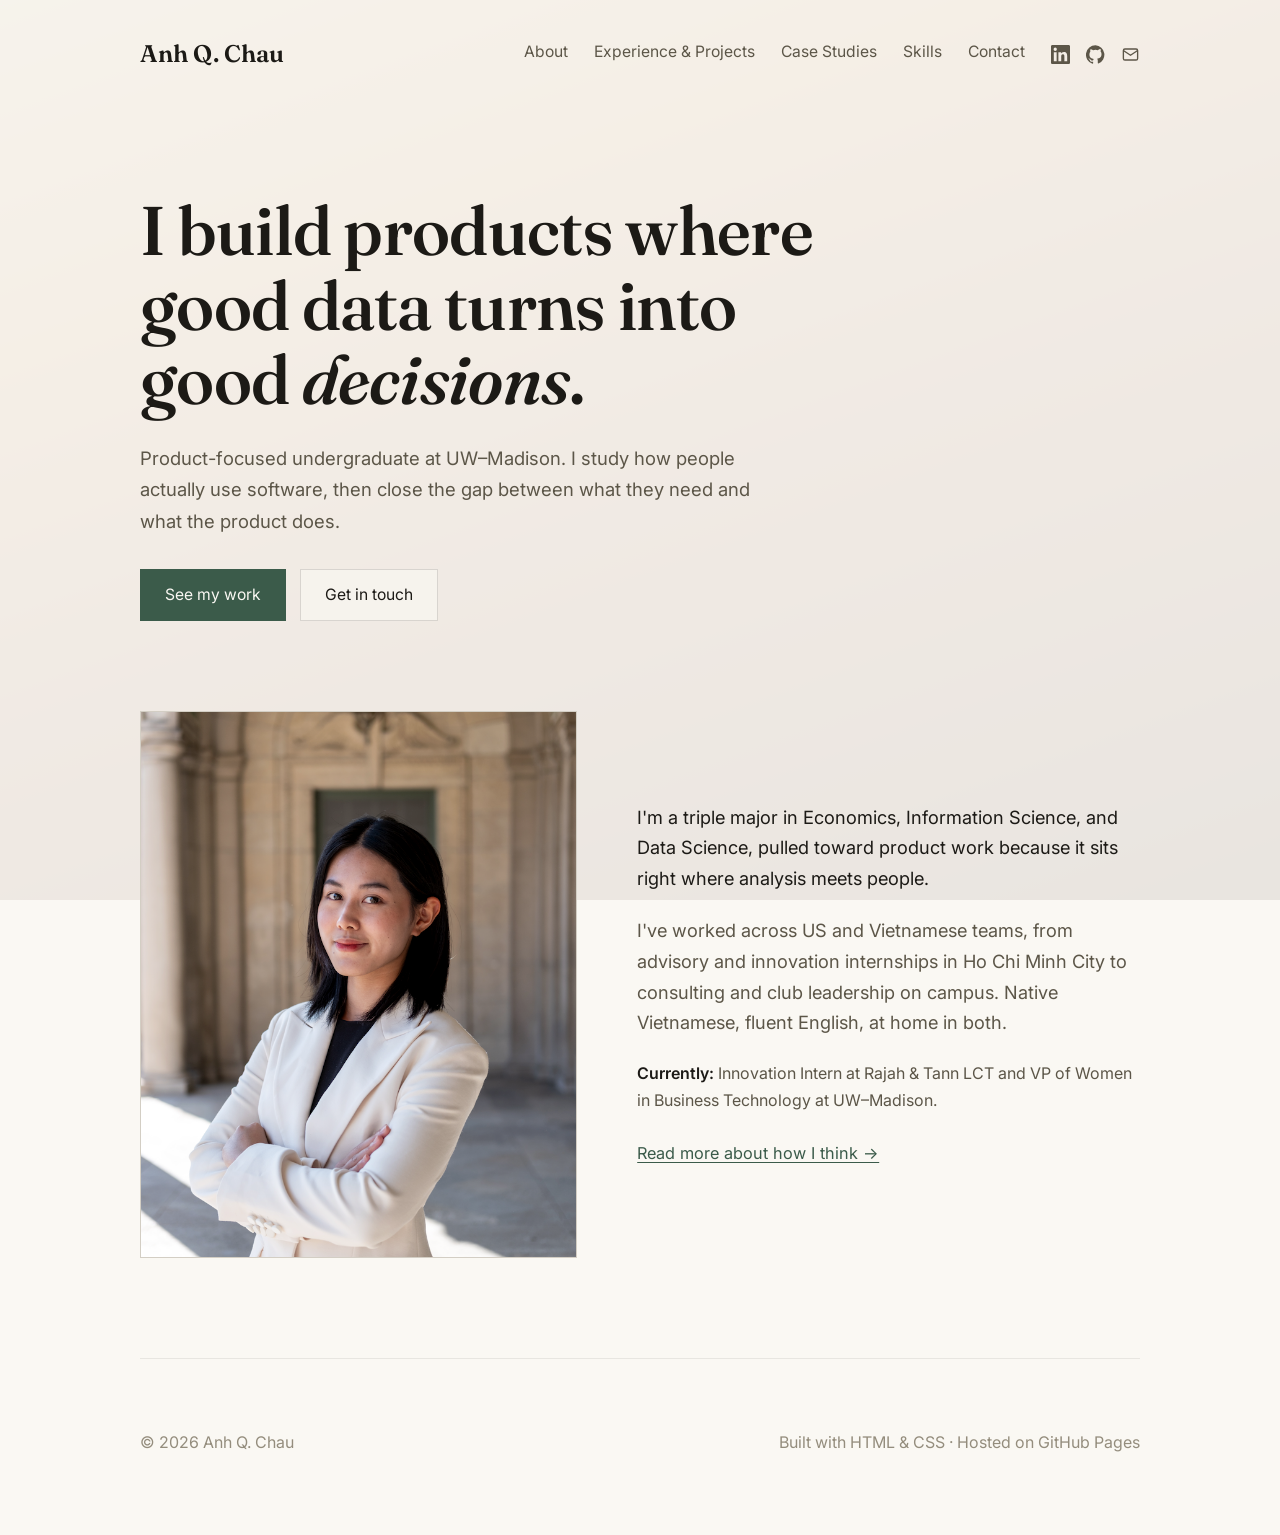
<file: index.html>
<!DOCTYPE html>
<html lang="en">
<head>
<meta charset="UTF-8">
<meta name="viewport" content="width=device-width, initial-scale=1.0">
<title>Anh Q. Chau</title>
<meta name="description" content="Anh Q. Chau — Economics, Information Science &amp; Data Science at UW–Madison. Product-focused portfolio.">
<link rel="preconnect" href="https://fonts.googleapis.com">
<link rel="preconnect" href="https://fonts.gstatic.com" crossorigin>
<link href="https://fonts.googleapis.com/css2?family=Fraunces:ital,opsz,wght@0,9..144,400;0,9..144,500;0,9..144,600;0,9..144,700;1,9..144,400;1,9..144,500&family=Inter:wght@400;500;600;700&display=swap" rel="stylesheet">
<link rel="stylesheet" href="styles.css">
</head>
<body>

<div class="site-backdrop" aria-hidden="true"></div>
<div class="site-scrim" aria-hidden="true"></div>

<div class="wrap" id="top">

  <nav class="site-nav">
    <div class="nav-inner">
      <a href="index.html" class="brand">Anh Q. Chau</a>
      <div class="nav-right">
        <div class="nav-links">
          <a href="about.html">About</a>
          <a href="experience.html">Experience &amp; Projects</a>
          <a href="projects.html">Case Studies</a>
          <a href="skills.html">Skills</a>
          <a href="contact.html">Contact</a>
        </div>
        <div class="nav-social">
          <a href="https://linkedin.com/in/anhqchau" target="_blank" rel="noopener" aria-label="LinkedIn"><svg viewBox="0 0 24 24" fill="currentColor"><path d="M20.45 20.45h-3.56v-5.57c0-1.33-.02-3.04-1.85-3.04-1.85 0-2.13 1.45-2.13 2.94v5.67H9.35V9h3.42v1.56h.05c.48-.9 1.64-1.85 3.37-1.85 3.6 0 4.27 2.37 4.27 5.46v6.28zM5.34 7.43a2.07 2.07 0 1 1 0-4.14 2.07 2.07 0 0 1 0 4.14zM7.12 20.45H3.55V9h3.57v11.45zM22.22 0H1.77C.79 0 0 .77 0 1.73v20.54C0 23.22.79 24 1.77 24h20.45c.98 0 1.78-.78 1.78-1.73V1.73C24 .77 23.2 0 22.22 0z"/></svg></a>
          <a href="https://github.com/anhqchau" target="_blank" rel="noopener" aria-label="GitHub"><svg viewBox="0 0 24 24" fill="currentColor"><path d="M12 .3a12 12 0 0 0-3.8 23.4c.6.1.8-.3.8-.6v-2c-3.3.7-4-1.6-4-1.6-.6-1.4-1.4-1.8-1.4-1.8-1-.7.1-.7.1-.7 1.2 0 1.9 1.2 1.9 1.2 1 1.8 2.8 1.3 3.5 1 .1-.8.4-1.3.7-1.6-2.7-.3-5.5-1.3-5.5-5.9 0-1.3.5-2.4 1.2-3.2 0-.4-.5-1.6.2-3.2 0 0 1-.3 3.3 1.2a11.5 11.5 0 0 1 6 0C17.3 4.7 18.3 5 18.3 5c.7 1.6.2 2.8.1 3.2.8.8 1.2 1.9 1.2 3.2 0 4.6-2.8 5.6-5.5 5.9.4.4.8 1.1.8 2.2v3.3c0 .3.2.7.8.6A12 12 0 0 0 12 .3"/></svg></a>
          <a href="mailto:qchau@wisc.edu" aria-label="Email"><svg viewBox="0 0 24 24" fill="none" stroke="currentColor" stroke-width="1.7"><rect x="3" y="5" width="18" height="14" rx="2"/><path d="m3 7 9 6 9-6"/></svg></a>
        </div>
      </div>
    </div>
  </nav>

  <header class="hero">
    <h1 class="serif">I build products where good data turns into good <em>decisions</em>.</h1>
    <p class="lead muted" style="margin-top:26px; max-width:52ch;">Product-focused undergraduate at UW–Madison. I study how people actually use software, then close the gap between what they need and what the product does.</p>
    <div class="btn-row" style="margin-top:32px;">
      <a href="experience.html" class="btn btn-accent">See my work</a>
      <a href="contact.html" class="btn">Get in touch</a>
    </div>
  </header>

  <section class="intro no-top" id="about-preview">
    <div class="portrait">
      <img src="photo.jpg" alt="Anh Q. Chau" onerror="this.style.display='none'; this.parentElement.classList.add('portrait--empty');">
      <span class="portrait-fallback">AC</span>
    </div>
    <div class="bio">
      <p>I'm a triple major in Economics, Information Science, and Data Science, pulled toward product work because it sits right where analysis meets people.</p>
      <p class="muted">I've worked across US and Vietnamese teams, from advisory and innovation internships in Ho Chi Minh City to consulting and club leadership on campus. Native Vietnamese, fluent English, at home in both.</p>
      <p class="now"><strong>Currently:</strong> Innovation Intern at Rajah &amp; Tann LCT and VP of Women in Business Technology at UW–Madison.</p>
      <div class="bio-social">
        <a href="about.html" style="font-size:1.02rem; color: var(--accent); text-decoration: underline; text-underline-offset: 3px;">Read more about how I think →</a>
      </div>
    </div>
  </section>

  <footer class="site-foot">
    <span>© <span id="year"></span> Anh Q. Chau</span>
    <span>Built with HTML &amp; CSS · Hosted on GitHub Pages</span>
  </footer>

</div>

<script>document.getElementById('year').textContent = new Date().getFullYear();</script>
</body>
</html>
</file>
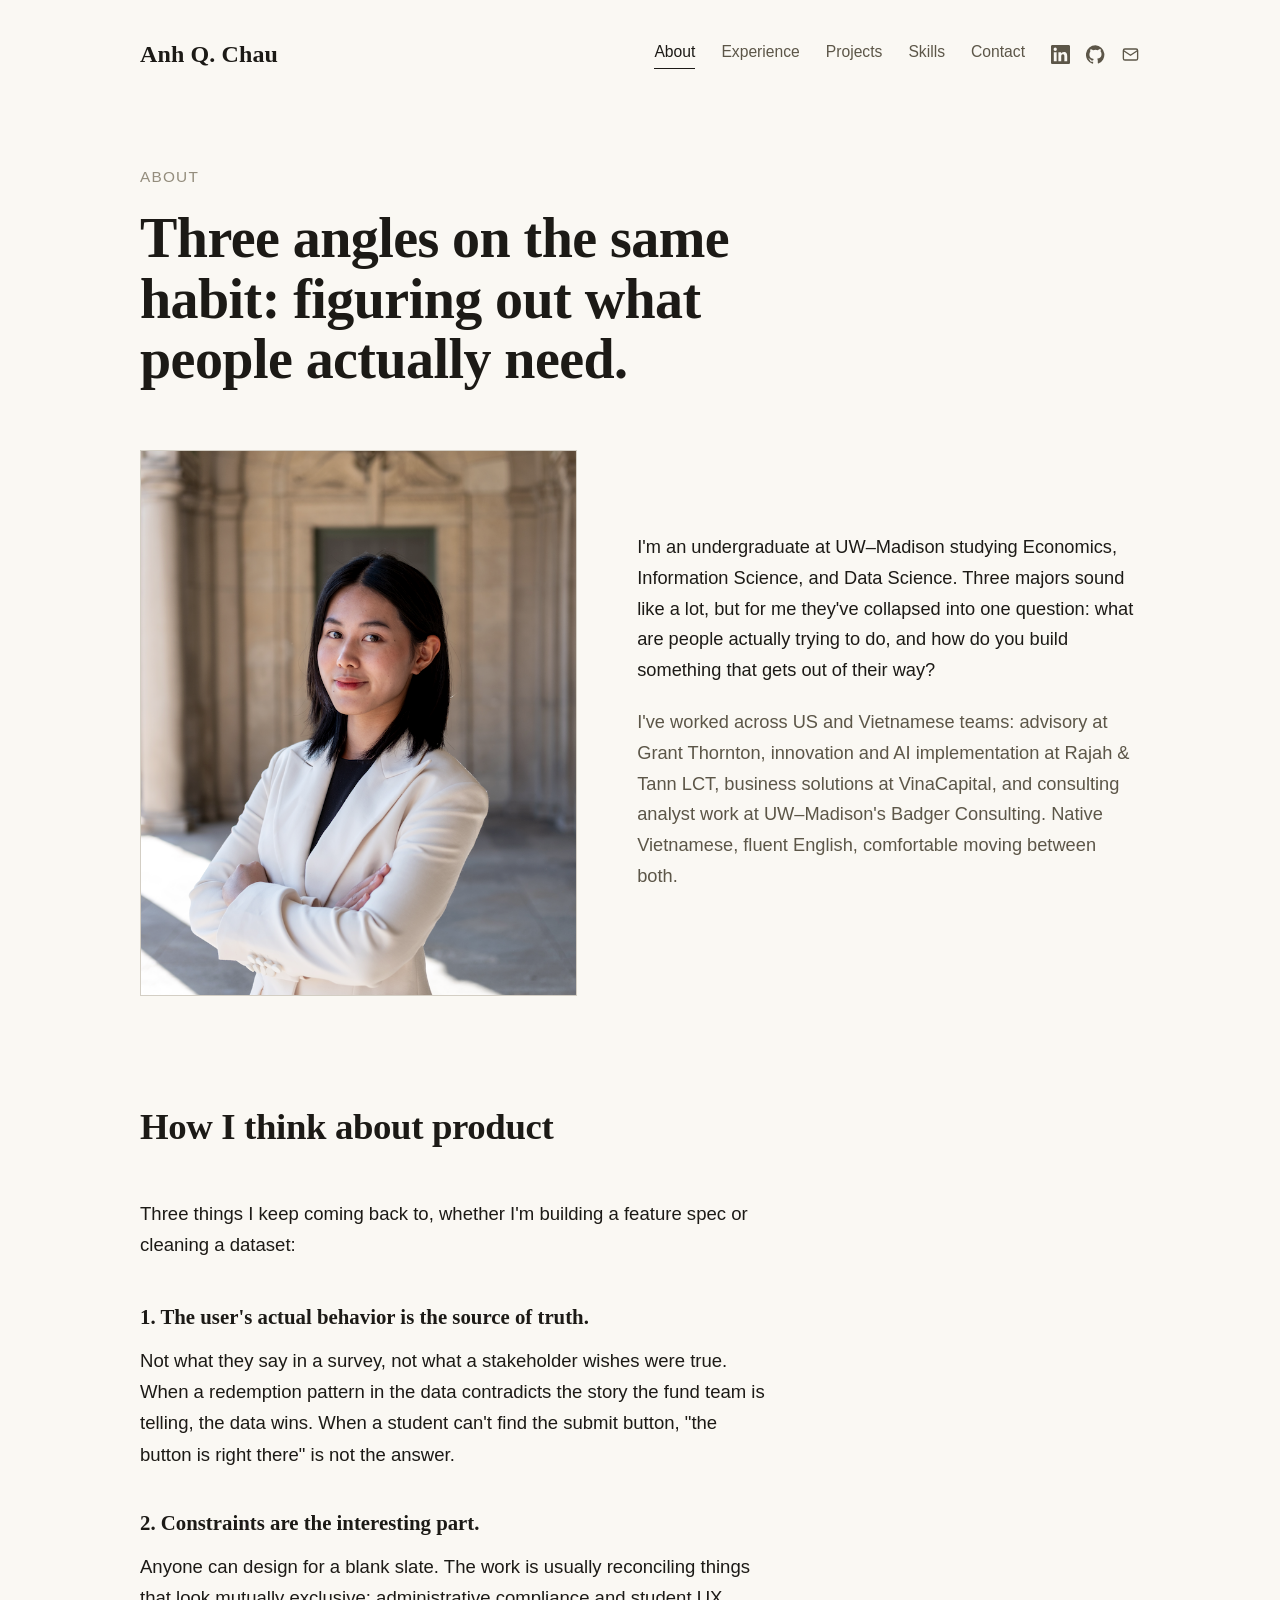
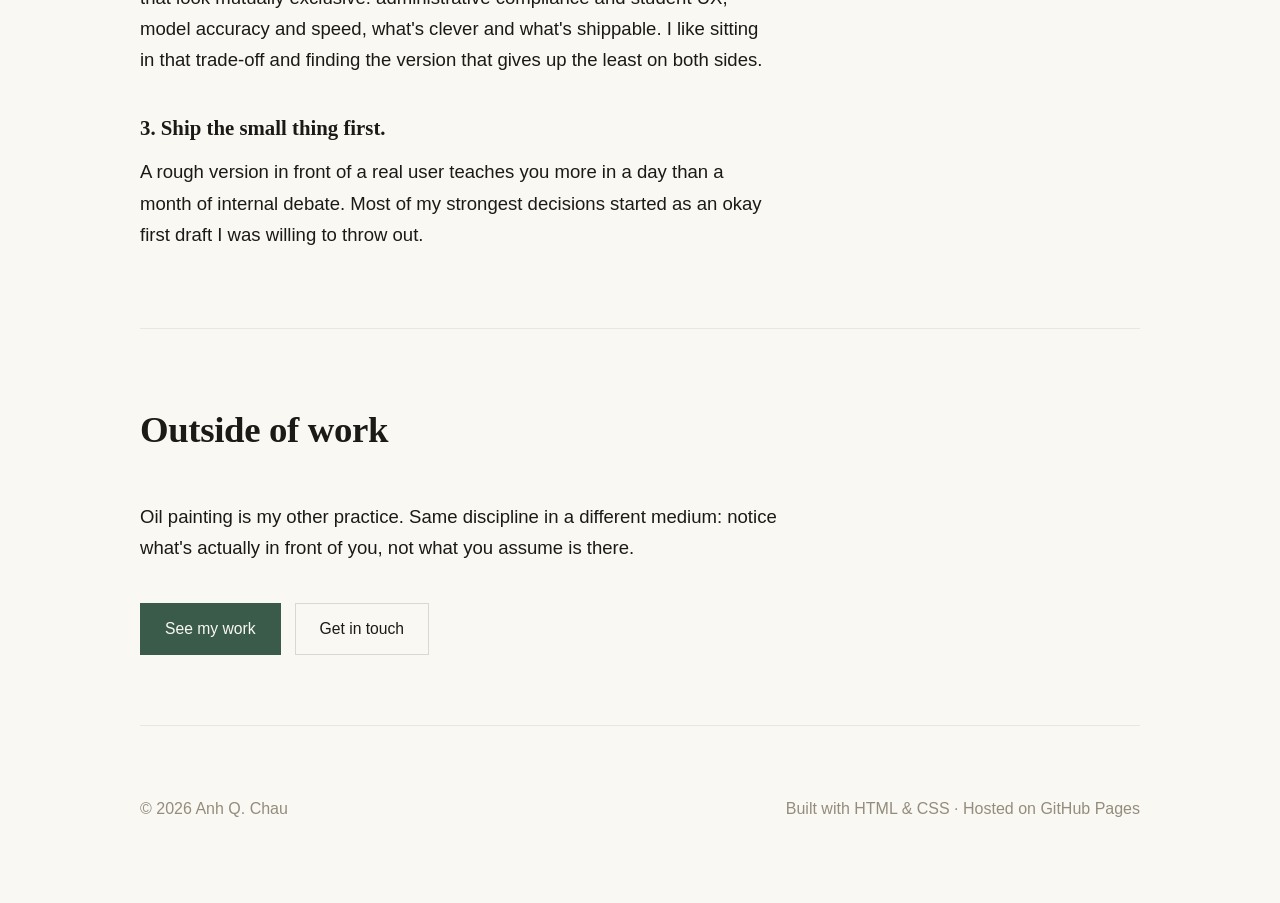
<file: About.html>
<!DOCTYPE html>
<html lang="en">
<head>
<meta charset="UTF-8">
<meta name="viewport" content="width=device-width, initial-scale=1.0">
<title>About · Anh Q. Chau</title>
<meta name="description" content="How I think about product, and how I got here.">
<link rel="preconnect" href="https://fonts.googleapis.com">
<link rel="preconnect" href="https://fonts.gstatic.com" crossorigin>
<link href="https://fonts.googleapis.com/css2?family=Playfair+Display:ital,wght@0,400;0,500;0,600;1,400;1,500&family=Newsreader:ital,opsz,wght@0,6..72,400;0,6..72,500;1,6..72,400&display=swap" rel="stylesheet">
<link rel="stylesheet" href="styles.css">
</head>
<body>

<div class="wrap" id="top">

  <nav class="site-nav">
    <div class="nav-inner">
      <a href="index.html" class="brand">Anh Q. Chau</a>
      <div class="nav-right">
        <div class="nav-links">
          <a href="about.html" class="active">About</a>
          <a href="experience.html">Experience</a>
          <a href="projects.html">Projects</a>
          <a href="skills.html">Skills</a>
          <a href="contact.html">Contact</a>
        </div>
        <div class="nav-social">
          <a href="https://linkedin.com/in/anhqchau" target="_blank" rel="noopener" aria-label="LinkedIn"><svg viewBox="0 0 24 24" fill="currentColor"><path d="M20.45 20.45h-3.56v-5.57c0-1.33-.02-3.04-1.85-3.04-1.85 0-2.13 1.45-2.13 2.94v5.67H9.35V9h3.42v1.56h.05c.48-.9 1.64-1.85 3.37-1.85 3.6 0 4.27 2.37 4.27 5.46v6.28zM5.34 7.43a2.07 2.07 0 1 1 0-4.14 2.07 2.07 0 0 1 0 4.14zM7.12 20.45H3.55V9h3.57v11.45zM22.22 0H1.77C.79 0 0 .77 0 1.73v20.54C0 23.22.79 24 1.77 24h20.45c.98 0 1.78-.78 1.78-1.73V1.73C24 .77 23.2 0 22.22 0z"/></svg></a>
          <a href="https://github.com/anhqchau" target="_blank" rel="noopener" aria-label="GitHub"><svg viewBox="0 0 24 24" fill="currentColor"><path d="M12 .3a12 12 0 0 0-3.8 23.4c.6.1.8-.3.8-.6v-2c-3.3.7-4-1.6-4-1.6-.6-1.4-1.4-1.8-1.4-1.8-1-.7.1-.7.1-.7 1.2 0 1.9 1.2 1.9 1.2 1 1.8 2.8 1.3 3.5 1 .1-.8.4-1.3.7-1.6-2.7-.3-5.5-1.3-5.5-5.9 0-1.3.5-2.4 1.2-3.2 0-.4-.5-1.6.2-3.2 0 0 1-.3 3.3 1.2a11.5 11.5 0 0 1 6 0C17.3 4.7 18.3 5 18.3 5c.7 1.6.2 2.8.1 3.2.8.8 1.2 1.9 1.2 3.2 0 4.6-2.8 5.6-5.5 5.9.4.4.8 1.1.8 2.2v3.3c0 .3.2.7.8.6A12 12 0 0 0 12 .3"/></svg></a>
          <a href="mailto:qchau@wisc.edu" aria-label="Email"><svg viewBox="0 0 24 24" fill="none" stroke="currentColor" stroke-width="1.7"><rect x="3" y="5" width="18" height="14" rx="2"/><path d="m3 7 9 6 9-6"/></svg></a>
        </div>
      </div>
    </div>
  </nav>

  <header class="page-head">
    <span class="page-eyebrow">About</span>
    <h1 class="page-title serif">Three angles on the same habit: figuring out what people actually need.</h1>
  </header>

  <div class="intro no-top" style="padding-top: 20px;">
    <div class="portrait">
      <img src="photo.jpg" alt="Anh Q. Chau" onerror="this.style.display='none'; this.parentElement.classList.add('portrait--empty');">
      <span class="portrait-fallback">AC</span>
    </div>
    <div class="bio">
      <p>I'm an undergraduate at UW–Madison studying Economics, Information Science, and Data Science. Three majors sound like a lot, but for me they've collapsed into one question: what are people actually trying to do, and how do you build something that gets out of their way?</p>
      <p class="muted">I've worked across US and Vietnamese teams: advisory at Grant Thornton, innovation and AI implementation at Rajah &amp; Tann LCT, business solutions at VinaCapital, and consulting analyst work at UW–Madison's Badger Consulting. Native Vietnamese, fluent English, comfortable moving between both.</p>
    </div>
  </div>

  <section class="no-top" style="padding-top: 0;">
    <h2 class="sec-head serif">How I think about product</h2>
    <p class="lead">Three things I keep coming back to, whether I'm building a feature spec or cleaning a dataset:</p>

    <div style="max-width: 66ch;">
      <h3 class="serif" style="font-size:1.3rem; margin-top: 40px; margin-bottom: 10px;">1. The user's actual behavior is the source of truth.</h3>
      <p class="lead" style="margin-bottom: 8px;">Not what they say in a survey, not what a stakeholder wishes were true. When a redemption pattern in the data contradicts the story the fund team is telling, the data wins. When a student can't find the submit button, "the button is right there" is not the answer.</p>

      <h3 class="serif" style="font-size:1.3rem; margin-top: 36px; margin-bottom: 10px;">2. Constraints are the interesting part.</h3>
      <p class="lead" style="margin-bottom: 8px;">Anyone can design for a blank slate. The work is usually reconciling things that look mutually exclusive: administrative compliance and student UX, model accuracy and speed, what's clever and what's shippable. I like sitting in that trade-off and finding the version that gives up the least on both sides.</p>

      <h3 class="serif" style="font-size:1.3rem; margin-top: 36px; margin-bottom: 10px;">3. Ship the small thing first.</h3>
      <p class="lead" style="margin-bottom: 8px;">A rough version in front of a real user teaches you more in a day than a month of internal debate. Most of my strongest decisions started as an okay first draft I was willing to throw out.</p>
    </div>
  </section>

  <section>
    <h2 class="sec-head serif">Outside of work</h2>
    <p class="lead">Oil painting is my other practice. Same discipline in a different medium: notice what's actually in front of you, not what you assume is there.</p>

    <div class="btn-row" style="margin-top: 40px;">
      <a href="experience.html" class="btn btn-accent">See my work</a>
      <a href="contact.html" class="btn">Get in touch</a>
    </div>
  </section>

  <footer class="site-foot">
    <span>© <span id="year"></span> Anh Q. Chau</span>
    <span>Built with HTML &amp; CSS · Hosted on GitHub Pages</span>
  </footer>

</div>

<script>document.getElementById('year').textContent = new Date().getFullYear();</script>
</body>
</html>
</file>
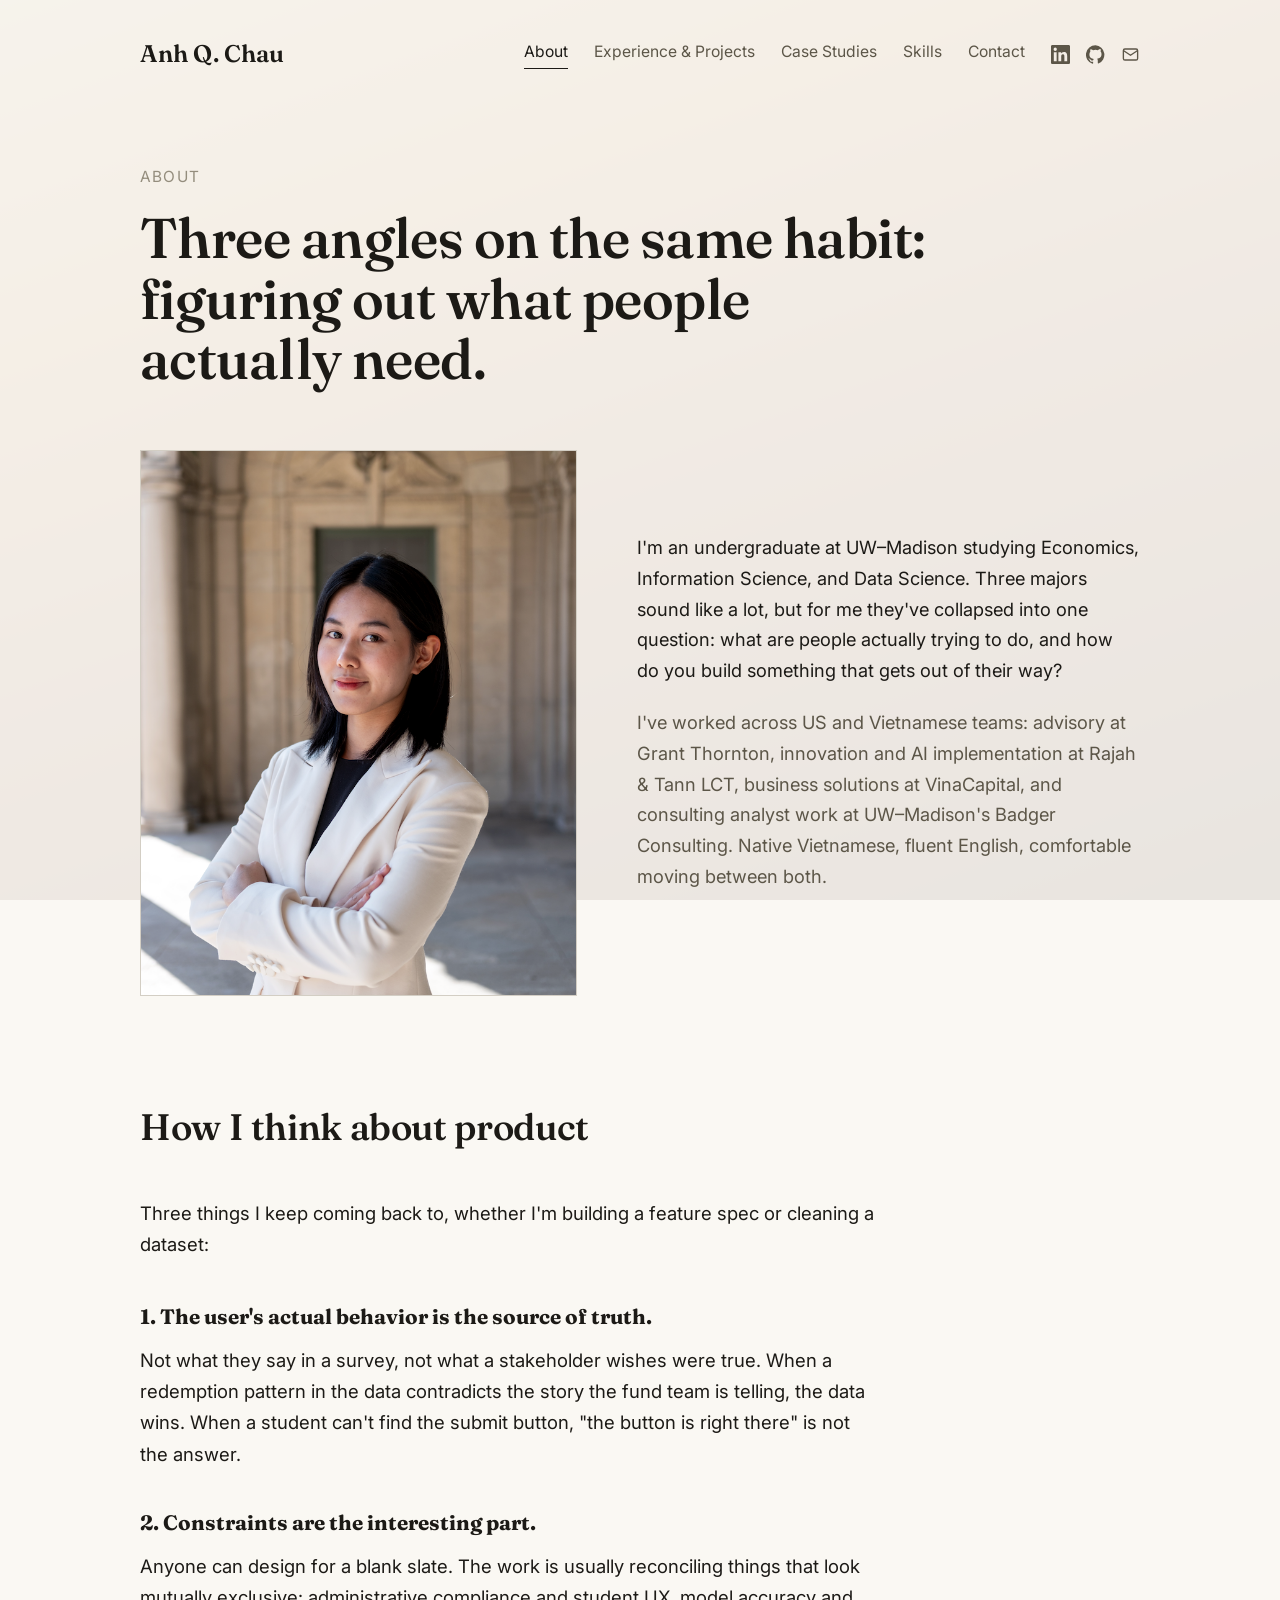
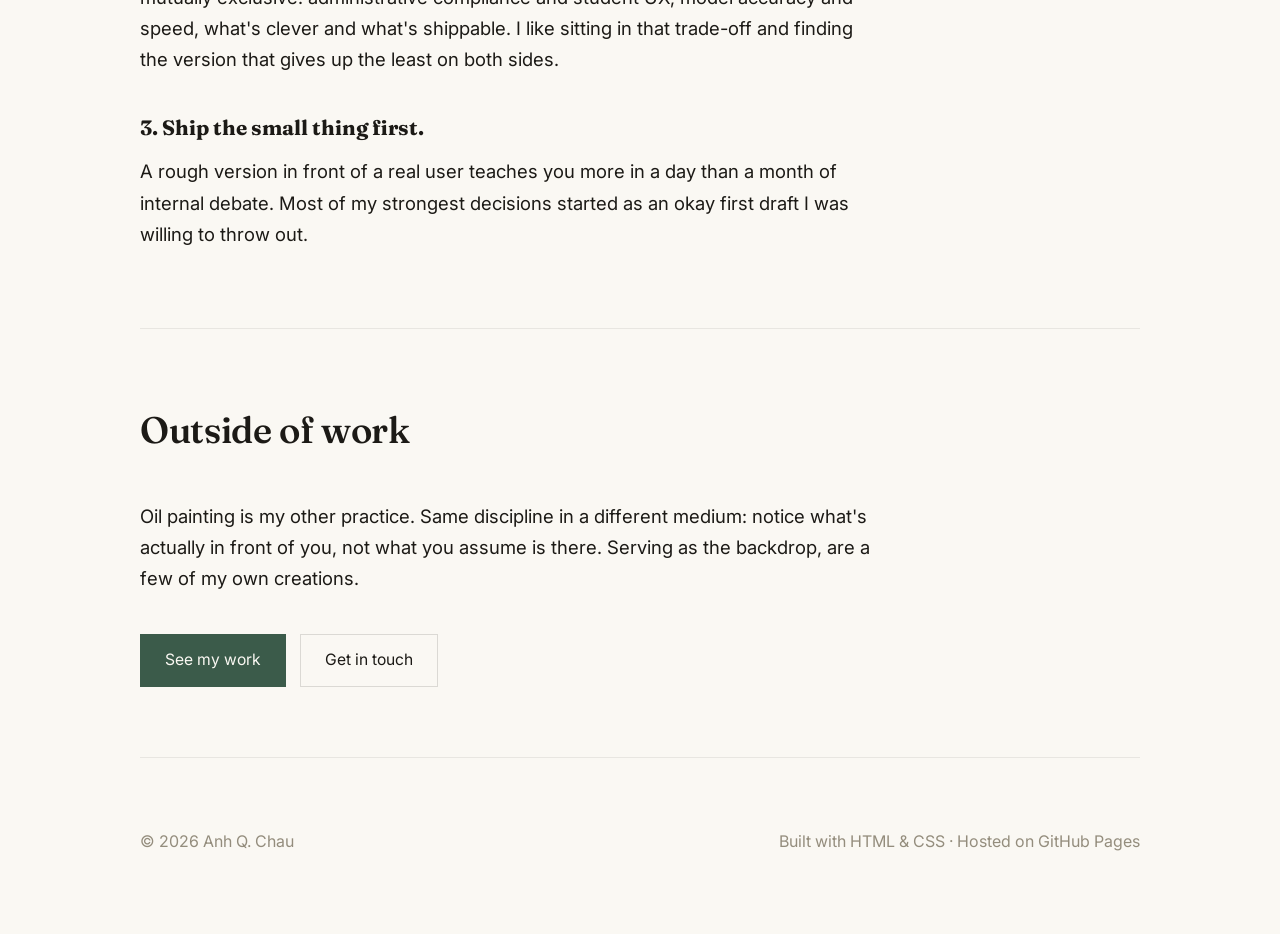
<file: about.html>
<!DOCTYPE html>
<html lang="en">
<head>
<meta charset="UTF-8">
<meta name="viewport" content="width=device-width, initial-scale=1.0">
<title>About · Anh Q. Chau</title>
<meta name="description" content="How I think about product, and how I got here.">
<link rel="preconnect" href="https://fonts.googleapis.com">
<link rel="preconnect" href="https://fonts.gstatic.com" crossorigin>
<link href="https://fonts.googleapis.com/css2?family=Fraunces:ital,opsz,wght@0,9..144,400;0,9..144,500;0,9..144,600;0,9..144,700;1,9..144,400;1,9..144,500&family=Inter:wght@400;500;600;700&display=swap" rel="stylesheet">
<link rel="stylesheet" href="styles.css">
</head>
<body>

<div class="site-backdrop" aria-hidden="true"></div>
<div class="site-scrim" aria-hidden="true"></div>

<div class="wrap" id="top">

  <nav class="site-nav">
    <div class="nav-inner">
      <a href="index.html" class="brand">Anh Q. Chau</a>
      <div class="nav-right">
        <div class="nav-links">
          <a href="about.html" class="active">About</a>
          <a href="experience.html">Experience &amp; Projects</a>
          <a href="projects.html">Case Studies</a>
          <a href="skills.html">Skills</a>
          <a href="contact.html">Contact</a>
        </div>
        <div class="nav-social">
          <a href="https://linkedin.com/in/anhqchau" target="_blank" rel="noopener" aria-label="LinkedIn"><svg viewBox="0 0 24 24" fill="currentColor"><path d="M20.45 20.45h-3.56v-5.57c0-1.33-.02-3.04-1.85-3.04-1.85 0-2.13 1.45-2.13 2.94v5.67H9.35V9h3.42v1.56h.05c.48-.9 1.64-1.85 3.37-1.85 3.6 0 4.27 2.37 4.27 5.46v6.28zM5.34 7.43a2.07 2.07 0 1 1 0-4.14 2.07 2.07 0 0 1 0 4.14zM7.12 20.45H3.55V9h3.57v11.45zM22.22 0H1.77C.79 0 0 .77 0 1.73v20.54C0 23.22.79 24 1.77 24h20.45c.98 0 1.78-.78 1.78-1.73V1.73C24 .77 23.2 0 22.22 0z"/></svg></a>
          <a href="https://github.com/anhqchau" target="_blank" rel="noopener" aria-label="GitHub"><svg viewBox="0 0 24 24" fill="currentColor"><path d="M12 .3a12 12 0 0 0-3.8 23.4c.6.1.8-.3.8-.6v-2c-3.3.7-4-1.6-4-1.6-.6-1.4-1.4-1.8-1.4-1.8-1-.7.1-.7.1-.7 1.2 0 1.9 1.2 1.9 1.2 1 1.8 2.8 1.3 3.5 1 .1-.8.4-1.3.7-1.6-2.7-.3-5.5-1.3-5.5-5.9 0-1.3.5-2.4 1.2-3.2 0-.4-.5-1.6.2-3.2 0 0 1-.3 3.3 1.2a11.5 11.5 0 0 1 6 0C17.3 4.7 18.3 5 18.3 5c.7 1.6.2 2.8.1 3.2.8.8 1.2 1.9 1.2 3.2 0 4.6-2.8 5.6-5.5 5.9.4.4.8 1.1.8 2.2v3.3c0 .3.2.7.8.6A12 12 0 0 0 12 .3"/></svg></a>
          <a href="mailto:qchau@wisc.edu" aria-label="Email"><svg viewBox="0 0 24 24" fill="none" stroke="currentColor" stroke-width="1.7"><rect x="3" y="5" width="18" height="14" rx="2"/><path d="m3 7 9 6 9-6"/></svg></a>
        </div>
      </div>
    </div>
  </nav>

  <header class="page-head">
    <span class="page-eyebrow">About</span>
    <h1 class="page-title serif">Three angles on the same habit: figuring out what people actually need.</h1>
  </header>

  <div class="intro no-top" style="padding-top: 20px;">
    <div class="portrait">
      <img src="photo.jpg" alt="Anh Q. Chau" onerror="this.style.display='none'; this.parentElement.classList.add('portrait--empty');">
      <span class="portrait-fallback">AC</span>
    </div>
    <div class="bio">
      <p>I'm an undergraduate at UW–Madison studying Economics, Information Science, and Data Science. Three majors sound like a lot, but for me they've collapsed into one question: what are people actually trying to do, and how do you build something that gets out of their way?</p>
      <p class="muted">I've worked across US and Vietnamese teams: advisory at Grant Thornton, innovation and AI implementation at Rajah &amp; Tann LCT, business solutions at VinaCapital, and consulting analyst work at UW–Madison's Badger Consulting. Native Vietnamese, fluent English, comfortable moving between both.</p>
    </div>
  </div>

  <section class="no-top" style="padding-top: 0;">
    <h2 class="sec-head serif">How I think about product</h2>
    <p class="lead">Three things I keep coming back to, whether I'm building a feature spec or cleaning a dataset:</p>

    <div style="max-width: 66ch;">
      <h3 class="serif" style="font-size:1.3rem; margin-top: 40px; margin-bottom: 10px;">1. The user's actual behavior is the source of truth.</h3>
      <p class="lead" style="margin-bottom: 8px;">Not what they say in a survey, not what a stakeholder wishes were true. When a redemption pattern in the data contradicts the story the fund team is telling, the data wins. When a student can't find the submit button, "the button is right there" is not the answer.</p>

      <h3 class="serif" style="font-size:1.3rem; margin-top: 36px; margin-bottom: 10px;">2. Constraints are the interesting part.</h3>
      <p class="lead" style="margin-bottom: 8px;">Anyone can design for a blank slate. The work is usually reconciling things that look mutually exclusive: administrative compliance and student UX, model accuracy and speed, what's clever and what's shippable. I like sitting in that trade-off and finding the version that gives up the least on both sides.</p>

      <h3 class="serif" style="font-size:1.3rem; margin-top: 36px; margin-bottom: 10px;">3. Ship the small thing first.</h3>
      <p class="lead" style="margin-bottom: 8px;">A rough version in front of a real user teaches you more in a day than a month of internal debate. Most of my strongest decisions started as an okay first draft I was willing to throw out.</p>
    </div>
  </section>

  <section>
    <h2 class="sec-head serif">Outside of work</h2>
    <p class="lead">Oil painting is my other practice. Same discipline in a different medium: notice what's actually in front of you, not what you assume is there. Serving as the backdrop, are a few of my own creations.</p>

    <div class="btn-row" style="margin-top: 40px;">
      <a href="experience.html" class="btn btn-accent">See my work</a>
      <a href="contact.html" class="btn">Get in touch</a>
    </div>
  </section>

  <footer class="site-foot">
    <span>© <span id="year"></span> Anh Q. Chau</span>
    <span>Built with HTML &amp; CSS · Hosted on GitHub Pages</span>
  </footer>

</div>

<script>document.getElementById('year').textContent = new Date().getFullYear();</script>
</body>
</html>
</file>
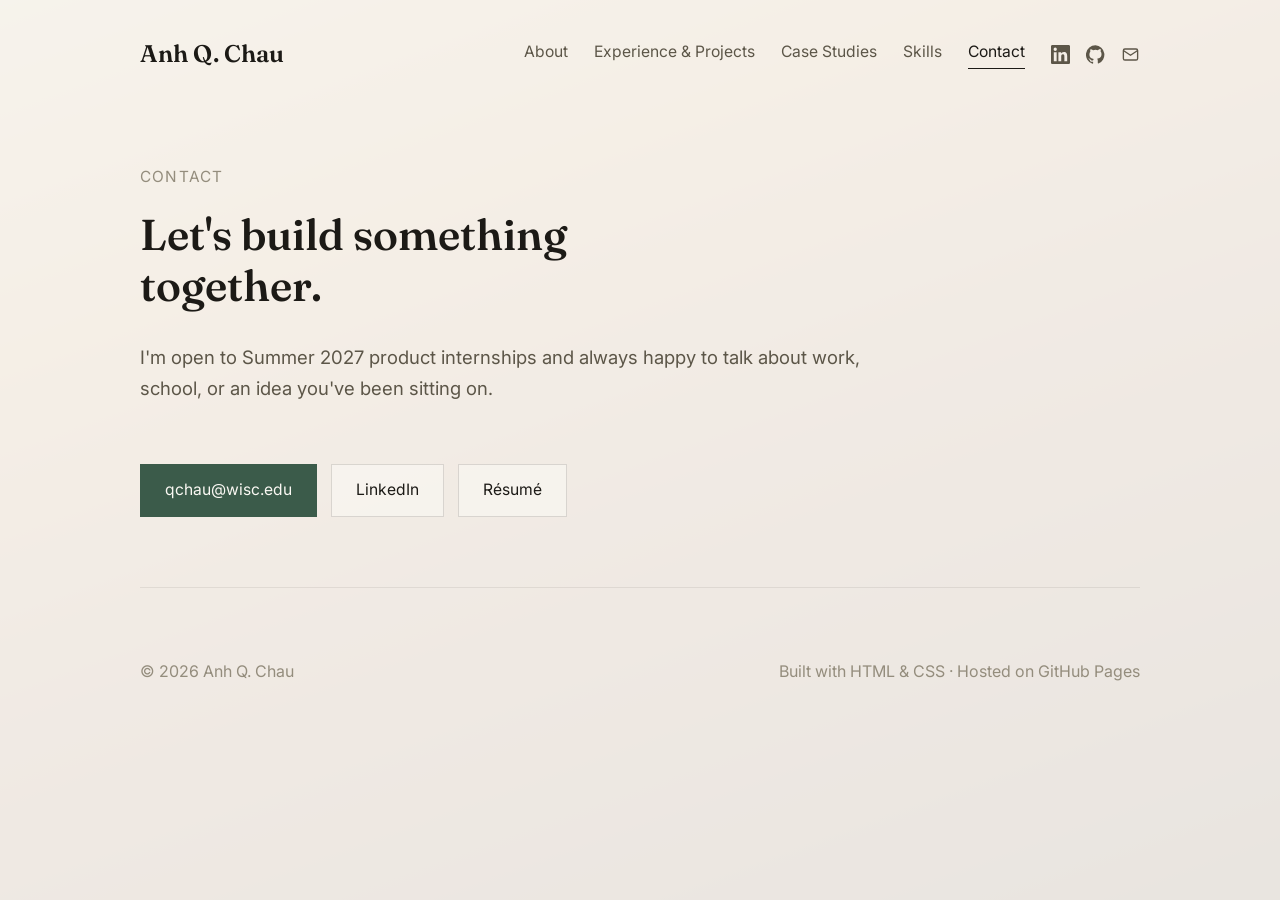
<file: contact.html>
<!DOCTYPE html>
<html lang="en">
<head>
<meta charset="UTF-8">
<meta name="viewport" content="width=device-width, initial-scale=1.0">
<title>Contact · Anh Q. Chau</title>
<meta name="description" content="Get in touch with Anh Q. Chau.">
<link rel="preconnect" href="https://fonts.googleapis.com">
<link rel="preconnect" href="https://fonts.gstatic.com" crossorigin>
<link href="https://fonts.googleapis.com/css2?family=Fraunces:ital,opsz,wght@0,9..144,400;0,9..144,500;0,9..144,600;0,9..144,700;1,9..144,400;1,9..144,500&family=Inter:wght@400;500;600;700&display=swap" rel="stylesheet">
<link rel="stylesheet" href="styles.css">
</head>
<body>

<div class="site-backdrop" aria-hidden="true"></div>
<div class="site-scrim" aria-hidden="true"></div>

<div class="wrap" id="top">

  <nav class="site-nav">
    <div class="nav-inner">
      <a href="index.html" class="brand">Anh Q. Chau</a>
      <div class="nav-right">
        <div class="nav-links">
          <a href="about.html">About</a>
          <a href="experience.html">Experience &amp; Projects</a>
          <a href="projects.html">Case Studies</a>
          <a href="skills.html">Skills</a>
          <a href="contact.html" class="active">Contact</a>
        </div>
        <div class="nav-social">
          <a href="https://linkedin.com/in/anhqchau" target="_blank" rel="noopener" aria-label="LinkedIn"><svg viewBox="0 0 24 24" fill="currentColor"><path d="M20.45 20.45h-3.56v-5.57c0-1.33-.02-3.04-1.85-3.04-1.85 0-2.13 1.45-2.13 2.94v5.67H9.35V9h3.42v1.56h.05c.48-.9 1.64-1.85 3.37-1.85 3.6 0 4.27 2.37 4.27 5.46v6.28zM5.34 7.43a2.07 2.07 0 1 1 0-4.14 2.07 2.07 0 0 1 0 4.14zM7.12 20.45H3.55V9h3.57v11.45zM22.22 0H1.77C.79 0 0 .77 0 1.73v20.54C0 23.22.79 24 1.77 24h20.45c.98 0 1.78-.78 1.78-1.73V1.73C24 .77 23.2 0 22.22 0z"/></svg></a>
          <a href="https://github.com/anhqchau" target="_blank" rel="noopener" aria-label="GitHub"><svg viewBox="0 0 24 24" fill="currentColor"><path d="M12 .3a12 12 0 0 0-3.8 23.4c.6.1.8-.3.8-.6v-2c-3.3.7-4-1.6-4-1.6-.6-1.4-1.4-1.8-1.4-1.8-1-.7.1-.7.1-.7 1.2 0 1.9 1.2 1.9 1.2 1 1.8 2.8 1.3 3.5 1 .1-.8.4-1.3.7-1.6-2.7-.3-5.5-1.3-5.5-5.9 0-1.3.5-2.4 1.2-3.2 0-.4-.5-1.6.2-3.2 0 0 1-.3 3.3 1.2a11.5 11.5 0 0 1 6 0C17.3 4.7 18.3 5 18.3 5c.7 1.6.2 2.8.1 3.2.8.8 1.2 1.9 1.2 3.2 0 4.6-2.8 5.6-5.5 5.9.4.4.8 1.1.8 2.2v3.3c0 .3.2.7.8.6A12 12 0 0 0 12 .3"/></svg></a>
          <a href="mailto:qchau@wisc.edu" aria-label="Email"><svg viewBox="0 0 24 24" fill="none" stroke="currentColor" stroke-width="1.7"><rect x="3" y="5" width="18" height="14" rx="2"/><path d="m3 7 9 6 9-6"/></svg></a>
        </div>
      </div>
    </div>
  </nav>

  <header class="page-head">
    <span class="page-eyebrow">Contact</span>
    <p class="contact-lead serif" style="margin-top: 20px;">Let's build something together.</p>
    <p class="page-lede">I'm open to Summer 2027 product internships and always happy to talk about work, school, or an idea you've been sitting on.</p>
  </header>

  <section class="no-top" style="padding-top: 20px;">
    <div class="btn-row">
      <a href="mailto:qchau@wisc.edu" class="btn btn-accent">qchau@wisc.edu</a>
      <a href="https://linkedin.com/in/anhqchau" class="btn" target="_blank" rel="noopener">LinkedIn</a>
      <a href="resume.pdf" class="btn" target="_blank" rel="noopener">Résumé</a>
    </div>
  </section>

  <footer class="site-foot">
    <span>© <span id="year"></span> Anh Q. Chau</span>
    <span>Built with HTML &amp; CSS · Hosted on GitHub Pages</span>
  </footer>

</div>

<script>document.getElementById('year').textContent = new Date().getFullYear();</script>
</body>
</html>
</file>
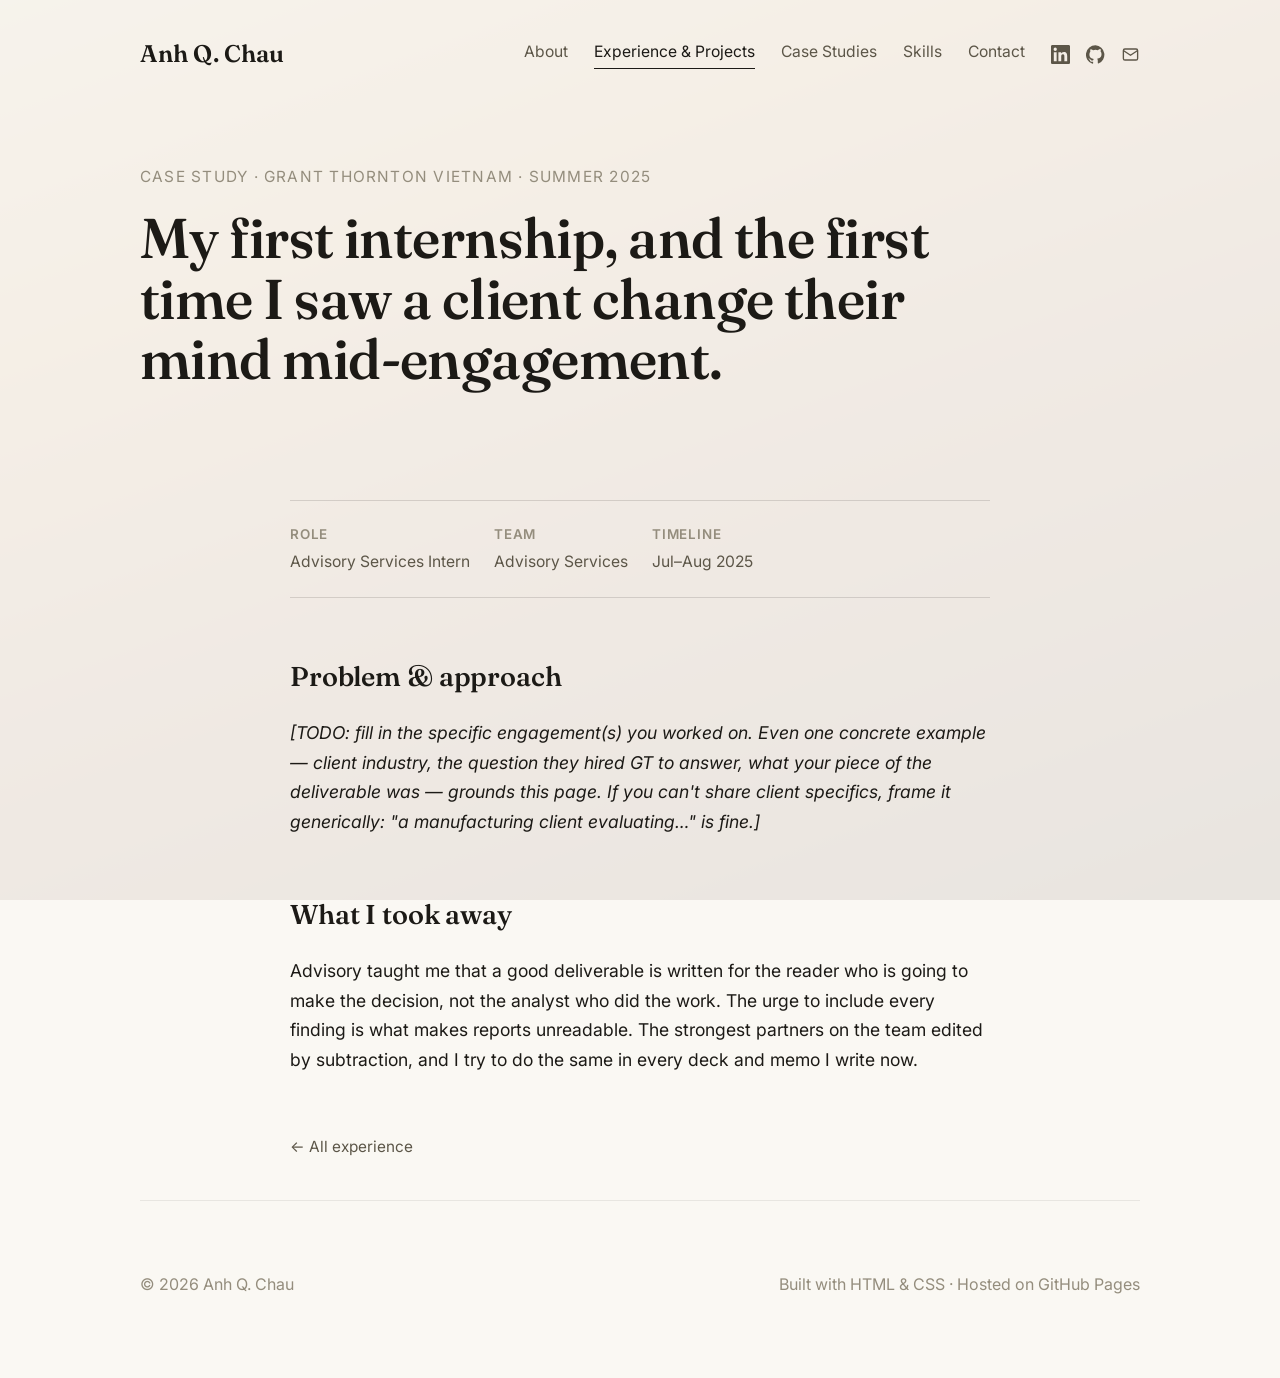
<file: experience-gt.html>
<!DOCTYPE html>
<html lang="en">
<head>
<meta charset="UTF-8">
<meta name="viewport" content="width=device-width, initial-scale=1.0">
<title>Grant Thornton Vietnam · Case Study · Anh Q. Chau</title>
<meta name="description" content="Advisory services internship at Grant Thornton Vietnam.">
<link rel="preconnect" href="https://fonts.googleapis.com">
<link rel="preconnect" href="https://fonts.gstatic.com" crossorigin>
<link href="https://fonts.googleapis.com/css2?family=Fraunces:ital,opsz,wght@0,9..144,400;0,9..144,500;0,9..144,600;0,9..144,700;1,9..144,400;1,9..144,500&family=Inter:wght@400;500;600;700&display=swap" rel="stylesheet">
<link rel="stylesheet" href="styles.css">
</head>
<body>

<div class="site-backdrop" aria-hidden="true"></div>
<div class="site-scrim" aria-hidden="true"></div>

<div class="wrap" id="top">

  <nav class="site-nav">
    <div class="nav-inner">
      <a href="index.html" class="brand">Anh Q. Chau</a>
      <div class="nav-right">
        <div class="nav-links">
          <a href="about.html">About</a>
          <a href="experience.html" class="active">Experience &amp; Projects</a>
          <a href="projects.html">Case Studies</a>
          <a href="skills.html">Skills</a>
          <a href="contact.html">Contact</a>
        </div>
        <div class="nav-social">
          <a href="https://linkedin.com/in/anhqchau" target="_blank" rel="noopener" aria-label="LinkedIn"><svg viewBox="0 0 24 24" fill="currentColor"><path d="M20.45 20.45h-3.56v-5.57c0-1.33-.02-3.04-1.85-3.04-1.85 0-2.13 1.45-2.13 2.94v5.67H9.35V9h3.42v1.56h.05c.48-.9 1.64-1.85 3.37-1.85 3.6 0 4.27 2.37 4.27 5.46v6.28zM5.34 7.43a2.07 2.07 0 1 1 0-4.14 2.07 2.07 0 0 1 0 4.14zM7.12 20.45H3.55V9h3.57v11.45zM22.22 0H1.77C.79 0 0 .77 0 1.73v20.54C0 23.22.79 24 1.77 24h20.45c.98 0 1.78-.78 1.78-1.73V1.73C24 .77 23.2 0 22.22 0z"/></svg></a>
          <a href="https://github.com/anhqchau" target="_blank" rel="noopener" aria-label="GitHub"><svg viewBox="0 0 24 24" fill="currentColor"><path d="M12 .3a12 12 0 0 0-3.8 23.4c.6.1.8-.3.8-.6v-2c-3.3.7-4-1.6-4-1.6-.6-1.4-1.4-1.8-1.4-1.8-1-.7.1-.7.1-.7 1.2 0 1.9 1.2 1.9 1.2 1 1.8 2.8 1.3 3.5 1 .1-.8.4-1.3.7-1.6-2.7-.3-5.5-1.3-5.5-5.9 0-1.3.5-2.4 1.2-3.2 0-.4-.5-1.6.2-3.2 0 0 1-.3 3.3 1.2a11.5 11.5 0 0 1 6 0C17.3 4.7 18.3 5 18.3 5c.7 1.6.2 2.8.1 3.2.8.8 1.2 1.9 1.2 3.2 0 4.6-2.8 5.6-5.5 5.9.4.4.8 1.1.8 2.2v3.3c0 .3.2.7.8.6A12 12 0 0 0 12 .3"/></svg></a>
          <a href="mailto:qchau@wisc.edu" aria-label="Email"><svg viewBox="0 0 24 24" fill="none" stroke="currentColor" stroke-width="1.7"><rect x="3" y="5" width="18" height="14" rx="2"/><path d="m3 7 9 6 9-6"/></svg></a>
        </div>
      </div>
    </div>
  </nav>

  <header class="page-head">
    <span class="page-eyebrow">Case Study · Grant Thornton Vietnam · Summer 2025</span>
    <h1 class="page-title serif">My first internship, and the first time I saw a client change their mind mid-engagement.</h1>
  </header>

  <div class="case-body">
    <div class="case-meta">
      <div><strong>Role</strong>Advisory Services Intern</div>
      <div><strong>Team</strong>Advisory Services</div>
      <div><strong>Timeline</strong>Jul–Aug 2025</div>
    </div>

    <h2 class="serif">Problem &amp; approach</h2>
    <p><em>[TODO: fill in the specific engagement(s) you worked on. Even one concrete example — client industry, the question they hired GT to answer, what your piece of the deliverable was — grounds this page. If you can't share client specifics, frame it generically: "a manufacturing client evaluating…" is fine.]</em></p>

    <h2 class="serif">What I took away</h2>
    <p>Advisory taught me that a good deliverable is written for the reader who is going to make the decision, not the analyst who did the work. The urge to include every finding is what makes reports unreadable. The strongest partners on the team edited by subtraction, and I try to do the same in every deck and memo I write now.</p>

    <a href="experience.html" class="back-link">All experience</a>
  </div>

  <footer class="site-foot">
    <span>© <span id="year"></span> Anh Q. Chau</span>
    <span>Built with HTML &amp; CSS · Hosted on GitHub Pages</span>
  </footer>

</div>

<script>document.getElementById('year').textContent = new Date().getFullYear();</script>
</body>
</html>
</file>
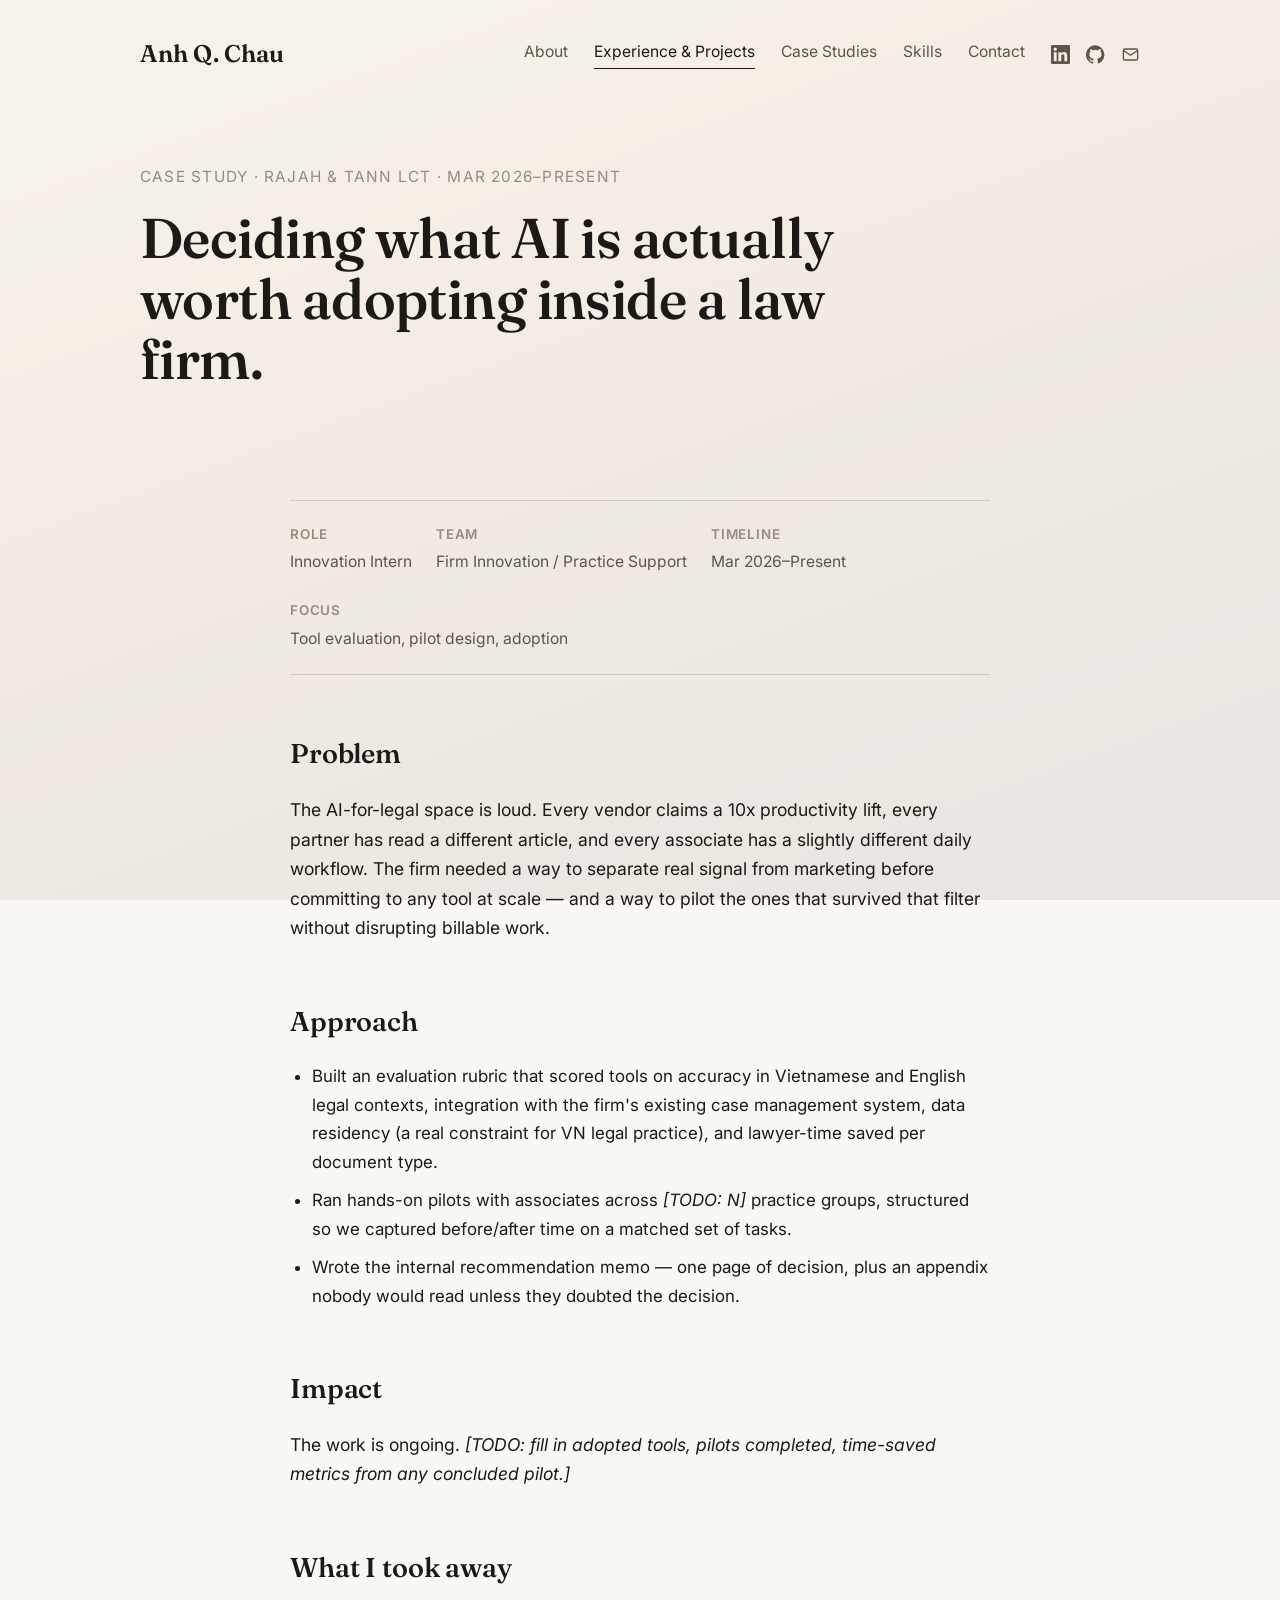
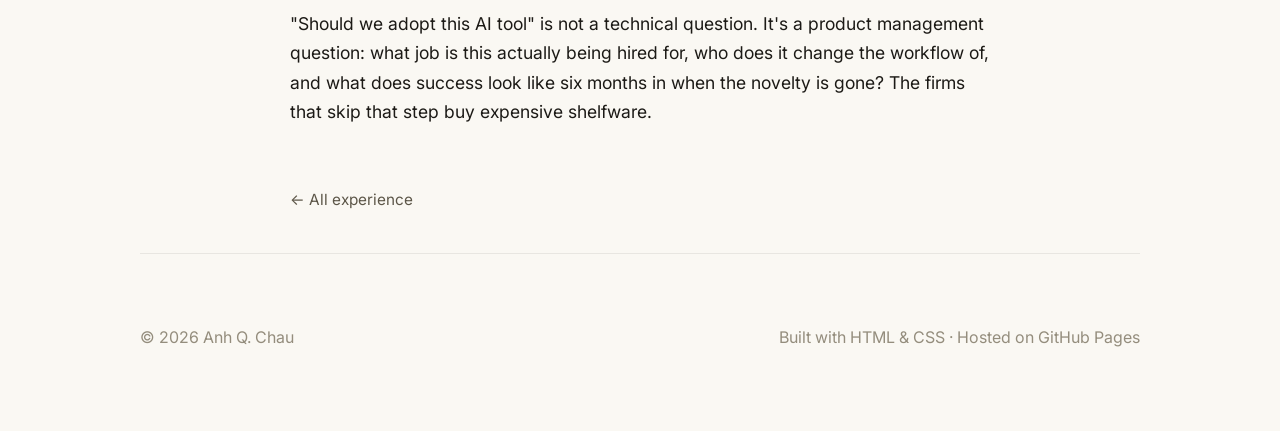
<file: experience-rt.html>
<!DOCTYPE html>
<html lang="en">
<head>
<meta charset="UTF-8">
<meta name="viewport" content="width=device-width, initial-scale=1.0">
<title>Rajah &amp; Tann LCT · Case Study · Anh Q. Chau</title>
<meta name="description" content="AI implementation and tool evaluation at a leading Vietnamese law firm.">
<link rel="preconnect" href="https://fonts.googleapis.com">
<link rel="preconnect" href="https://fonts.gstatic.com" crossorigin>
<link href="https://fonts.googleapis.com/css2?family=Fraunces:ital,opsz,wght@0,9..144,400;0,9..144,500;0,9..144,600;0,9..144,700;1,9..144,400;1,9..144,500&family=Inter:wght@400;500;600;700&display=swap" rel="stylesheet">
<link rel="stylesheet" href="styles.css">
</head>
<body>

<div class="site-backdrop" aria-hidden="true"></div>
<div class="site-scrim" aria-hidden="true"></div>

<div class="wrap" id="top">

  <nav class="site-nav">
    <div class="nav-inner">
      <a href="index.html" class="brand">Anh Q. Chau</a>
      <div class="nav-right">
        <div class="nav-links">
          <a href="about.html">About</a>
          <a href="experience.html" class="active">Experience &amp; Projects</a>
          <a href="projects.html">Case Studies</a>
          <a href="skills.html">Skills</a>
          <a href="contact.html">Contact</a>
        </div>
        <div class="nav-social">
          <a href="https://linkedin.com/in/anhqchau" target="_blank" rel="noopener" aria-label="LinkedIn"><svg viewBox="0 0 24 24" fill="currentColor"><path d="M20.45 20.45h-3.56v-5.57c0-1.33-.02-3.04-1.85-3.04-1.85 0-2.13 1.45-2.13 2.94v5.67H9.35V9h3.42v1.56h.05c.48-.9 1.64-1.85 3.37-1.85 3.6 0 4.27 2.37 4.27 5.46v6.28zM5.34 7.43a2.07 2.07 0 1 1 0-4.14 2.07 2.07 0 0 1 0 4.14zM7.12 20.45H3.55V9h3.57v11.45zM22.22 0H1.77C.79 0 0 .77 0 1.73v20.54C0 23.22.79 24 1.77 24h20.45c.98 0 1.78-.78 1.78-1.73V1.73C24 .77 23.2 0 22.22 0z"/></svg></a>
          <a href="https://github.com/anhqchau" target="_blank" rel="noopener" aria-label="GitHub"><svg viewBox="0 0 24 24" fill="currentColor"><path d="M12 .3a12 12 0 0 0-3.8 23.4c.6.1.8-.3.8-.6v-2c-3.3.7-4-1.6-4-1.6-.6-1.4-1.4-1.8-1.4-1.8-1-.7.1-.7.1-.7 1.2 0 1.9 1.2 1.9 1.2 1 1.8 2.8 1.3 3.5 1 .1-.8.4-1.3.7-1.6-2.7-.3-5.5-1.3-5.5-5.9 0-1.3.5-2.4 1.2-3.2 0-.4-.5-1.6.2-3.2 0 0 1-.3 3.3 1.2a11.5 11.5 0 0 1 6 0C17.3 4.7 18.3 5 18.3 5c.7 1.6.2 2.8.1 3.2.8.8 1.2 1.9 1.2 3.2 0 4.6-2.8 5.6-5.5 5.9.4.4.8 1.1.8 2.2v3.3c0 .3.2.7.8.6A12 12 0 0 0 12 .3"/></svg></a>
          <a href="mailto:qchau@wisc.edu" aria-label="Email"><svg viewBox="0 0 24 24" fill="none" stroke="currentColor" stroke-width="1.7"><rect x="3" y="5" width="18" height="14" rx="2"/><path d="m3 7 9 6 9-6"/></svg></a>
        </div>
      </div>
    </div>
  </nav>

  <header class="page-head">
    <span class="page-eyebrow">Case Study · Rajah &amp; Tann LCT · Mar 2026–Present</span>
    <h1 class="page-title serif">Deciding what AI is actually worth adopting inside a law firm.</h1>
  </header>

  <div class="case-body">
    <div class="case-meta">
      <div><strong>Role</strong>Innovation Intern</div>
      <div><strong>Team</strong>Firm Innovation / Practice Support</div>
      <div><strong>Timeline</strong>Mar 2026–Present</div>
      <div><strong>Focus</strong>Tool evaluation, pilot design, adoption</div>
    </div>

    <h2 class="serif">Problem</h2>
    <p>The AI-for-legal space is loud. Every vendor claims a 10x productivity lift, every partner has read a different article, and every associate has a slightly different daily workflow. The firm needed a way to separate real signal from marketing before committing to any tool at scale — and a way to pilot the ones that survived that filter without disrupting billable work.</p>

    <h2 class="serif">Approach</h2>
    <ul>
      <li>Built an evaluation rubric that scored tools on accuracy in Vietnamese and English legal contexts, integration with the firm's existing case management system, data residency (a real constraint for VN legal practice), and lawyer-time saved per document type.</li>
      <li>Ran hands-on pilots with associates across <em>[TODO: N]</em> practice groups, structured so we captured before/after time on a matched set of tasks.</li>
      <li>Wrote the internal recommendation memo — one page of decision, plus an appendix nobody would read unless they doubted the decision.</li>
    </ul>

    <h2 class="serif">Impact</h2>
    <p>The work is ongoing. <em>[TODO: fill in adopted tools, pilots completed, time-saved metrics from any concluded pilot.]</em></p>

    <h2 class="serif">What I took away</h2>
    <p>"Should we adopt this AI tool" is not a technical question. It's a product management question: what job is this actually being hired for, who does it change the workflow of, and what does success look like six months in when the novelty is gone? The firms that skip that step buy expensive shelfware.</p>

    <a href="experience.html" class="back-link">All experience</a>
  </div>

  <footer class="site-foot">
    <span>© <span id="year"></span> Anh Q. Chau</span>
    <span>Built with HTML &amp; CSS · Hosted on GitHub Pages</span>
  </footer>

</div>

<script>document.getElementById('year').textContent = new Date().getFullYear();</script>
</body>
</html>
</file>
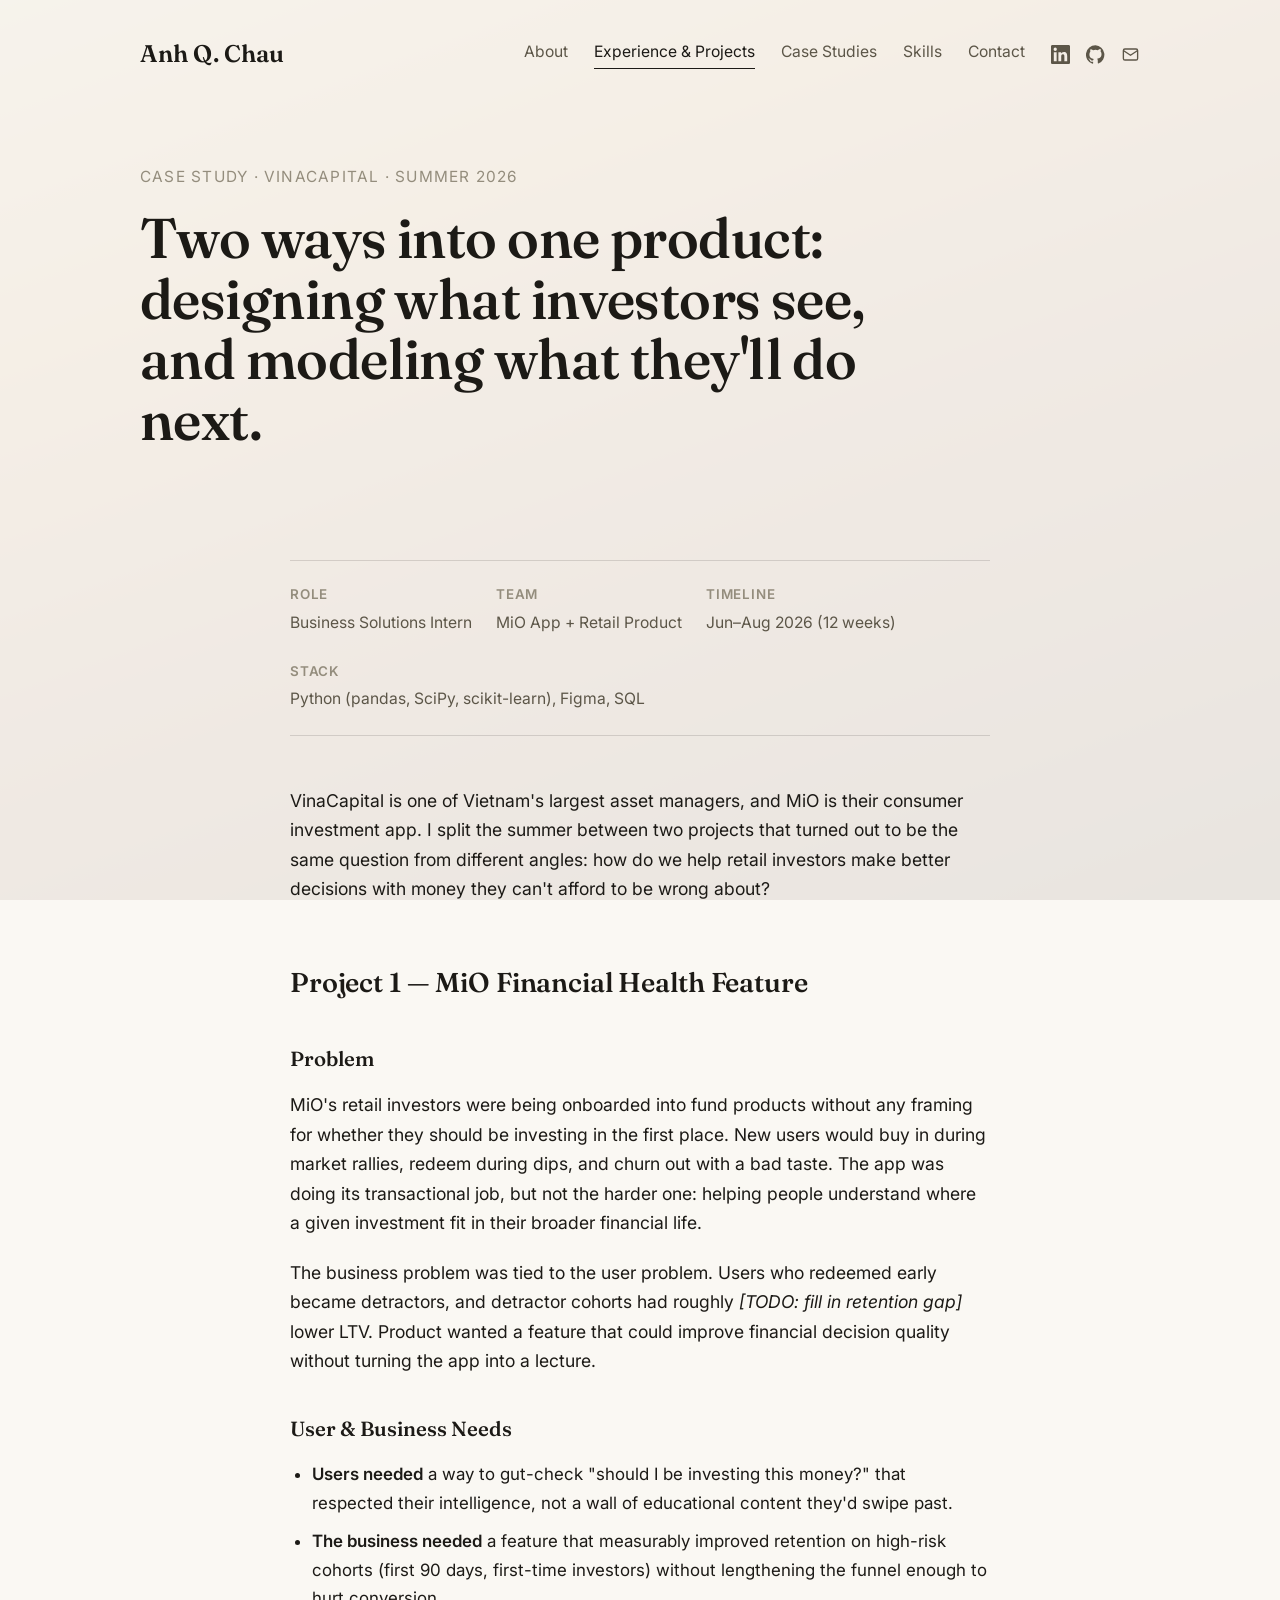
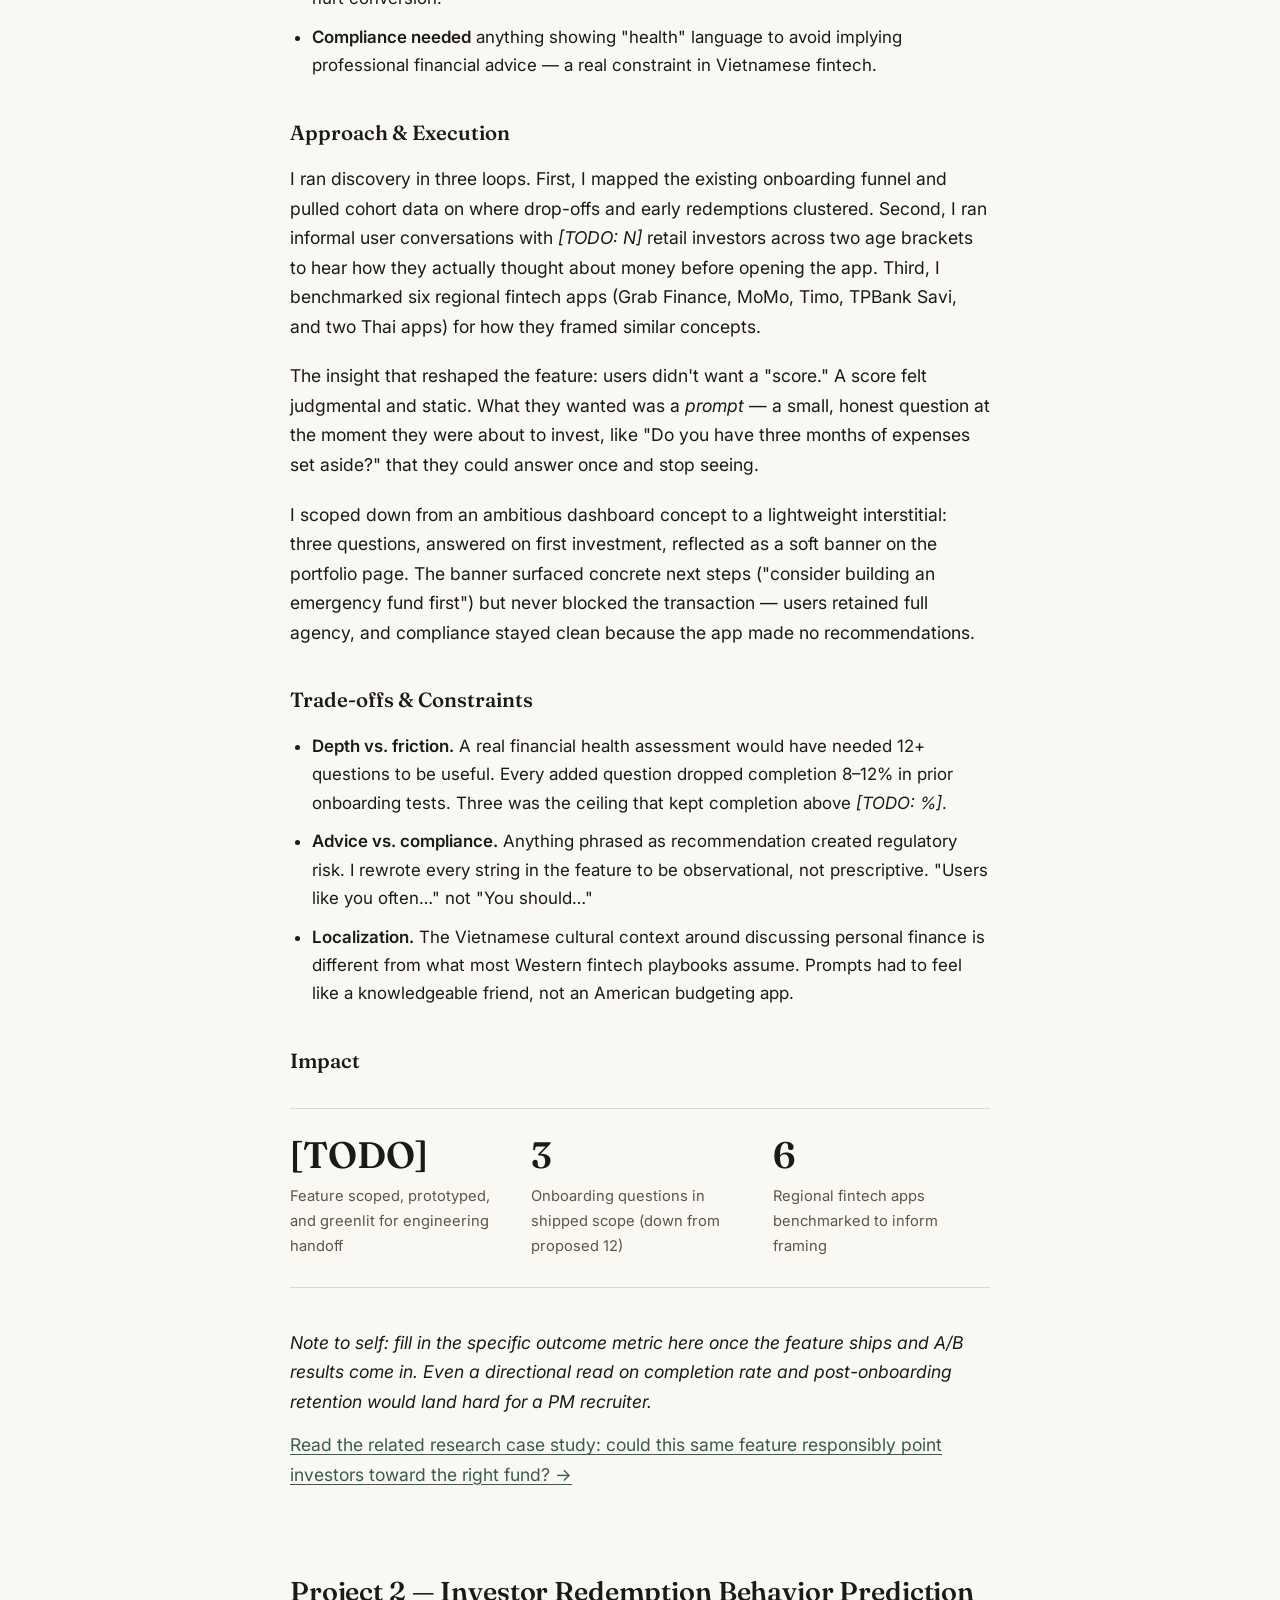
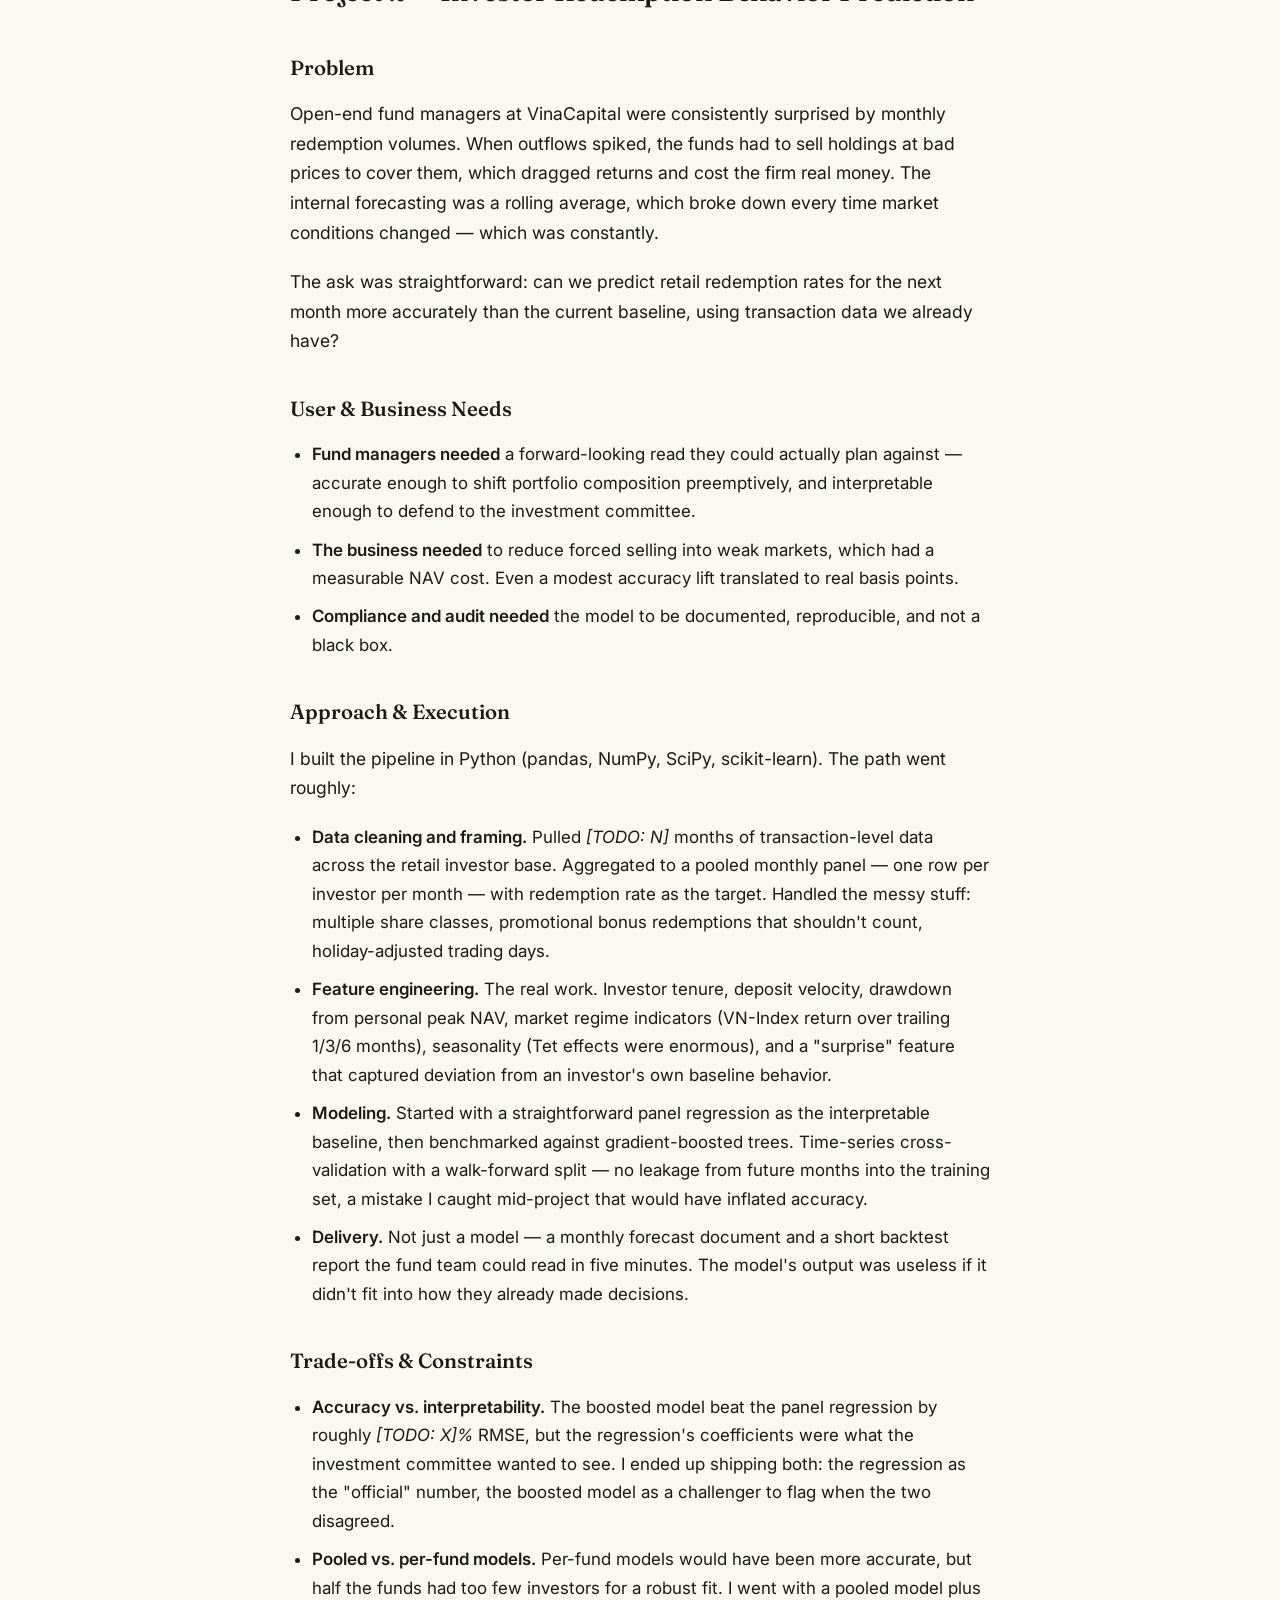
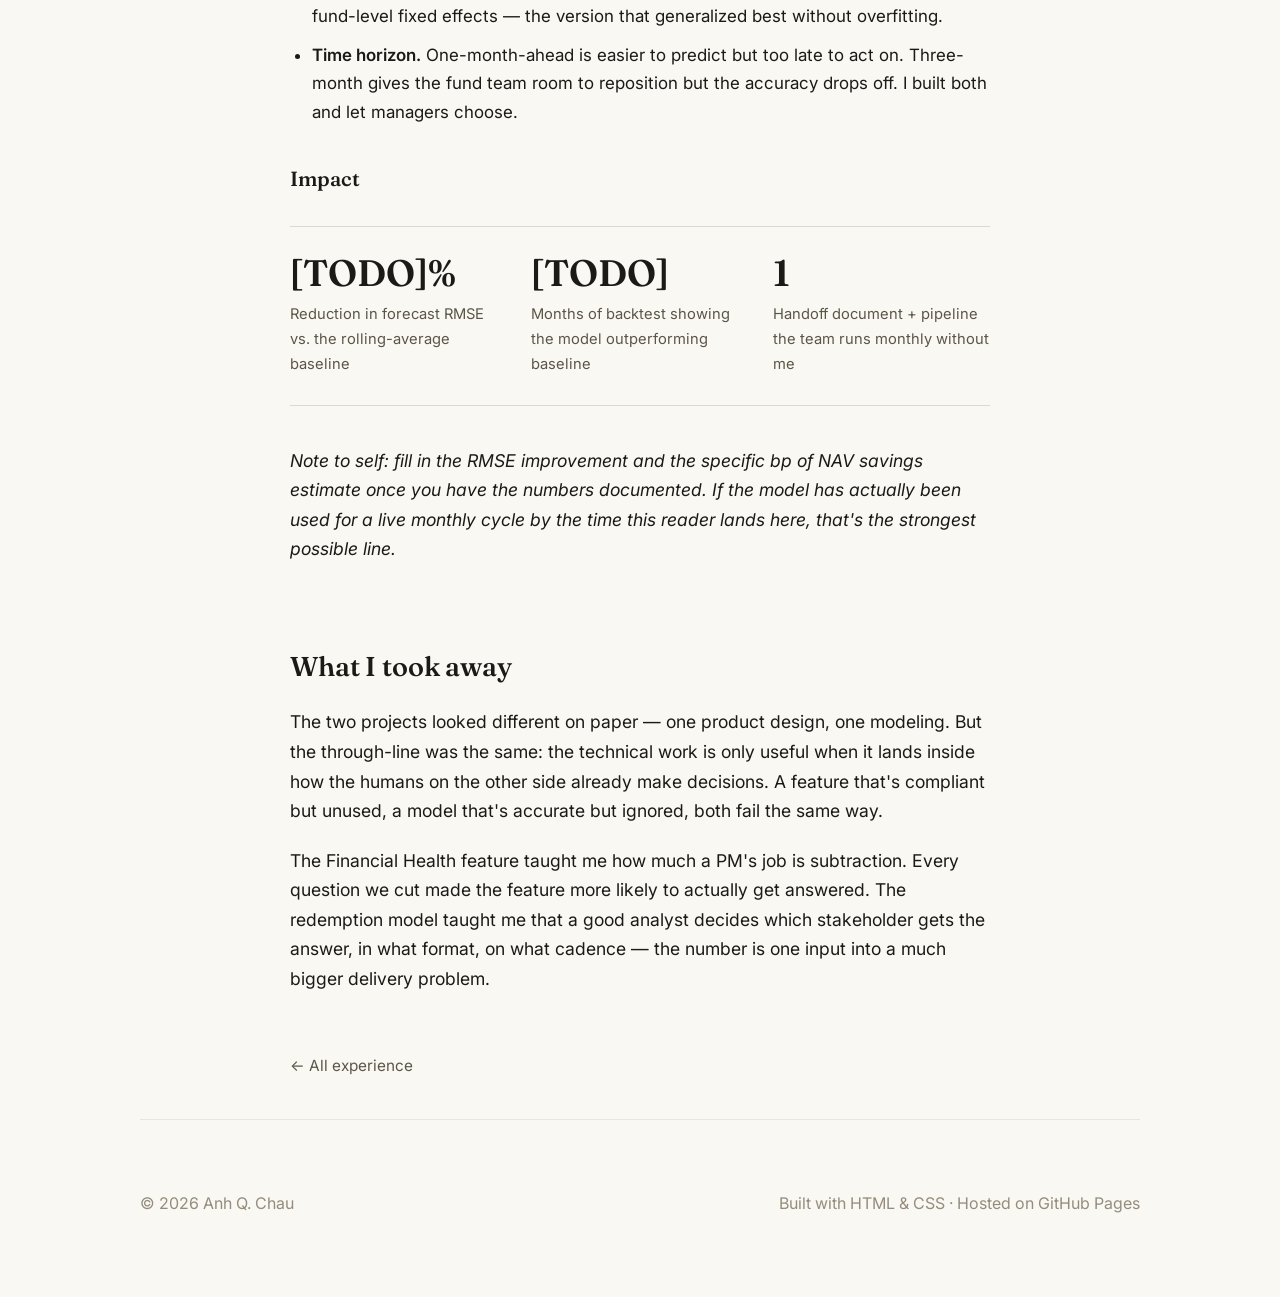
<file: experience-vinacapital.html>
<!DOCTYPE html>
<html lang="en">
<head>
<meta charset="UTF-8">
<meta name="viewport" content="width=device-width, initial-scale=1.0">
<title>VinaCapital · Case Study · Anh Q. Chau</title>
<meta name="description" content="Two projects at VinaCapital: a Financial Health feature for the MiO investor app, and an investor redemption behavior model in Python.">
<link rel="preconnect" href="https://fonts.googleapis.com">
<link rel="preconnect" href="https://fonts.gstatic.com" crossorigin>
<link href="https://fonts.googleapis.com/css2?family=Fraunces:ital,opsz,wght@0,9..144,400;0,9..144,500;0,9..144,600;0,9..144,700;1,9..144,400;1,9..144,500&family=Inter:wght@400;500;600;700&display=swap" rel="stylesheet">
<link rel="stylesheet" href="styles.css">
</head>
<body>

<div class="site-backdrop" aria-hidden="true"></div>
<div class="site-scrim" aria-hidden="true"></div>

<div class="wrap" id="top">

  <nav class="site-nav">
    <div class="nav-inner">
      <a href="index.html" class="brand">Anh Q. Chau</a>
      <div class="nav-right">
        <div class="nav-links">
          <a href="about.html">About</a>
          <a href="experience.html" class="active">Experience &amp; Projects</a>
          <a href="projects.html">Case Studies</a>
          <a href="skills.html">Skills</a>
          <a href="contact.html">Contact</a>
        </div>
        <div class="nav-social">
          <a href="https://linkedin.com/in/anhqchau" target="_blank" rel="noopener" aria-label="LinkedIn"><svg viewBox="0 0 24 24" fill="currentColor"><path d="M20.45 20.45h-3.56v-5.57c0-1.33-.02-3.04-1.85-3.04-1.85 0-2.13 1.45-2.13 2.94v5.67H9.35V9h3.42v1.56h.05c.48-.9 1.64-1.85 3.37-1.85 3.6 0 4.27 2.37 4.27 5.46v6.28zM5.34 7.43a2.07 2.07 0 1 1 0-4.14 2.07 2.07 0 0 1 0 4.14zM7.12 20.45H3.55V9h3.57v11.45zM22.22 0H1.77C.79 0 0 .77 0 1.73v20.54C0 23.22.79 24 1.77 24h20.45c.98 0 1.78-.78 1.78-1.73V1.73C24 .77 23.2 0 22.22 0z"/></svg></a>
          <a href="https://github.com/anhqchau" target="_blank" rel="noopener" aria-label="GitHub"><svg viewBox="0 0 24 24" fill="currentColor"><path d="M12 .3a12 12 0 0 0-3.8 23.4c.6.1.8-.3.8-.6v-2c-3.3.7-4-1.6-4-1.6-.6-1.4-1.4-1.8-1.4-1.8-1-.7.1-.7.1-.7 1.2 0 1.9 1.2 1.9 1.2 1 1.8 2.8 1.3 3.5 1 .1-.8.4-1.3.7-1.6-2.7-.3-5.5-1.3-5.5-5.9 0-1.3.5-2.4 1.2-3.2 0-.4-.5-1.6.2-3.2 0 0 1-.3 3.3 1.2a11.5 11.5 0 0 1 6 0C17.3 4.7 18.3 5 18.3 5c.7 1.6.2 2.8.1 3.2.8.8 1.2 1.9 1.2 3.2 0 4.6-2.8 5.6-5.5 5.9.4.4.8 1.1.8 2.2v3.3c0 .3.2.7.8.6A12 12 0 0 0 12 .3"/></svg></a>
          <a href="mailto:qchau@wisc.edu" aria-label="Email"><svg viewBox="0 0 24 24" fill="none" stroke="currentColor" stroke-width="1.7"><rect x="3" y="5" width="18" height="14" rx="2"/><path d="m3 7 9 6 9-6"/></svg></a>
        </div>
      </div>
    </div>
  </nav>

  <header class="page-head">
    <span class="page-eyebrow">Case Study · VinaCapital · Summer 2026</span>
    <h1 class="page-title serif">Two ways into one product: designing what investors see, and modeling what they'll do next.</h1>
  </header>

  <div class="case-body">
    <div class="case-meta">
      <div><strong>Role</strong>Business Solutions Intern</div>
      <div><strong>Team</strong>MiO App + Retail Product</div>
      <div><strong>Timeline</strong>Jun–Aug 2026 (12 weeks)</div>
      <div><strong>Stack</strong>Python (pandas, SciPy, scikit-learn), Figma, SQL</div>
    </div>

    <p class="lead">VinaCapital is one of Vietnam's largest asset managers, and MiO is their consumer investment app. I split the summer between two projects that turned out to be the same question from different angles: how do we help retail investors make better decisions with money they can't afford to be wrong about?</p>

    <h2 class="serif">Project 1 — MiO Financial Health Feature</h2>

    <h3>Problem</h3>
    <p>MiO's retail investors were being onboarded into fund products without any framing for whether they should be investing in the first place. New users would buy in during market rallies, redeem during dips, and churn out with a bad taste. The app was doing its transactional job, but not the harder one: helping people understand where a given investment fit in their broader financial life.</p>
    <p>The business problem was tied to the user problem. Users who redeemed early became detractors, and detractor cohorts had roughly <em>[TODO: fill in retention gap]</em> lower LTV. Product wanted a feature that could improve financial decision quality without turning the app into a lecture.</p>

    <h3>User &amp; Business Needs</h3>
    <ul>
      <li><strong>Users needed</strong> a way to gut-check "should I be investing this money?" that respected their intelligence, not a wall of educational content they'd swipe past.</li>
      <li><strong>The business needed</strong> a feature that measurably improved retention on high-risk cohorts (first 90 days, first-time investors) without lengthening the funnel enough to hurt conversion.</li>
      <li><strong>Compliance needed</strong> anything showing "health" language to avoid implying professional financial advice — a real constraint in Vietnamese fintech.</li>
    </ul>

    <h3>Approach &amp; Execution</h3>
    <p>I ran discovery in three loops. First, I mapped the existing onboarding funnel and pulled cohort data on where drop-offs and early redemptions clustered. Second, I ran informal user conversations with <em>[TODO: N]</em> retail investors across two age brackets to hear how they actually thought about money before opening the app. Third, I benchmarked six regional fintech apps (Grab Finance, MoMo, Timo, TPBank Savi, and two Thai apps) for how they framed similar concepts.</p>
    <p>The insight that reshaped the feature: users didn't want a "score." A score felt judgmental and static. What they wanted was a <em>prompt</em> — a small, honest question at the moment they were about to invest, like "Do you have three months of expenses set aside?" that they could answer once and stop seeing.</p>
    <p>I scoped down from an ambitious dashboard concept to a lightweight interstitial: three questions, answered on first investment, reflected as a soft banner on the portfolio page. The banner surfaced concrete next steps ("consider building an emergency fund first") but never blocked the transaction — users retained full agency, and compliance stayed clean because the app made no recommendations.</p>

    <h3>Trade-offs &amp; Constraints</h3>
    <ul>
      <li><strong>Depth vs. friction.</strong> A real financial health assessment would have needed 12+ questions to be useful. Every added question dropped completion 8–12% in prior onboarding tests. Three was the ceiling that kept completion above <em>[TODO: %]</em>.</li>
      <li><strong>Advice vs. compliance.</strong> Anything phrased as recommendation created regulatory risk. I rewrote every string in the feature to be observational, not prescriptive. "Users like you often…" not "You should…"</li>
      <li><strong>Localization.</strong> The Vietnamese cultural context around discussing personal finance is different from what most Western fintech playbooks assume. Prompts had to feel like a knowledgeable friend, not an American budgeting app.</li>
    </ul>

    <h3>Impact</h3>
    <div class="case-metric-row">
      <div class="case-metric"><span class="num">[TODO]</span><span class="lbl">Feature scoped, prototyped, and greenlit for engineering handoff</span></div>
      <div class="case-metric"><span class="num">3</span><span class="lbl">Onboarding questions in shipped scope (down from proposed 12)</span></div>
      <div class="case-metric"><span class="num">6</span><span class="lbl">Regional fintech apps benchmarked to inform framing</span></div>
    </div>
    <p><em>Note to self: fill in the specific outcome metric here once the feature ships and A/B results come in. Even a directional read on completion rate and post-onboarding retention would land hard for a PM recruiter.</em></p>
    <p class="lead" style="margin-top:-6px;"><a href="mio-financial-health.html" style="color:var(--accent); text-decoration:underline; text-underline-offset:3px;">Read the related research case study: could this same feature responsibly point investors toward the right fund? →</a></p>

    <h2 class="serif" style="margin-top: 80px;">Project 2 — Investor Redemption Behavior Prediction</h2>

    <h3>Problem</h3>
    <p>Open-end fund managers at VinaCapital were consistently surprised by monthly redemption volumes. When outflows spiked, the funds had to sell holdings at bad prices to cover them, which dragged returns and cost the firm real money. The internal forecasting was a rolling average, which broke down every time market conditions changed — which was constantly.</p>
    <p>The ask was straightforward: can we predict retail redemption rates for the next month more accurately than the current baseline, using transaction data we already have?</p>

    <h3>User &amp; Business Needs</h3>
    <ul>
      <li><strong>Fund managers needed</strong> a forward-looking read they could actually plan against — accurate enough to shift portfolio composition preemptively, and interpretable enough to defend to the investment committee.</li>
      <li><strong>The business needed</strong> to reduce forced selling into weak markets, which had a measurable NAV cost. Even a modest accuracy lift translated to real basis points.</li>
      <li><strong>Compliance and audit needed</strong> the model to be documented, reproducible, and not a black box.</li>
    </ul>

    <h3>Approach &amp; Execution</h3>
    <p>I built the pipeline in Python (pandas, NumPy, SciPy, scikit-learn). The path went roughly:</p>
    <ul>
      <li><strong>Data cleaning and framing.</strong> Pulled <em>[TODO: N]</em> months of transaction-level data across the retail investor base. Aggregated to a pooled monthly panel — one row per investor per month — with redemption rate as the target. Handled the messy stuff: multiple share classes, promotional bonus redemptions that shouldn't count, holiday-adjusted trading days.</li>
      <li><strong>Feature engineering.</strong> The real work. Investor tenure, deposit velocity, drawdown from personal peak NAV, market regime indicators (VN-Index return over trailing 1/3/6 months), seasonality (Tet effects were enormous), and a "surprise" feature that captured deviation from an investor's own baseline behavior.</li>
      <li><strong>Modeling.</strong> Started with a straightforward panel regression as the interpretable baseline, then benchmarked against gradient-boosted trees. Time-series cross-validation with a walk-forward split — no leakage from future months into the training set, a mistake I caught mid-project that would have inflated accuracy.</li>
      <li><strong>Delivery.</strong> Not just a model — a monthly forecast document and a short backtest report the fund team could read in five minutes. The model's output was useless if it didn't fit into how they already made decisions.</li>
    </ul>

    <h3>Trade-offs &amp; Constraints</h3>
    <ul>
      <li><strong>Accuracy vs. interpretability.</strong> The boosted model beat the panel regression by roughly <em>[TODO: X]%</em> RMSE, but the regression's coefficients were what the investment committee wanted to see. I ended up shipping both: the regression as the "official" number, the boosted model as a challenger to flag when the two disagreed.</li>
      <li><strong>Pooled vs. per-fund models.</strong> Per-fund models would have been more accurate, but half the funds had too few investors for a robust fit. I went with a pooled model plus fund-level fixed effects — the version that generalized best without overfitting.</li>
      <li><strong>Time horizon.</strong> One-month-ahead is easier to predict but too late to act on. Three-month gives the fund team room to reposition but the accuracy drops off. I built both and let managers choose.</li>
    </ul>

    <h3>Impact</h3>
    <div class="case-metric-row">
      <div class="case-metric"><span class="num">[TODO]%</span><span class="lbl">Reduction in forecast RMSE vs. the rolling-average baseline</span></div>
      <div class="case-metric"><span class="num">[TODO]</span><span class="lbl">Months of backtest showing the model outperforming baseline</span></div>
      <div class="case-metric"><span class="num">1</span><span class="lbl">Handoff document + pipeline the team runs monthly without me</span></div>
    </div>
    <p><em>Note to self: fill in the RMSE improvement and the specific bp of NAV savings estimate once you have the numbers documented. If the model has actually been used for a live monthly cycle by the time this reader lands here, that's the strongest possible line.</em></p>

    <h2 class="serif" style="margin-top: 80px;">What I took away</h2>
    <p>The two projects looked different on paper — one product design, one modeling. But the through-line was the same: the technical work is only useful when it lands inside how the humans on the other side already make decisions. A feature that's compliant but unused, a model that's accurate but ignored, both fail the same way.</p>
    <p>The Financial Health feature taught me how much a PM's job is subtraction. Every question we cut made the feature more likely to actually get answered. The redemption model taught me that a good analyst decides which stakeholder gets the answer, in what format, on what cadence — the number is one input into a much bigger delivery problem.</p>

    <a href="experience.html" class="back-link">All experience</a>
  </div>

  <footer class="site-foot">
    <span>© <span id="year"></span> Anh Q. Chau</span>
    <span>Built with HTML &amp; CSS · Hosted on GitHub Pages</span>
  </footer>

</div>

<script>document.getElementById('year').textContent = new Date().getFullYear();</script>
</body>
</html>
</file>
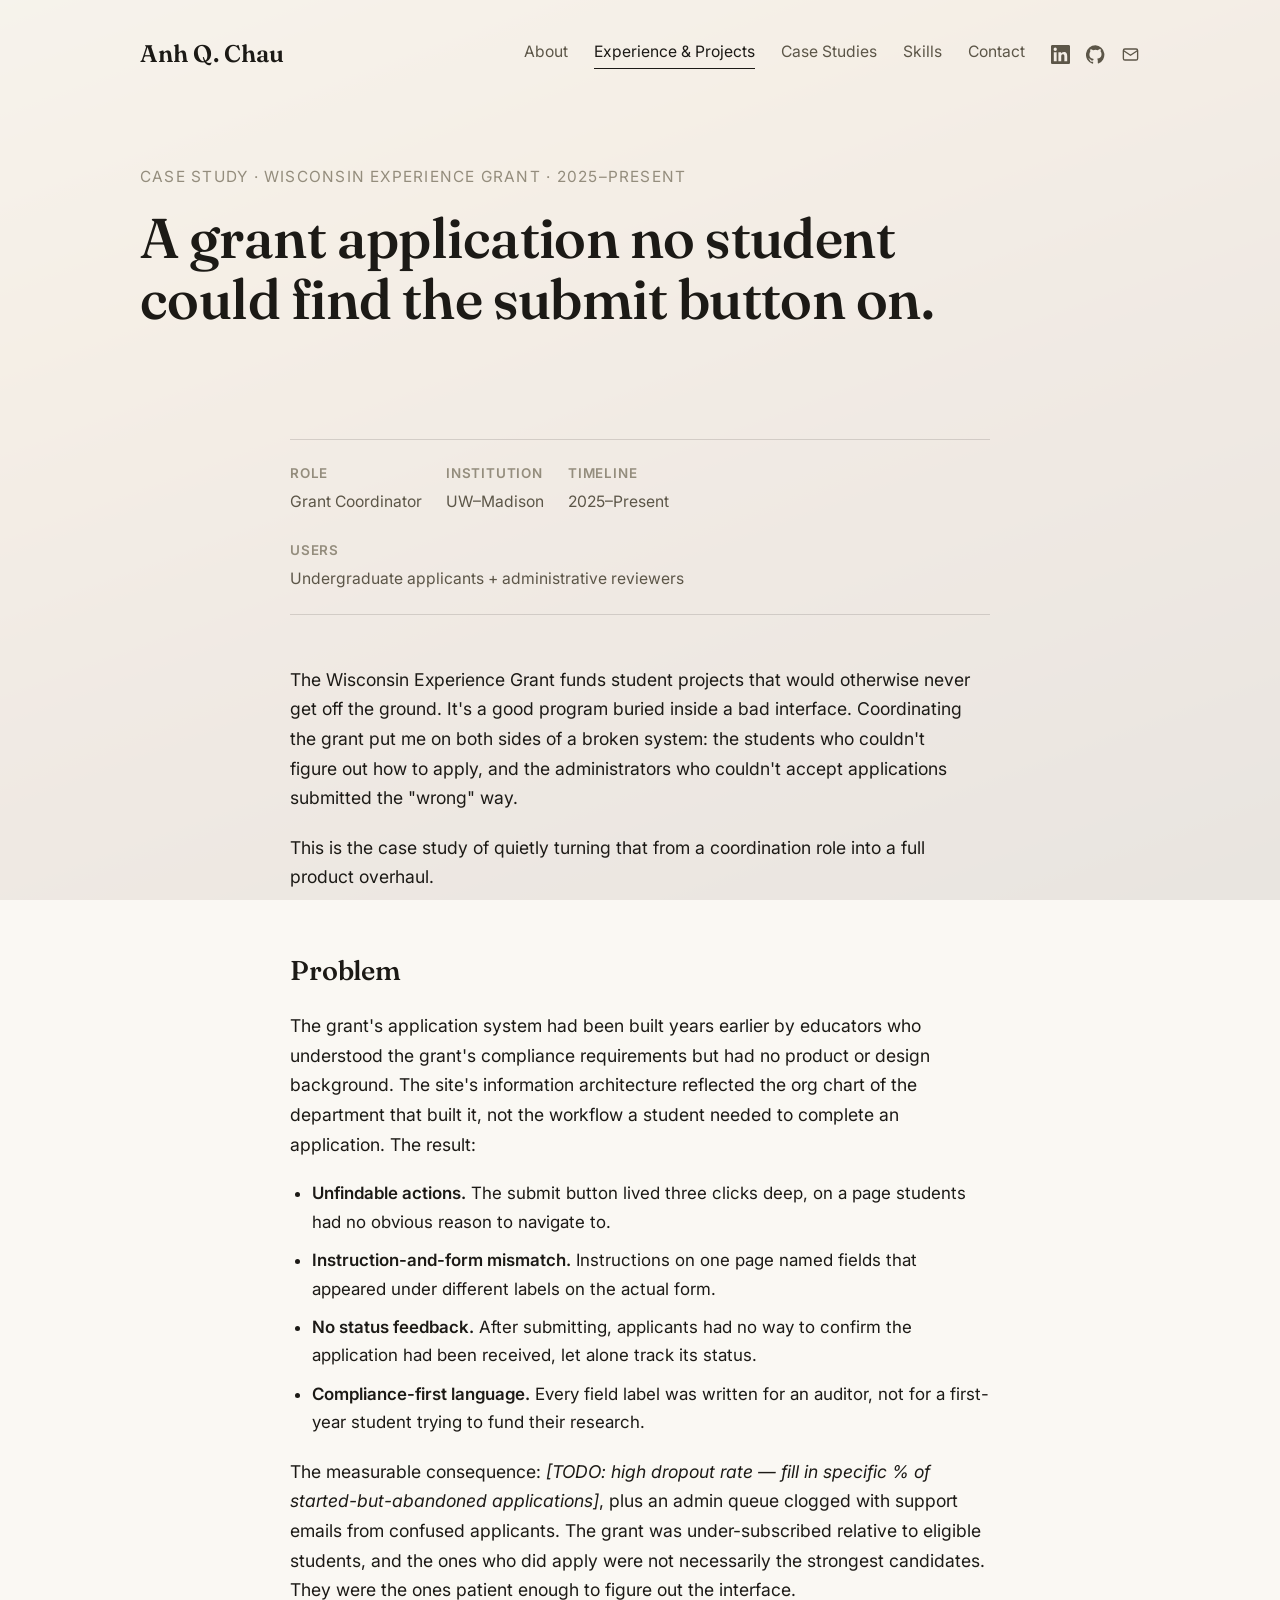
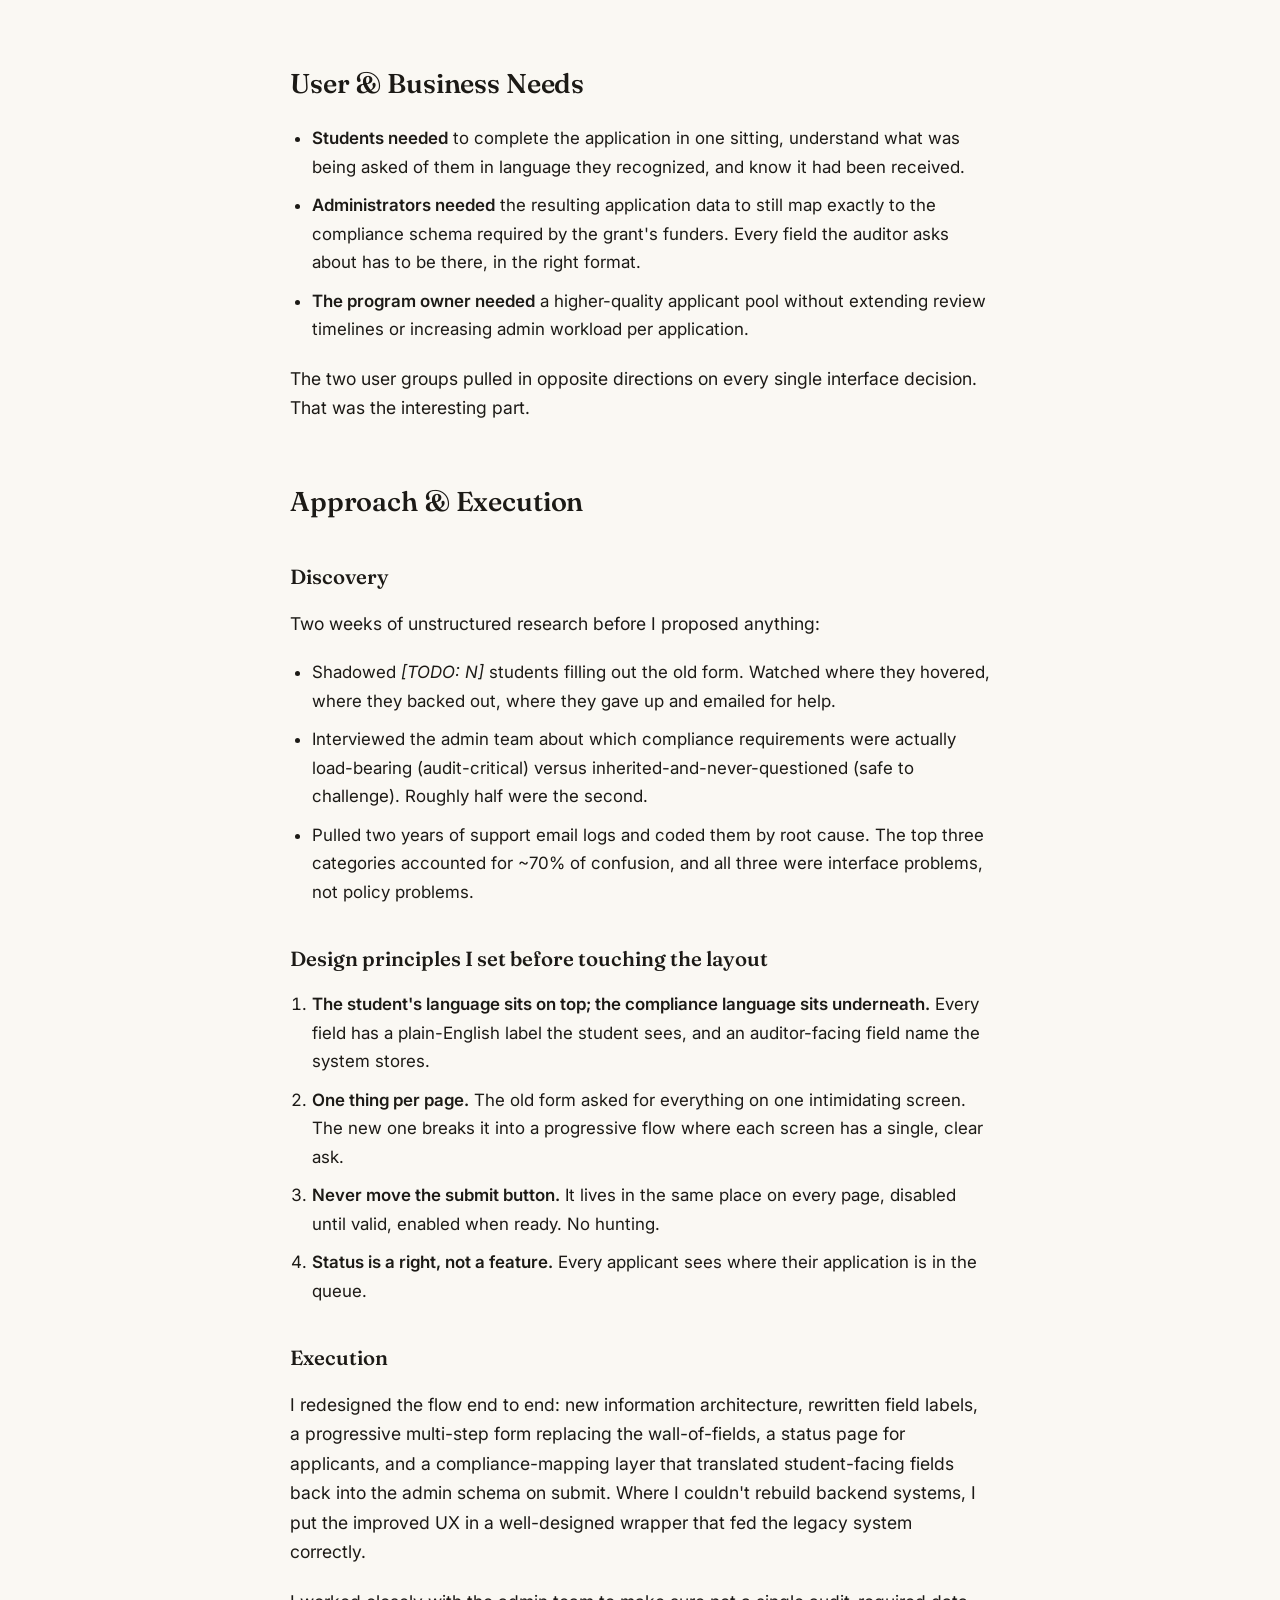
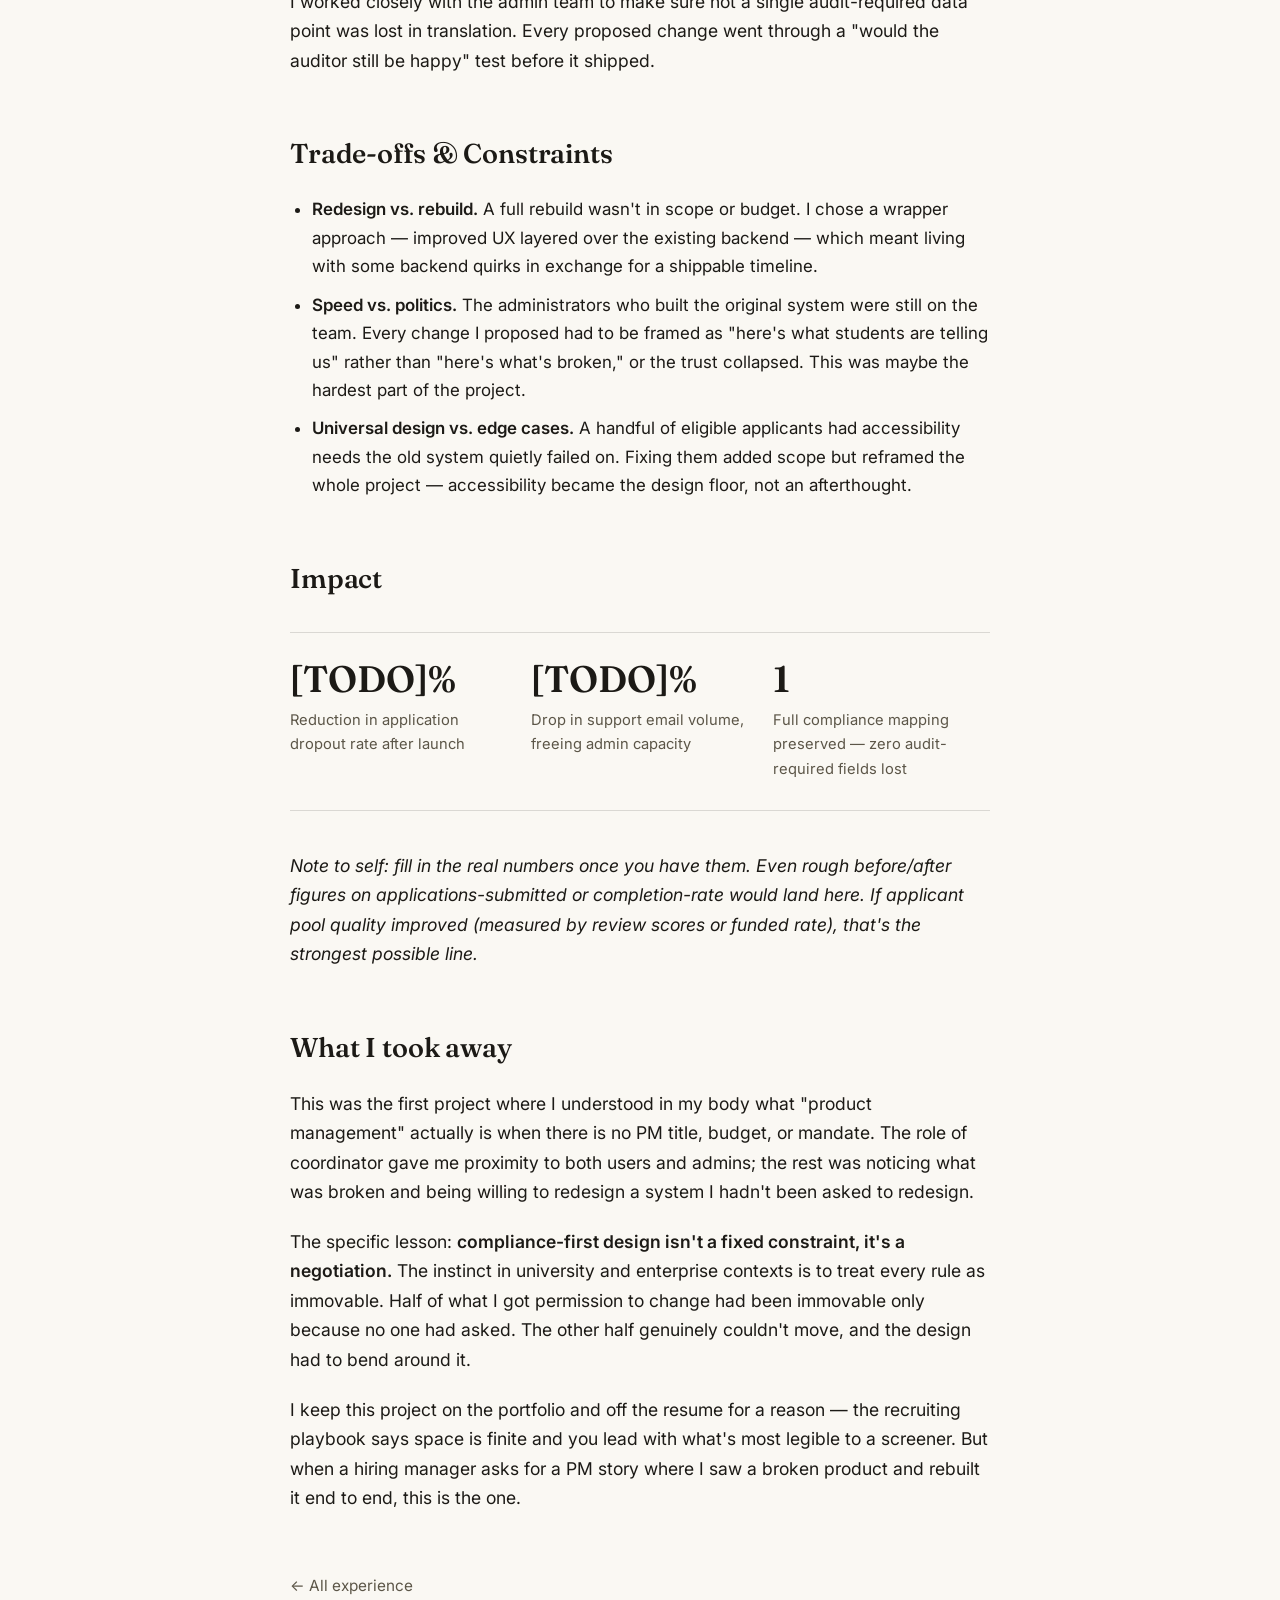
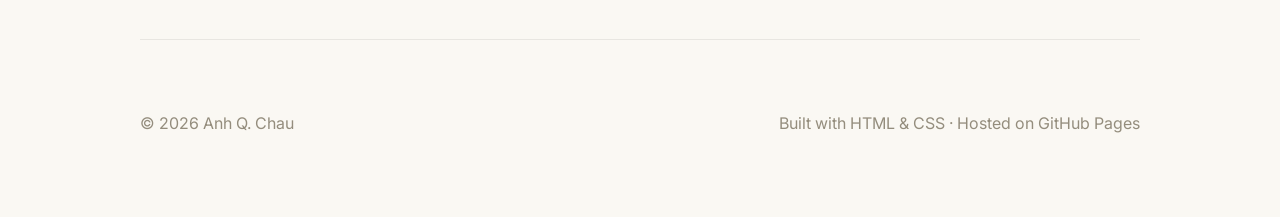
<file: experience-weg.html>
<!DOCTYPE html>
<html lang="en">
<head>
<meta charset="UTF-8">
<meta name="viewport" content="width=device-width, initial-scale=1.0">
<title>Wisconsin Experience Grant · Case Study · Anh Q. Chau</title>
<meta name="description" content="Redesigning a legacy university grant application system to bridge administrative compliance and student usability.">
<link rel="preconnect" href="https://fonts.googleapis.com">
<link rel="preconnect" href="https://fonts.gstatic.com" crossorigin>
<link href="https://fonts.googleapis.com/css2?family=Fraunces:ital,opsz,wght@0,9..144,400;0,9..144,500;0,9..144,600;0,9..144,700;1,9..144,400;1,9..144,500&family=Inter:wght@400;500;600;700&display=swap" rel="stylesheet">
<link rel="stylesheet" href="styles.css">
</head>
<body>

<div class="site-backdrop" aria-hidden="true"></div>
<div class="site-scrim" aria-hidden="true"></div>

<div class="wrap" id="top">

  <nav class="site-nav">
    <div class="nav-inner">
      <a href="index.html" class="brand">Anh Q. Chau</a>
      <div class="nav-right">
        <div class="nav-links">
          <a href="about.html">About</a>
          <a href="experience.html" class="active">Experience &amp; Projects</a>
          <a href="projects.html">Case Studies</a>
          <a href="skills.html">Skills</a>
          <a href="contact.html">Contact</a>
        </div>
        <div class="nav-social">
          <a href="https://linkedin.com/in/anhqchau" target="_blank" rel="noopener" aria-label="LinkedIn"><svg viewBox="0 0 24 24" fill="currentColor"><path d="M20.45 20.45h-3.56v-5.57c0-1.33-.02-3.04-1.85-3.04-1.85 0-2.13 1.45-2.13 2.94v5.67H9.35V9h3.42v1.56h.05c.48-.9 1.64-1.85 3.37-1.85 3.6 0 4.27 2.37 4.27 5.46v6.28zM5.34 7.43a2.07 2.07 0 1 1 0-4.14 2.07 2.07 0 0 1 0 4.14zM7.12 20.45H3.55V9h3.57v11.45zM22.22 0H1.77C.79 0 0 .77 0 1.73v20.54C0 23.22.79 24 1.77 24h20.45c.98 0 1.78-.78 1.78-1.73V1.73C24 .77 23.2 0 22.22 0z"/></svg></a>
          <a href="https://github.com/anhqchau" target="_blank" rel="noopener" aria-label="GitHub"><svg viewBox="0 0 24 24" fill="currentColor"><path d="M12 .3a12 12 0 0 0-3.8 23.4c.6.1.8-.3.8-.6v-2c-3.3.7-4-1.6-4-1.6-.6-1.4-1.4-1.8-1.4-1.8-1-.7.1-.7.1-.7 1.2 0 1.9 1.2 1.9 1.2 1 1.8 2.8 1.3 3.5 1 .1-.8.4-1.3.7-1.6-2.7-.3-5.5-1.3-5.5-5.9 0-1.3.5-2.4 1.2-3.2 0-.4-.5-1.6.2-3.2 0 0 1-.3 3.3 1.2a11.5 11.5 0 0 1 6 0C17.3 4.7 18.3 5 18.3 5c.7 1.6.2 2.8.1 3.2.8.8 1.2 1.9 1.2 3.2 0 4.6-2.8 5.6-5.5 5.9.4.4.8 1.1.8 2.2v3.3c0 .3.2.7.8.6A12 12 0 0 0 12 .3"/></svg></a>
          <a href="mailto:qchau@wisc.edu" aria-label="Email"><svg viewBox="0 0 24 24" fill="none" stroke="currentColor" stroke-width="1.7"><rect x="3" y="5" width="18" height="14" rx="2"/><path d="m3 7 9 6 9-6"/></svg></a>
        </div>
      </div>
    </div>
  </nav>

  <header class="page-head">
    <span class="page-eyebrow">Case Study · Wisconsin Experience Grant · 2025–Present</span>
    <h1 class="page-title serif">A grant application no student could find the submit button on.</h1>
  </header>

  <div class="case-body">
    <div class="case-meta">
      <div><strong>Role</strong>Grant Coordinator</div>
      <div><strong>Institution</strong>UW–Madison</div>
      <div><strong>Timeline</strong>2025–Present</div>
      <div><strong>Users</strong>Undergraduate applicants + administrative reviewers</div>
    </div>

    <p class="lead">The Wisconsin Experience Grant funds student projects that would otherwise never get off the ground. It's a good program buried inside a bad interface. Coordinating the grant put me on both sides of a broken system: the students who couldn't figure out how to apply, and the administrators who couldn't accept applications submitted the "wrong" way.</p>
    <p class="lead">This is the case study of quietly turning that from a coordination role into a full product overhaul.</p>

    <h2 class="serif">Problem</h2>
    <p>The grant's application system had been built years earlier by educators who understood the grant's compliance requirements but had no product or design background. The site's information architecture reflected the org chart of the department that built it, not the workflow a student needed to complete an application. The result:</p>
    <ul>
      <li><strong>Unfindable actions.</strong> The submit button lived three clicks deep, on a page students had no obvious reason to navigate to.</li>
      <li><strong>Instruction-and-form mismatch.</strong> Instructions on one page named fields that appeared under different labels on the actual form.</li>
      <li><strong>No status feedback.</strong> After submitting, applicants had no way to confirm the application had been received, let alone track its status.</li>
      <li><strong>Compliance-first language.</strong> Every field label was written for an auditor, not for a first-year student trying to fund their research.</li>
    </ul>
    <p>The measurable consequence: <em>[TODO: high dropout rate — fill in specific % of started-but-abandoned applications]</em>, plus an admin queue clogged with support emails from confused applicants. The grant was under-subscribed relative to eligible students, and the ones who did apply were not necessarily the strongest candidates. They were the ones patient enough to figure out the interface.</p>

    <h2 class="serif">User &amp; Business Needs</h2>
    <ul>
      <li><strong>Students needed</strong> to complete the application in one sitting, understand what was being asked of them in language they recognized, and know it had been received.</li>
      <li><strong>Administrators needed</strong> the resulting application data to still map exactly to the compliance schema required by the grant's funders. Every field the auditor asks about has to be there, in the right format.</li>
      <li><strong>The program owner needed</strong> a higher-quality applicant pool without extending review timelines or increasing admin workload per application.</li>
    </ul>
    <p>The two user groups pulled in opposite directions on every single interface decision. That was the interesting part.</p>

    <h2 class="serif">Approach &amp; Execution</h2>

    <h3>Discovery</h3>
    <p>Two weeks of unstructured research before I proposed anything:</p>
    <ul>
      <li>Shadowed <em>[TODO: N]</em> students filling out the old form. Watched where they hovered, where they backed out, where they gave up and emailed for help.</li>
      <li>Interviewed the admin team about which compliance requirements were actually load-bearing (audit-critical) versus inherited-and-never-questioned (safe to challenge). Roughly half were the second.</li>
      <li>Pulled two years of support email logs and coded them by root cause. The top three categories accounted for ~70% of confusion, and all three were interface problems, not policy problems.</li>
    </ul>

    <h3>Design principles I set before touching the layout</h3>
    <ol style="margin: 0 0 20px 22px;">
      <li style="margin-bottom: 10px;"><strong>The student's language sits on top; the compliance language sits underneath.</strong> Every field has a plain-English label the student sees, and an auditor-facing field name the system stores.</li>
      <li style="margin-bottom: 10px;"><strong>One thing per page.</strong> The old form asked for everything on one intimidating screen. The new one breaks it into a progressive flow where each screen has a single, clear ask.</li>
      <li style="margin-bottom: 10px;"><strong>Never move the submit button.</strong> It lives in the same place on every page, disabled until valid, enabled when ready. No hunting.</li>
      <li><strong>Status is a right, not a feature.</strong> Every applicant sees where their application is in the queue.</li>
    </ol>

    <h3>Execution</h3>
    <p>I redesigned the flow end to end: new information architecture, rewritten field labels, a progressive multi-step form replacing the wall-of-fields, a status page for applicants, and a compliance-mapping layer that translated student-facing fields back into the admin schema on submit. Where I couldn't rebuild backend systems, I put the improved UX in a well-designed wrapper that fed the legacy system correctly.</p>
    <p>I worked closely with the admin team to make sure not a single audit-required data point was lost in translation. Every proposed change went through a "would the auditor still be happy" test before it shipped.</p>

    <h2 class="serif">Trade-offs &amp; Constraints</h2>
    <ul>
      <li><strong>Redesign vs. rebuild.</strong> A full rebuild wasn't in scope or budget. I chose a wrapper approach — improved UX layered over the existing backend — which meant living with some backend quirks in exchange for a shippable timeline.</li>
      <li><strong>Speed vs. politics.</strong> The administrators who built the original system were still on the team. Every change I proposed had to be framed as "here's what students are telling us" rather than "here's what's broken," or the trust collapsed. This was maybe the hardest part of the project.</li>
      <li><strong>Universal design vs. edge cases.</strong> A handful of eligible applicants had accessibility needs the old system quietly failed on. Fixing them added scope but reframed the whole project — accessibility became the design floor, not an afterthought.</li>
    </ul>

    <h2 class="serif">Impact</h2>
    <div class="case-metric-row">
      <div class="case-metric"><span class="num">[TODO]%</span><span class="lbl">Reduction in application dropout rate after launch</span></div>
      <div class="case-metric"><span class="num">[TODO]%</span><span class="lbl">Drop in support email volume, freeing admin capacity</span></div>
      <div class="case-metric"><span class="num">1</span><span class="lbl">Full compliance mapping preserved — zero audit-required fields lost</span></div>
    </div>
    <p><em>Note to self: fill in the real numbers once you have them. Even rough before/after figures on applications-submitted or completion-rate would land here. If applicant pool quality improved (measured by review scores or funded rate), that's the strongest possible line.</em></p>

    <h2 class="serif">What I took away</h2>
    <p>This was the first project where I understood in my body what "product management" actually is when there is no PM title, budget, or mandate. The role of coordinator gave me proximity to both users and admins; the rest was noticing what was broken and being willing to redesign a system I hadn't been asked to redesign.</p>
    <p>The specific lesson: <strong>compliance-first design isn't a fixed constraint, it's a negotiation.</strong> The instinct in university and enterprise contexts is to treat every rule as immovable. Half of what I got permission to change had been immovable only because no one had asked. The other half genuinely couldn't move, and the design had to bend around it.</p>
    <p>I keep this project on the portfolio and off the resume for a reason — the recruiting playbook says space is finite and you lead with what's most legible to a screener. But when a hiring manager asks for a PM story where I saw a broken product and rebuilt it end to end, this is the one.</p>

    <a href="experience.html" class="back-link">All experience</a>
  </div>

  <footer class="site-foot">
    <span>© <span id="year"></span> Anh Q. Chau</span>
    <span>Built with HTML &amp; CSS · Hosted on GitHub Pages</span>
  </footer>

</div>

<script>document.getElementById('year').textContent = new Date().getFullYear();</script>
</body>
</html>
</file>
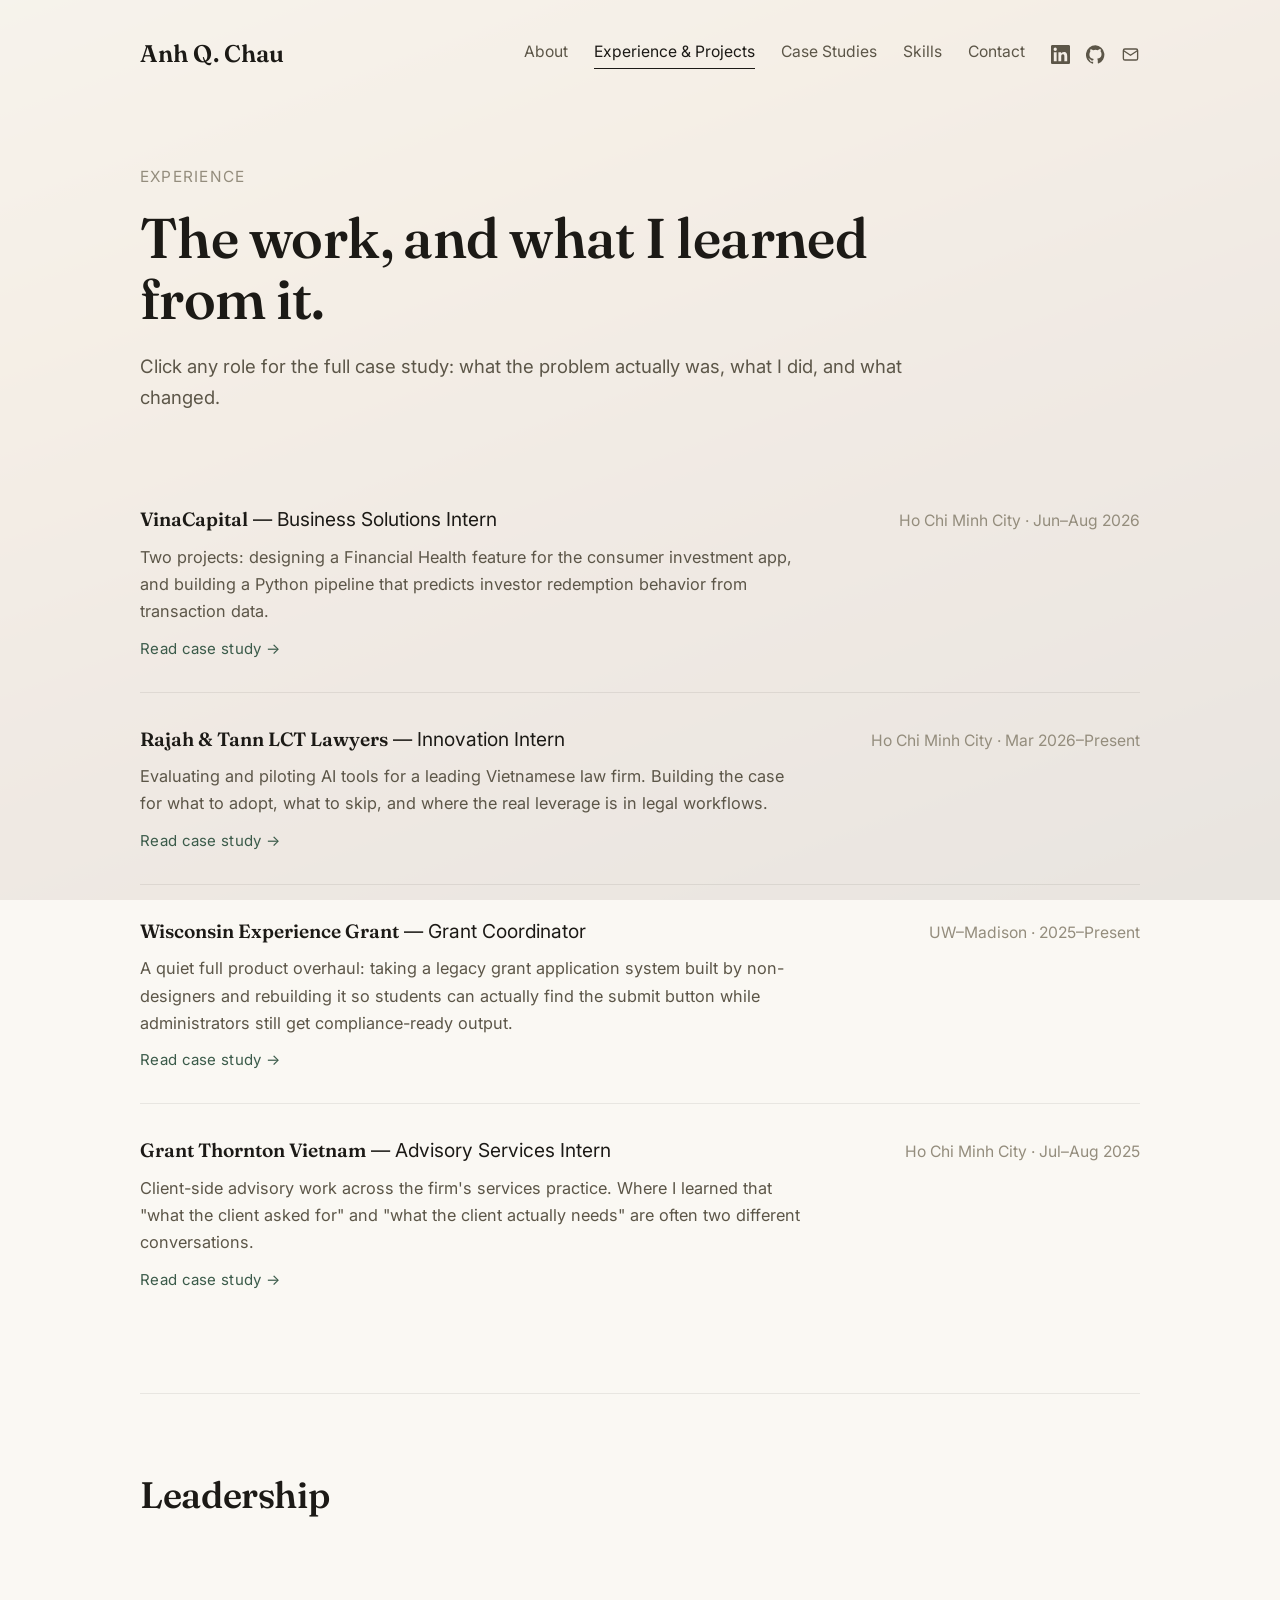
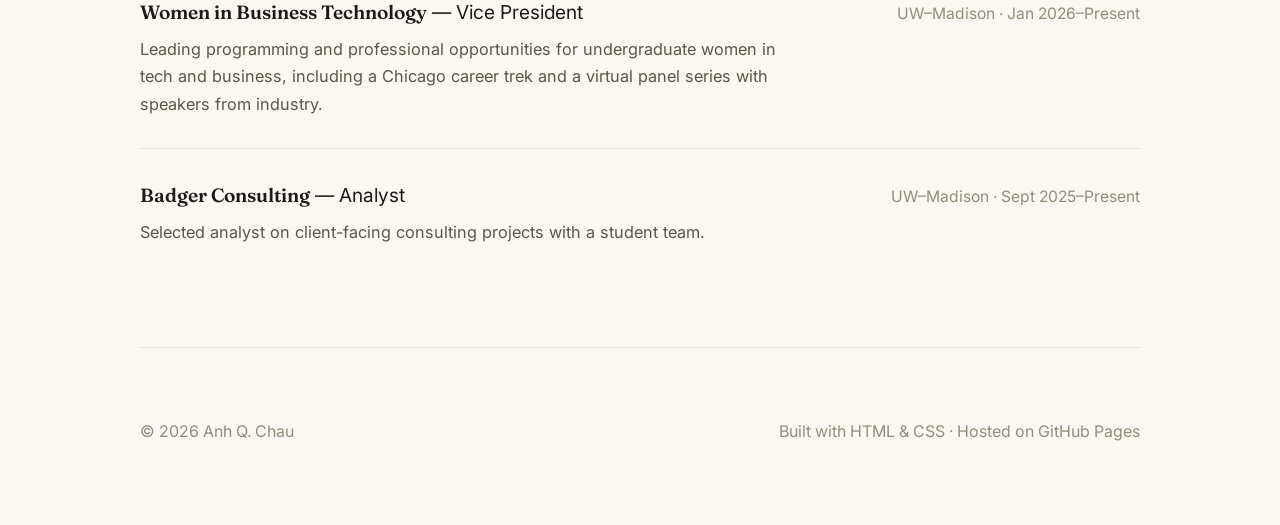
<file: experience.html>
<!DOCTYPE html>
<html lang="en">
<head>
<meta charset="UTF-8">
<meta name="viewport" content="width=device-width, initial-scale=1.0">
<title>Experience · Anh Q. Chau</title>
<meta name="description" content="Roles and case studies from Anh Q. Chau's work.">
<link rel="preconnect" href="https://fonts.googleapis.com">
<link rel="preconnect" href="https://fonts.gstatic.com" crossorigin>
<link href="https://fonts.googleapis.com/css2?family=Fraunces:ital,opsz,wght@0,9..144,400;0,9..144,500;0,9..144,600;0,9..144,700;1,9..144,400;1,9..144,500&family=Inter:wght@400;500;600;700&display=swap" rel="stylesheet">
<link rel="stylesheet" href="styles.css">
</head>
<body>

<div class="site-backdrop" aria-hidden="true"></div>
<div class="site-scrim" aria-hidden="true"></div>

<div class="wrap" id="top">

  <nav class="site-nav">
    <div class="nav-inner">
      <a href="index.html" class="brand">Anh Q. Chau</a>
      <div class="nav-right">
        <div class="nav-links">
          <a href="about.html">About</a>
          <a href="experience.html" class="active">Experience &amp; Projects</a>
          <a href="projects.html">Case Studies</a>
          <a href="skills.html">Skills</a>
          <a href="contact.html">Contact</a>
        </div>
        <div class="nav-social">
          <a href="https://linkedin.com/in/anhqchau" target="_blank" rel="noopener" aria-label="LinkedIn"><svg viewBox="0 0 24 24" fill="currentColor"><path d="M20.45 20.45h-3.56v-5.57c0-1.33-.02-3.04-1.85-3.04-1.85 0-2.13 1.45-2.13 2.94v5.67H9.35V9h3.42v1.56h.05c.48-.9 1.64-1.85 3.37-1.85 3.6 0 4.27 2.37 4.27 5.46v6.28zM5.34 7.43a2.07 2.07 0 1 1 0-4.14 2.07 2.07 0 0 1 0 4.14zM7.12 20.45H3.55V9h3.57v11.45zM22.22 0H1.77C.79 0 0 .77 0 1.73v20.54C0 23.22.79 24 1.77 24h20.45c.98 0 1.78-.78 1.78-1.73V1.73C24 .77 23.2 0 22.22 0z"/></svg></a>
          <a href="https://github.com/anhqchau" target="_blank" rel="noopener" aria-label="GitHub"><svg viewBox="0 0 24 24" fill="currentColor"><path d="M12 .3a12 12 0 0 0-3.8 23.4c.6.1.8-.3.8-.6v-2c-3.3.7-4-1.6-4-1.6-.6-1.4-1.4-1.8-1.4-1.8-1-.7.1-.7.1-.7 1.2 0 1.9 1.2 1.9 1.2 1 1.8 2.8 1.3 3.5 1 .1-.8.4-1.3.7-1.6-2.7-.3-5.5-1.3-5.5-5.9 0-1.3.5-2.4 1.2-3.2 0-.4-.5-1.6.2-3.2 0 0 1-.3 3.3 1.2a11.5 11.5 0 0 1 6 0C17.3 4.7 18.3 5 18.3 5c.7 1.6.2 2.8.1 3.2.8.8 1.2 1.9 1.2 3.2 0 4.6-2.8 5.6-5.5 5.9.4.4.8 1.1.8 2.2v3.3c0 .3.2.7.8.6A12 12 0 0 0 12 .3"/></svg></a>
          <a href="mailto:qchau@wisc.edu" aria-label="Email"><svg viewBox="0 0 24 24" fill="none" stroke="currentColor" stroke-width="1.7"><rect x="3" y="5" width="18" height="14" rx="2"/><path d="m3 7 9 6 9-6"/></svg></a>
        </div>
      </div>
    </div>
  </nav>

  <header class="page-head">
    <span class="page-eyebrow">Experience</span>
    <h1 class="page-title serif">The work, and what I learned from it.</h1>
    <p class="page-lede">Click any role for the full case study: what the problem actually was, what I did, and what changed.</p>
  </header>

  <section class="no-top" style="padding-top: 20px;">

    <a href="experience-vinacapital.html" class="role-link">
      <div class="role-top">
        <span class="role-title"><span class="role-org">VinaCapital</span> — Business Solutions Intern</span>
        <span class="role-meta">Ho Chi Minh City · Jun–Aug 2026</span>
      </div>
      <p class="role-desc">Two projects: designing a Financial Health feature for the consumer investment app, and building a Python pipeline that predicts investor redemption behavior from transaction data.</p>
      <span class="role-cta">Read case study →</span>
    </a>

    <a href="experience-rt.html" class="role-link">
      <div class="role-top">
        <span class="role-title"><span class="role-org">Rajah &amp; Tann LCT Lawyers</span> — Innovation Intern</span>
        <span class="role-meta">Ho Chi Minh City · Mar 2026–Present</span>
      </div>
      <p class="role-desc">Evaluating and piloting AI tools for a leading Vietnamese law firm. Building the case for what to adopt, what to skip, and where the real leverage is in legal workflows.</p>
      <span class="role-cta">Read case study →</span>
    </a>

    <a href="experience-weg.html" class="role-link">
      <div class="role-top">
        <span class="role-title"><span class="role-org">Wisconsin Experience Grant</span> — Grant Coordinator</span>
        <span class="role-meta">UW–Madison · 2025–Present</span>
      </div>
      <p class="role-desc">A quiet full product overhaul: taking a legacy grant application system built by non-designers and rebuilding it so students can actually find the submit button while administrators still get compliance-ready output.</p>
      <span class="role-cta">Read case study →</span>
    </a>

    <a href="experience-gt.html" class="role-link">
      <div class="role-top">
        <span class="role-title"><span class="role-org">Grant Thornton Vietnam</span> — Advisory Services Intern</span>
        <span class="role-meta">Ho Chi Minh City · Jul–Aug 2025</span>
      </div>
      <p class="role-desc">Client-side advisory work across the firm's services practice. Where I learned that "what the client asked for" and "what the client actually needs" are often two different conversations.</p>
      <span class="role-cta">Read case study →</span>
    </a>

  </section>

  <section>
    <h2 class="sec-head serif">Leadership</h2>

    <div class="role-link" style="cursor: default;">
      <div class="role-top">
        <span class="role-title"><span class="role-org">Women in Business Technology</span> — Vice President</span>
        <span class="role-meta">UW–Madison · Jan 2026–Present</span>
      </div>
      <p class="role-desc">Leading programming and professional opportunities for undergraduate women in tech and business, including a Chicago career trek and a virtual panel series with speakers from industry.</p>
    </div>

    <div class="role-link" style="cursor: default;">
      <div class="role-top">
        <span class="role-title"><span class="role-org">Badger Consulting</span> — Analyst</span>
        <span class="role-meta">UW–Madison · Sept 2025–Present</span>
      </div>
      <p class="role-desc">Selected analyst on client-facing consulting projects with a student team.</p>
    </div>
  </section>

  <footer class="site-foot">
    <span>© <span id="year"></span> Anh Q. Chau</span>
    <span>Built with HTML &amp; CSS · Hosted on GitHub Pages</span>
  </footer>

</div>

<script>document.getElementById('year').textContent = new Date().getFullYear();</script>
</body>
</html>
</file>
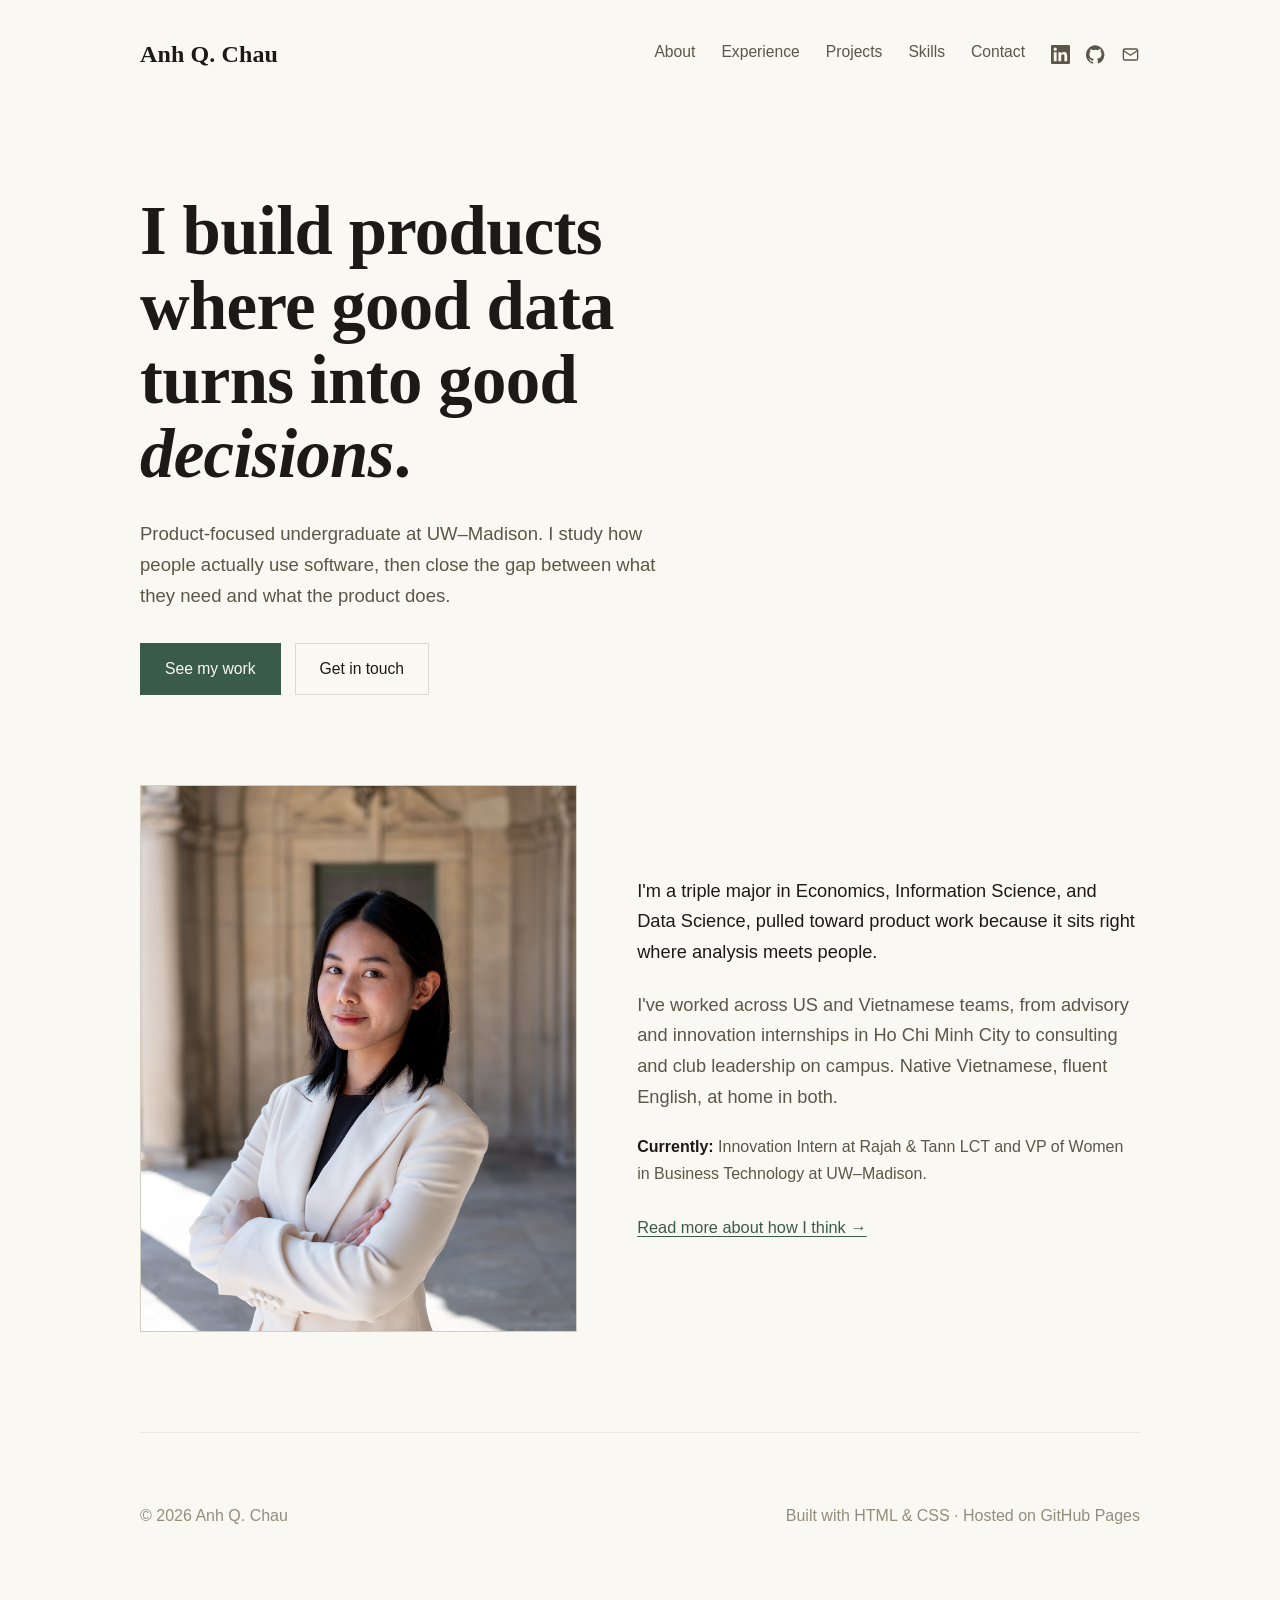
<file: index_1.html>
<!DOCTYPE html>
<html lang="en">
<head>
<meta charset="UTF-8">
<meta name="viewport" content="width=device-width, initial-scale=1.0">
<title>Anh Q. Chau</title>
<meta name="description" content="Anh Q. Chau — Economics, Information Science &amp; Data Science at UW–Madison. Product-focused portfolio.">
<link rel="preconnect" href="https://fonts.googleapis.com">
<link rel="preconnect" href="https://fonts.gstatic.com" crossorigin>
<link href="https://fonts.googleapis.com/css2?family=Playfair+Display:ital,wght@0,400;0,500;0,600;1,400;1,500&family=Newsreader:ital,opsz,wght@0,6..72,400;0,6..72,500;1,6..72,400&display=swap" rel="stylesheet">
<link rel="stylesheet" href="styles.css">
</head>
<body>

<div class="wrap" id="top">

  <nav class="site-nav">
    <div class="nav-inner">
      <a href="index.html" class="brand">Anh Q. Chau</a>
      <div class="nav-right">
        <div class="nav-links">
          <a href="about.html">About</a>
          <a href="experience.html">Experience</a>
          <a href="projects.html">Projects</a>
          <a href="skills.html">Skills</a>
          <a href="contact.html">Contact</a>
        </div>
        <div class="nav-social">
          <a href="https://linkedin.com/in/anhqchau" target="_blank" rel="noopener" aria-label="LinkedIn"><svg viewBox="0 0 24 24" fill="currentColor"><path d="M20.45 20.45h-3.56v-5.57c0-1.33-.02-3.04-1.85-3.04-1.85 0-2.13 1.45-2.13 2.94v5.67H9.35V9h3.42v1.56h.05c.48-.9 1.64-1.85 3.37-1.85 3.6 0 4.27 2.37 4.27 5.46v6.28zM5.34 7.43a2.07 2.07 0 1 1 0-4.14 2.07 2.07 0 0 1 0 4.14zM7.12 20.45H3.55V9h3.57v11.45zM22.22 0H1.77C.79 0 0 .77 0 1.73v20.54C0 23.22.79 24 1.77 24h20.45c.98 0 1.78-.78 1.78-1.73V1.73C24 .77 23.2 0 22.22 0z"/></svg></a>
          <a href="https://github.com/anhqchau" target="_blank" rel="noopener" aria-label="GitHub"><svg viewBox="0 0 24 24" fill="currentColor"><path d="M12 .3a12 12 0 0 0-3.8 23.4c.6.1.8-.3.8-.6v-2c-3.3.7-4-1.6-4-1.6-.6-1.4-1.4-1.8-1.4-1.8-1-.7.1-.7.1-.7 1.2 0 1.9 1.2 1.9 1.2 1 1.8 2.8 1.3 3.5 1 .1-.8.4-1.3.7-1.6-2.7-.3-5.5-1.3-5.5-5.9 0-1.3.5-2.4 1.2-3.2 0-.4-.5-1.6.2-3.2 0 0 1-.3 3.3 1.2a11.5 11.5 0 0 1 6 0C17.3 4.7 18.3 5 18.3 5c.7 1.6.2 2.8.1 3.2.8.8 1.2 1.9 1.2 3.2 0 4.6-2.8 5.6-5.5 5.9.4.4.8 1.1.8 2.2v3.3c0 .3.2.7.8.6A12 12 0 0 0 12 .3"/></svg></a>
          <a href="mailto:qchau@wisc.edu" aria-label="Email"><svg viewBox="0 0 24 24" fill="none" stroke="currentColor" stroke-width="1.7"><rect x="3" y="5" width="18" height="14" rx="2"/><path d="m3 7 9 6 9-6"/></svg></a>
        </div>
      </div>
    </div>
  </nav>

  <header class="hero">
    <h1 class="serif">I build products where good data turns into good <em>decisions</em>.</h1>
    <p class="lead muted" style="margin-top:26px; max-width:52ch;">Product-focused undergraduate at UW–Madison. I study how people actually use software, then close the gap between what they need and what the product does.</p>
    <div class="btn-row" style="margin-top:32px;">
      <a href="experience.html" class="btn btn-accent">See my work</a>
      <a href="contact.html" class="btn">Get in touch</a>
    </div>
  </header>

  <section class="intro no-top" id="about-preview">
    <div class="portrait">
      <img src="photo.jpg" alt="Anh Q. Chau" onerror="this.style.display='none'; this.parentElement.classList.add('portrait--empty');">
      <span class="portrait-fallback">AC</span>
    </div>
    <div class="bio">
      <p>I'm a triple major in Economics, Information Science, and Data Science, pulled toward product work because it sits right where analysis meets people.</p>
      <p class="muted">I've worked across US and Vietnamese teams, from advisory and innovation internships in Ho Chi Minh City to consulting and club leadership on campus. Native Vietnamese, fluent English, at home in both.</p>
      <p class="now"><strong>Currently:</strong> Innovation Intern at Rajah &amp; Tann LCT and VP of Women in Business Technology at UW–Madison.</p>
      <div class="bio-social">
        <a href="about.html" style="font-size:1.02rem; color: var(--accent); text-decoration: underline; text-underline-offset: 3px;">Read more about how I think →</a>
      </div>
    </div>
  </section>

  <footer class="site-foot">
    <span>© <span id="year"></span> Anh Q. Chau</span>
    <span>Built with HTML &amp; CSS · Hosted on GitHub Pages</span>
  </footer>

</div>

<script>document.getElementById('year').textContent = new Date().getFullYear();</script>
</body>
</html>
</file>
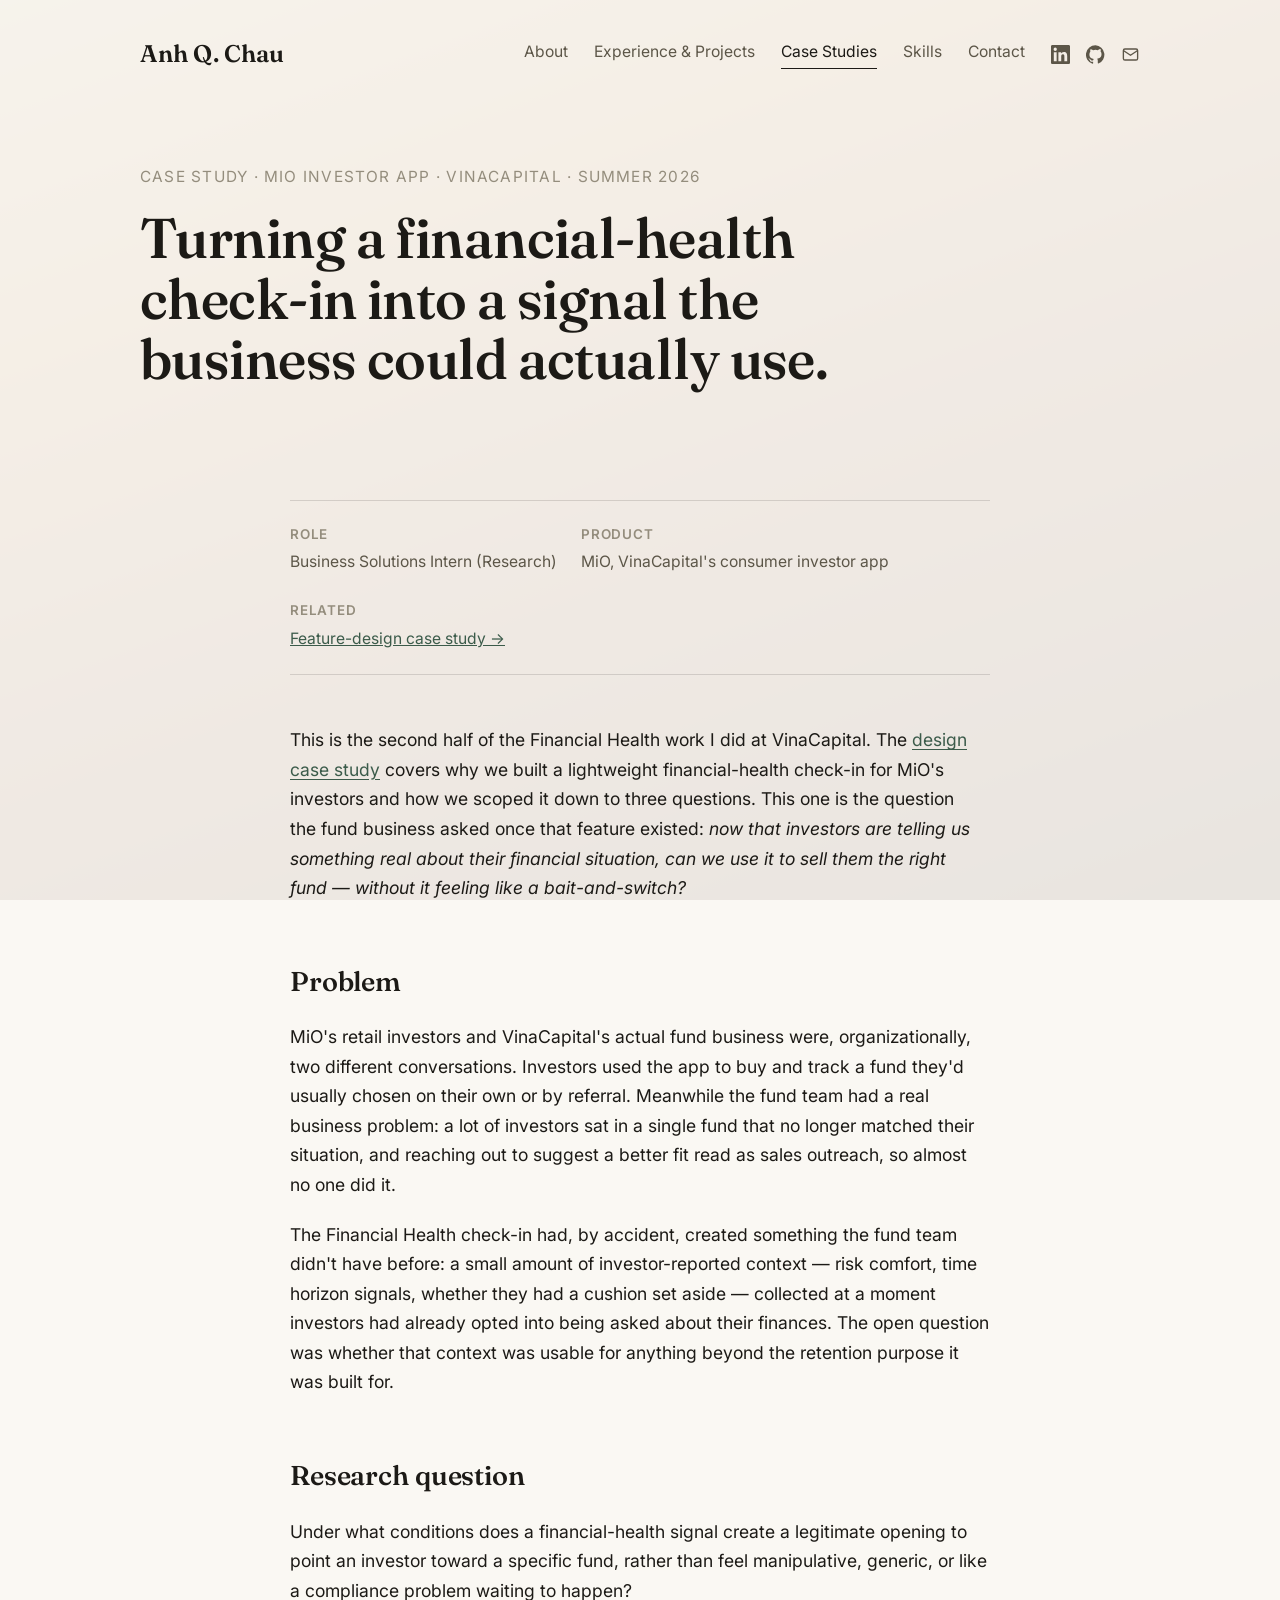
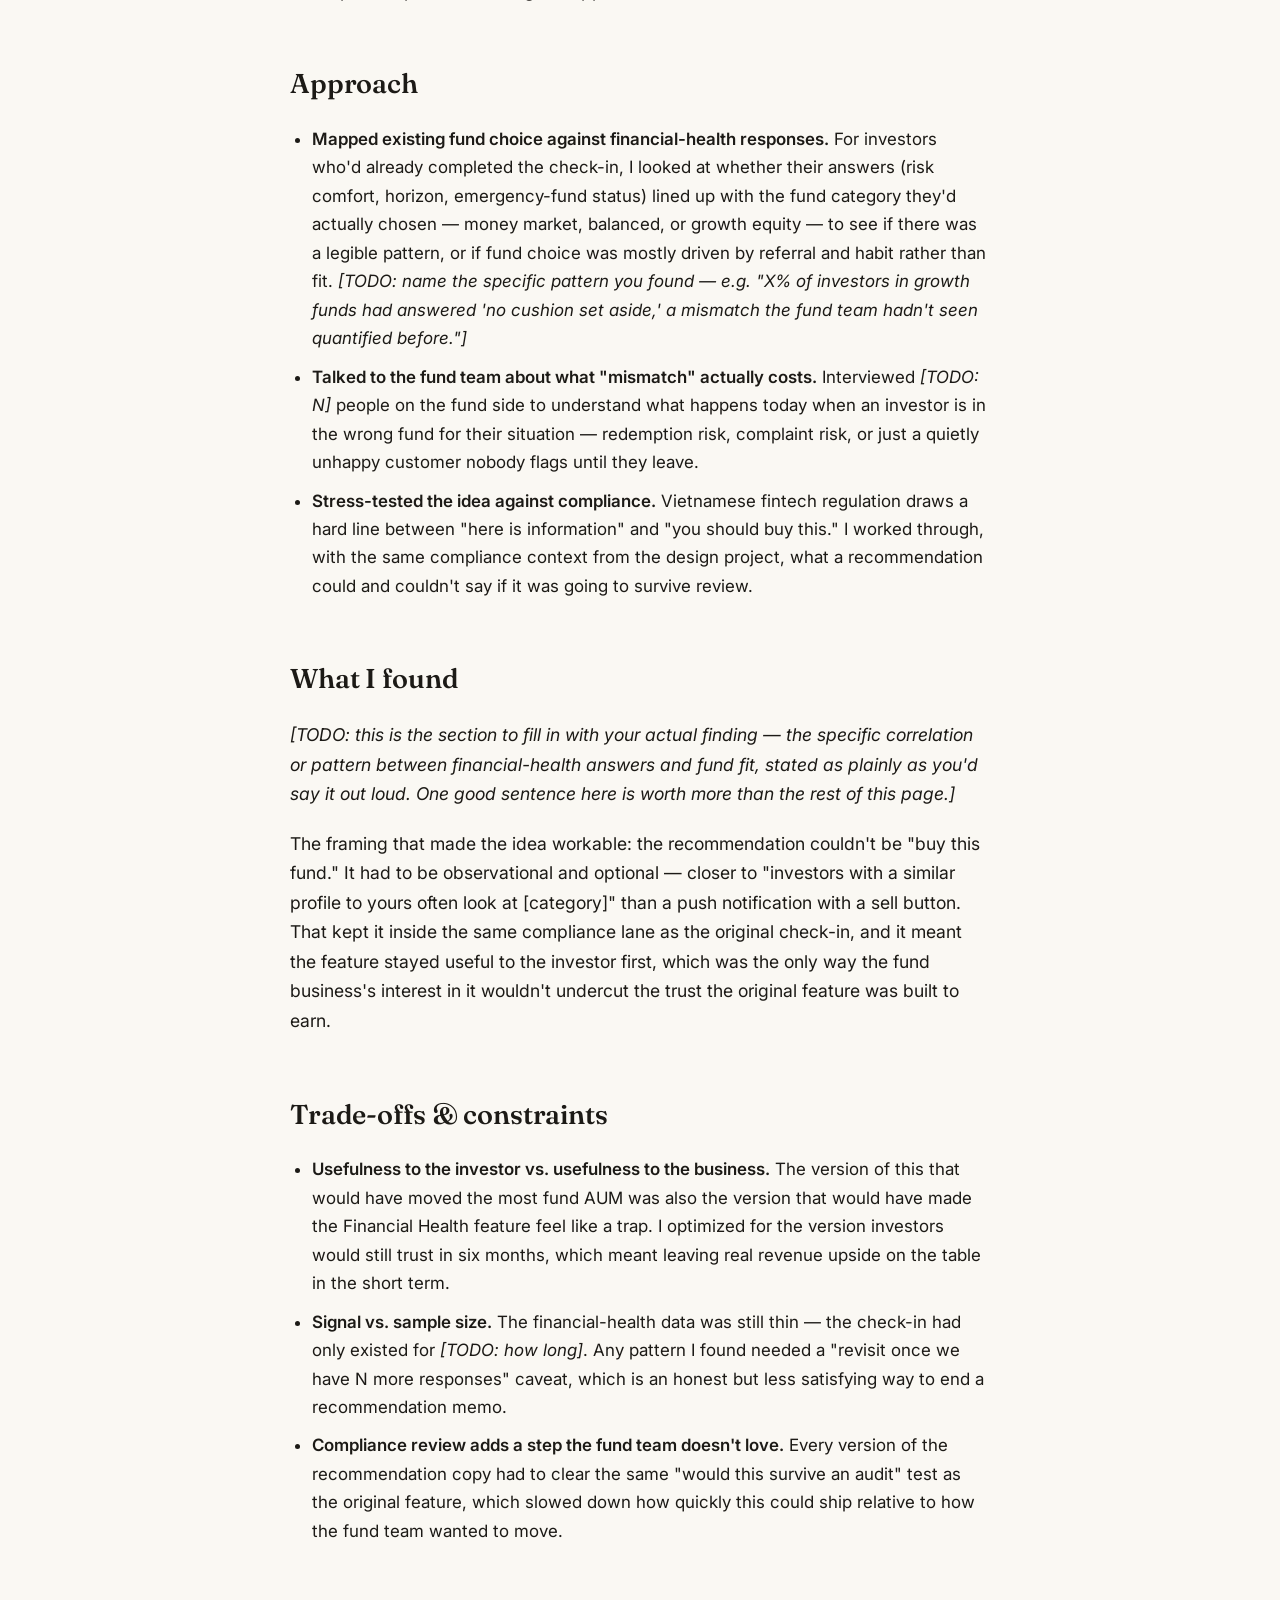
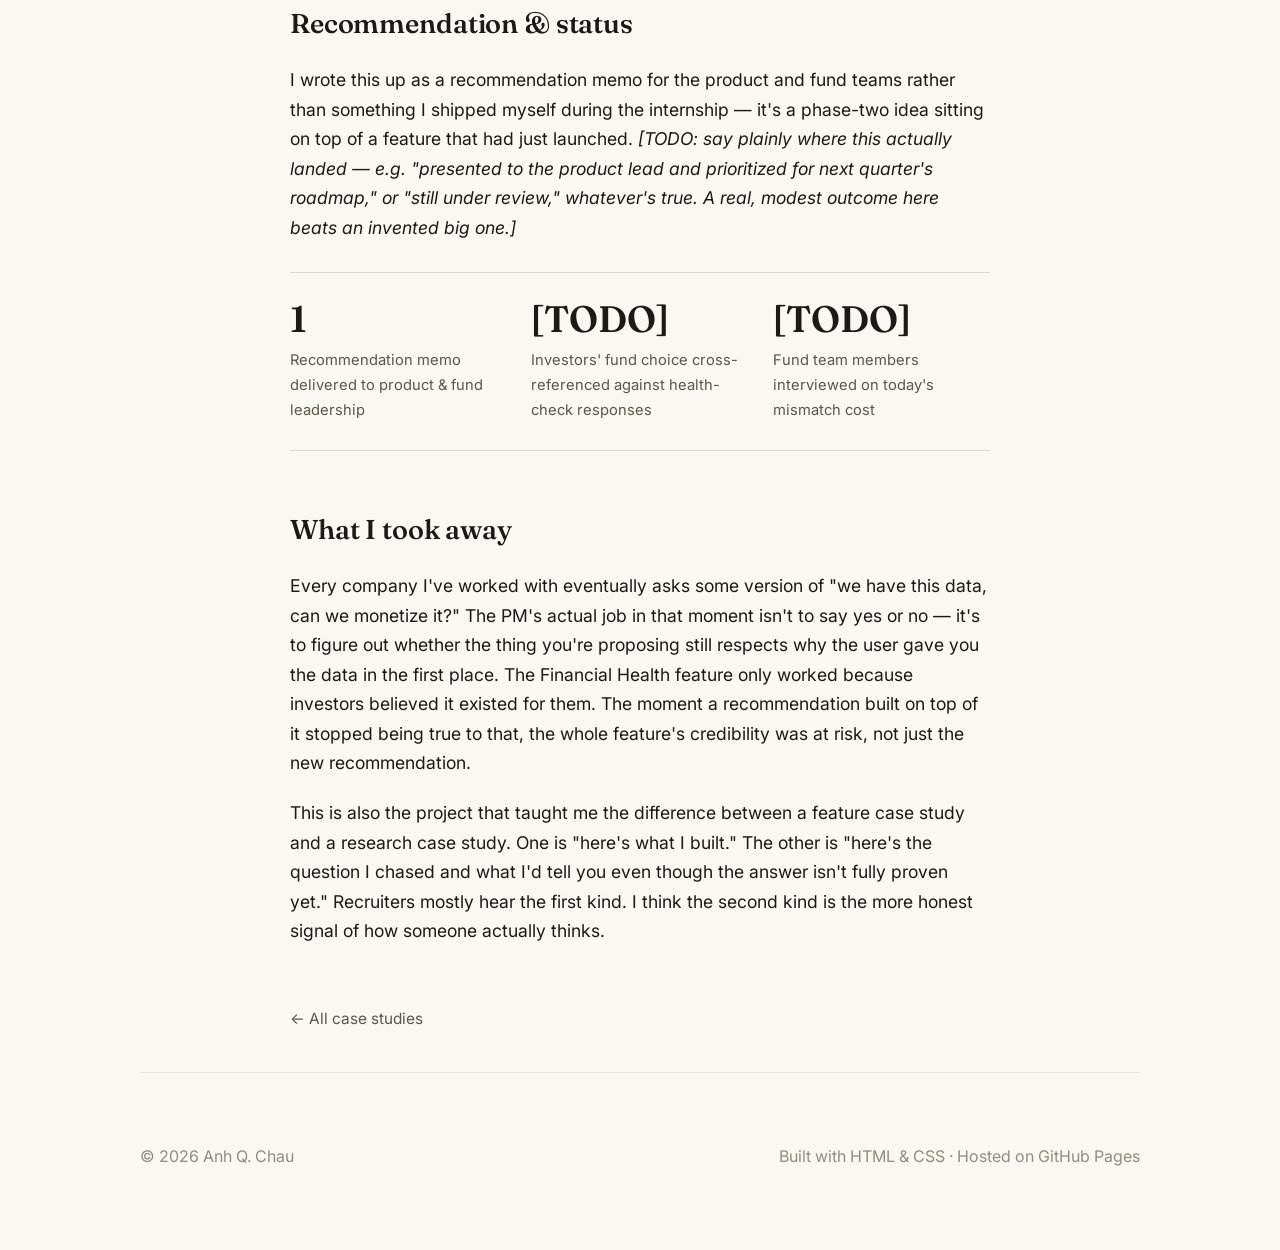
<file: mio-financial-health.html>
<!DOCTYPE html>
<html lang="en">
<head>
<meta charset="UTF-8">
<meta name="viewport" content="width=device-width, initial-scale=1.0">
<title>MiO Financial Health → Fund Sales · Case Study · Anh Q. Chau</title>
<meta name="description" content="Research connecting MiO's Financial Health feature to a responsible, relevant fund-recommendation strategy for VinaCapital.">
<link rel="preconnect" href="https://fonts.googleapis.com">
<link rel="preconnect" href="https://fonts.gstatic.com" crossorigin>
<link href="https://fonts.googleapis.com/css2?family=Fraunces:ital,opsz,wght@0,9..144,400;0,9..144,500;0,9..144,600;0,9..144,700;1,9..144,400;1,9..144,500&family=Inter:wght@400;500;600;700&display=swap" rel="stylesheet">
<link rel="stylesheet" href="styles.css">
</head>
<body>

<div class="site-backdrop" aria-hidden="true"></div>
<div class="site-scrim" aria-hidden="true"></div>

<div class="wrap" id="top">

  <nav class="site-nav">
    <div class="nav-inner">
      <a href="index.html" class="brand">Anh Q. Chau</a>
      <div class="nav-right">
        <div class="nav-links">
          <a href="about.html">About</a>
          <a href="experience.html">Experience &amp; Projects</a>
          <a href="projects.html" class="active">Case Studies</a>
          <a href="skills.html">Skills</a>
          <a href="contact.html">Contact</a>
        </div>
        <div class="nav-social">
          <a href="https://linkedin.com/in/anhqchau" target="_blank" rel="noopener" aria-label="LinkedIn"><svg viewBox="0 0 24 24" fill="currentColor"><path d="M20.45 20.45h-3.56v-5.57c0-1.33-.02-3.04-1.85-3.04-1.85 0-2.13 1.45-2.13 2.94v5.67H9.35V9h3.42v1.56h.05c.48-.9 1.64-1.85 3.37-1.85 3.6 0 4.27 2.37 4.27 5.46v6.28zM5.34 7.43a2.07 2.07 0 1 1 0-4.14 2.07 2.07 0 0 1 0 4.14zM7.12 20.45H3.55V9h3.57v11.45zM22.22 0H1.77C.79 0 0 .77 0 1.73v20.54C0 23.22.79 24 1.77 24h20.45c.98 0 1.78-.78 1.78-1.73V1.73C24 .77 23.2 0 22.22 0z"/></svg></a>
          <a href="https://github.com/anhqchau" target="_blank" rel="noopener" aria-label="GitHub"><svg viewBox="0 0 24 24" fill="currentColor"><path d="M12 .3a12 12 0 0 0-3.8 23.4c.6.1.8-.3.8-.6v-2c-3.3.7-4-1.6-4-1.6-.6-1.4-1.4-1.8-1.4-1.8-1-.7.1-.7.1-.7 1.2 0 1.9 1.2 1.9 1.2 1 1.8 2.8 1.3 3.5 1 .1-.8.4-1.3.7-1.6-2.7-.3-5.5-1.3-5.5-5.9 0-1.3.5-2.4 1.2-3.2 0-.4-.5-1.6.2-3.2 0 0 1-.3 3.3 1.2a11.5 11.5 0 0 1 6 0C17.3 4.7 18.3 5 18.3 5c.7 1.6.2 2.8.1 3.2.8.8 1.2 1.9 1.2 3.2 0 4.6-2.8 5.6-5.5 5.9.4.4.8 1.1.8 2.2v3.3c0 .3.2.7.8.6A12 12 0 0 0 12 .3"/></svg></a>
          <a href="mailto:qchau@wisc.edu" aria-label="Email"><svg viewBox="0 0 24 24" fill="none" stroke="currentColor" stroke-width="1.7"><rect x="3" y="5" width="18" height="14" rx="2"/><path d="m3 7 9 6 9-6"/></svg></a>
        </div>
      </div>
    </div>
  </nav>

  <header class="page-head">
    <span class="page-eyebrow">Case Study · MiO Investor App · VinaCapital · Summer 2026</span>
    <h1 class="page-title serif">Turning a financial-health check-in into a signal the business could actually use.</h1>
  </header>

  <div class="case-body">
    <div class="case-meta">
      <div><strong>Role</strong>Business Solutions Intern (Research)</div>
      <div><strong>Product</strong>MiO, VinaCapital's consumer investor app</div>
      <div><strong>Related</strong><a href="experience-vinacapital.html" style="color:var(--accent);">Feature-design case study →</a></div>
    </div>

    <p class="lead">This is the second half of the Financial Health work I did at VinaCapital. The <a href="experience-vinacapital.html" style="color:var(--accent); text-decoration:underline; text-underline-offset:3px;">design case study</a> covers why we built a lightweight financial-health check-in for MiO's investors and how we scoped it down to three questions. This one is the question the fund business asked once that feature existed: <em>now that investors are telling us something real about their financial situation, can we use it to sell them the right fund — without it feeling like a bait-and-switch?</em></p>

    <h2 class="serif">Problem</h2>
    <p>MiO's retail investors and VinaCapital's actual fund business were, organizationally, two different conversations. Investors used the app to buy and track a fund they'd usually chosen on their own or by referral. Meanwhile the fund team had a real business problem: a lot of investors sat in a single fund that no longer matched their situation, and reaching out to suggest a better fit read as sales outreach, so almost no one did it.</p>
    <p>The Financial Health check-in had, by accident, created something the fund team didn't have before: a small amount of investor-reported context — risk comfort, time horizon signals, whether they had a cushion set aside — collected at a moment investors had already opted into being asked about their finances. The open question was whether that context was usable for anything beyond the retention purpose it was built for.</p>

    <h2 class="serif">Research question</h2>
    <p>Under what conditions does a financial-health signal create a legitimate opening to point an investor toward a specific fund, rather than feel manipulative, generic, or like a compliance problem waiting to happen?</p>

    <h2 class="serif">Approach</h2>
    <ul>
      <li><strong>Mapped existing fund choice against financial-health responses.</strong> For investors who'd already completed the check-in, I looked at whether their answers (risk comfort, horizon, emergency-fund status) lined up with the fund category they'd actually chosen — money market, balanced, or growth equity — to see if there was a legible pattern, or if fund choice was mostly driven by referral and habit rather than fit. <em>[TODO: name the specific pattern you found — e.g. "X% of investors in growth funds had answered 'no cushion set aside,' a mismatch the fund team hadn't seen quantified before."]</em></li>
      <li><strong>Talked to the fund team about what "mismatch" actually costs.</strong> Interviewed <em>[TODO: N]</em> people on the fund side to understand what happens today when an investor is in the wrong fund for their situation — redemption risk, complaint risk, or just a quietly unhappy customer nobody flags until they leave.</li>
      <li><strong>Stress-tested the idea against compliance.</strong> Vietnamese fintech regulation draws a hard line between "here is information" and "you should buy this." I worked through, with the same compliance context from the design project, what a recommendation could and couldn't say if it was going to survive review.</li>
    </ul>

    <h2 class="serif">What I found</h2>
    <p><em>[TODO: this is the section to fill in with your actual finding — the specific correlation or pattern between financial-health answers and fund fit, stated as plainly as you'd say it out loud. One good sentence here is worth more than the rest of this page.]</em></p>
    <p>The framing that made the idea workable: the recommendation couldn't be "buy this fund." It had to be observational and optional — closer to "investors with a similar profile to yours often look at [category]" than a push notification with a sell button. That kept it inside the same compliance lane as the original check-in, and it meant the feature stayed useful to the investor first, which was the only way the fund business's interest in it wouldn't undercut the trust the original feature was built to earn.</p>

    <h2 class="serif">Trade-offs &amp; constraints</h2>
    <ul>
      <li><strong>Usefulness to the investor vs. usefulness to the business.</strong> The version of this that would have moved the most fund AUM was also the version that would have made the Financial Health feature feel like a trap. I optimized for the version investors would still trust in six months, which meant leaving real revenue upside on the table in the short term.</li>
      <li><strong>Signal vs. sample size.</strong> The financial-health data was still thin — the check-in had only existed for <em>[TODO: how long]</em>. Any pattern I found needed a "revisit once we have N more responses" caveat, which is an honest but less satisfying way to end a recommendation memo.</li>
      <li><strong>Compliance review adds a step the fund team doesn't love.</strong> Every version of the recommendation copy had to clear the same "would this survive an audit" test as the original feature, which slowed down how quickly this could ship relative to how the fund team wanted to move.</li>
    </ul>

    <h2 class="serif">Recommendation &amp; status</h2>
    <p>I wrote this up as a recommendation memo for the product and fund teams rather than something I shipped myself during the internship — it's a phase-two idea sitting on top of a feature that had just launched. <em>[TODO: say plainly where this actually landed — e.g. "presented to the product lead and prioritized for next quarter's roadmap," or "still under review," whatever's true. A real, modest outcome here beats an invented big one.]</em></p>
    <div class="case-metric-row">
      <div class="case-metric"><span class="num">1</span><span class="lbl">Recommendation memo delivered to product &amp; fund leadership</span></div>
      <div class="case-metric"><span class="num">[TODO]</span><span class="lbl">Investors' fund choice cross-referenced against health-check responses</span></div>
      <div class="case-metric"><span class="num">[TODO]</span><span class="lbl">Fund team members interviewed on today's mismatch cost</span></div>
    </div>

    <h2 class="serif">What I took away</h2>
    <p>Every company I've worked with eventually asks some version of "we have this data, can we monetize it?" The PM's actual job in that moment isn't to say yes or no — it's to figure out whether the thing you're proposing still respects why the user gave you the data in the first place. The Financial Health feature only worked because investors believed it existed for them. The moment a recommendation built on top of it stopped being true to that, the whole feature's credibility was at risk, not just the new recommendation.</p>
    <p>This is also the project that taught me the difference between a feature case study and a research case study. One is "here's what I built." The other is "here's the question I chased and what I'd tell you even though the answer isn't fully proven yet." Recruiters mostly hear the first kind. I think the second kind is the more honest signal of how someone actually thinks.</p>

    <a href="projects.html" class="back-link">All case studies</a>
  </div>

  <footer class="site-foot">
    <span>© <span id="year"></span> Anh Q. Chau</span>
    <span>Built with HTML &amp; CSS · Hosted on GitHub Pages</span>
  </footer>

</div>

<script>document.getElementById('year').textContent = new Date().getFullYear();</script>
</body>
</html>
</file>
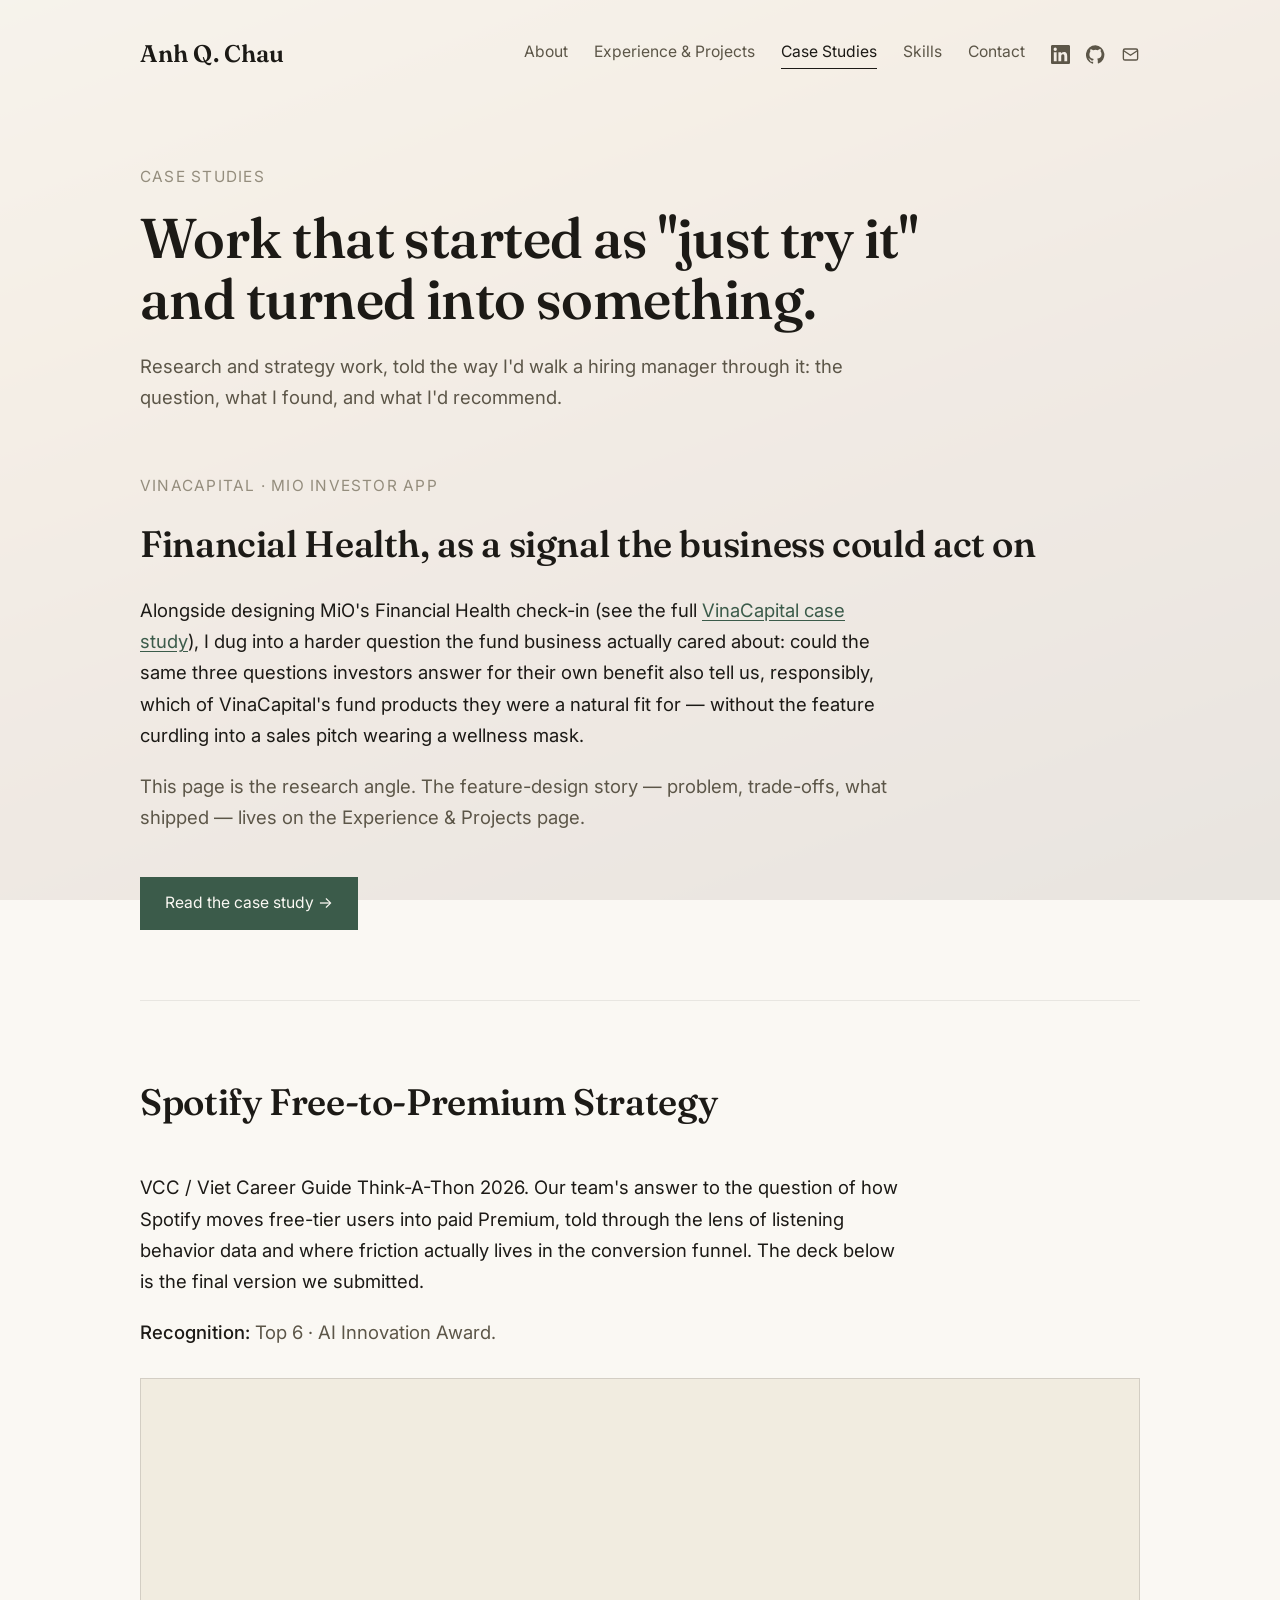
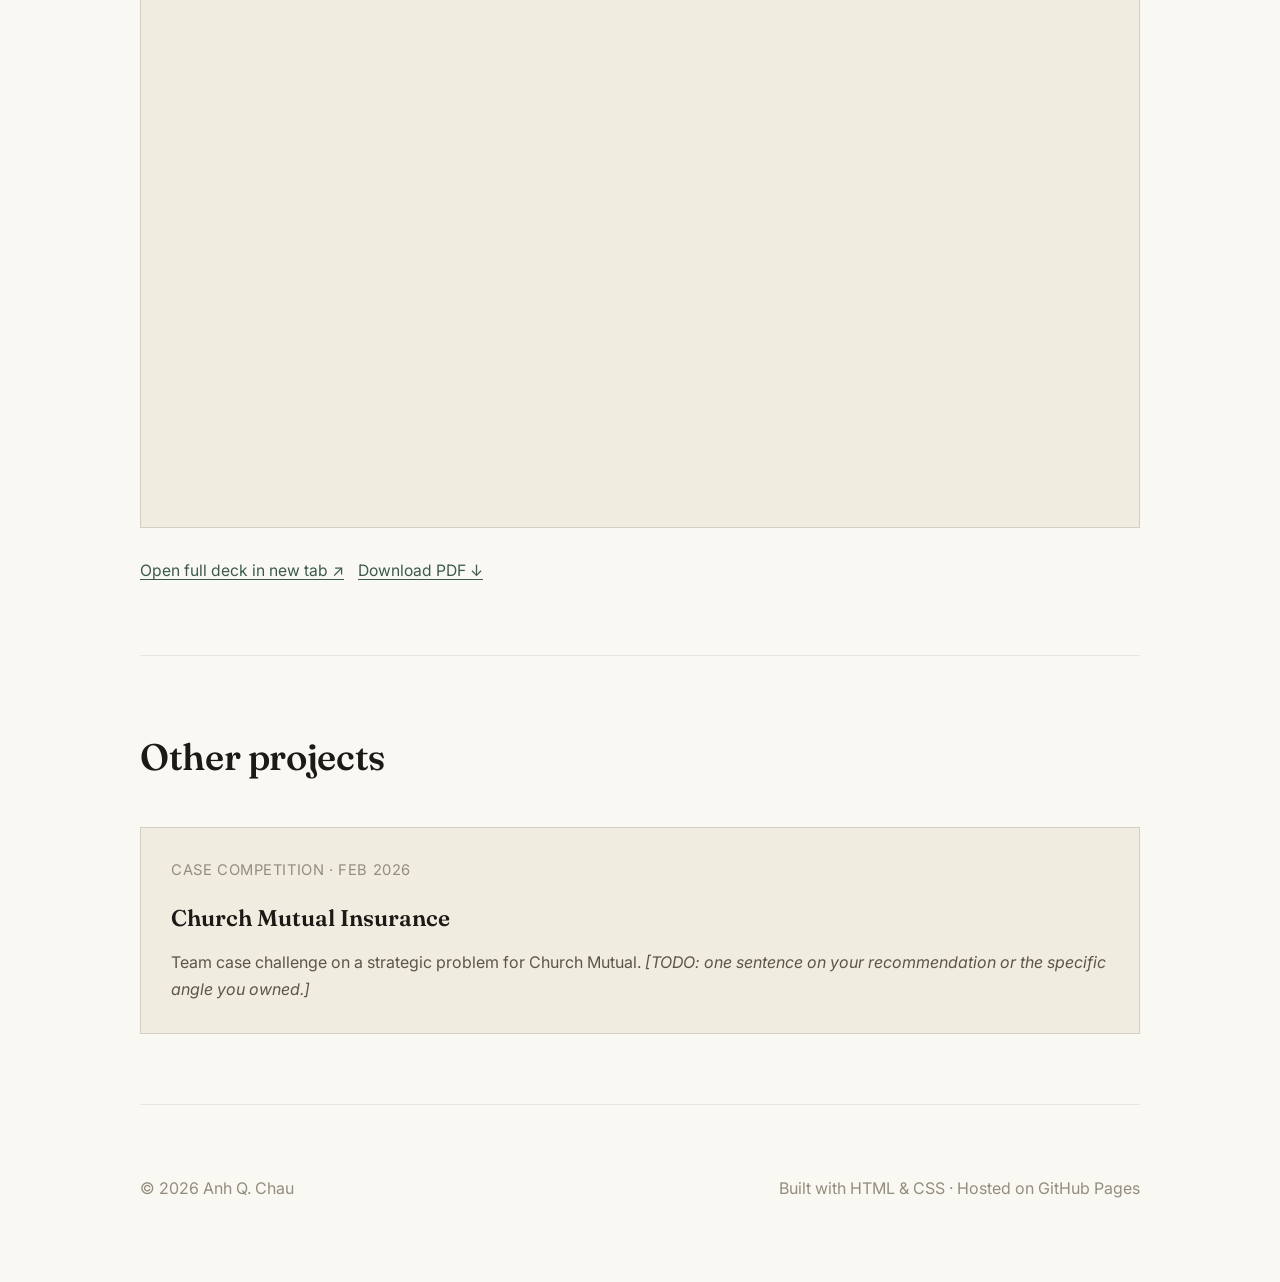
<file: projects.html>
<!DOCTYPE html>
<html lang="en">
<head>
<meta charset="UTF-8">
<meta name="viewport" content="width=device-width, initial-scale=1.0">
<title>Case Studies · Anh Q. Chau</title>
<meta name="description" content="Research and case competition deep-dives by Anh Q. Chau.">
<link rel="preconnect" href="https://fonts.googleapis.com">
<link rel="preconnect" href="https://fonts.gstatic.com" crossorigin>
<link href="https://fonts.googleapis.com/css2?family=Fraunces:ital,opsz,wght@0,9..144,400;0,9..144,500;0,9..144,600;0,9..144,700;1,9..144,400;1,9..144,500&family=Inter:wght@400;500;600;700&display=swap" rel="stylesheet">
<link rel="stylesheet" href="styles.css">
</head>
<body>

<div class="site-backdrop" aria-hidden="true"></div>
<div class="site-scrim" aria-hidden="true"></div>

<div class="wrap" id="top">

  <nav class="site-nav">
    <div class="nav-inner">
      <a href="index.html" class="brand">Anh Q. Chau</a>
      <div class="nav-right">
        <div class="nav-links">
          <a href="about.html">About</a>
          <a href="experience.html">Experience &amp; Projects</a>
          <a href="projects.html" class="active">Case Studies</a>
          <a href="skills.html">Skills</a>
          <a href="contact.html">Contact</a>
        </div>
        <div class="nav-social">
          <a href="https://linkedin.com/in/anhqchau" target="_blank" rel="noopener" aria-label="LinkedIn"><svg viewBox="0 0 24 24" fill="currentColor"><path d="M20.45 20.45h-3.56v-5.57c0-1.33-.02-3.04-1.85-3.04-1.85 0-2.13 1.45-2.13 2.94v5.67H9.35V9h3.42v1.56h.05c.48-.9 1.64-1.85 3.37-1.85 3.6 0 4.27 2.37 4.27 5.46v6.28zM5.34 7.43a2.07 2.07 0 1 1 0-4.14 2.07 2.07 0 0 1 0 4.14zM7.12 20.45H3.55V9h3.57v11.45zM22.22 0H1.77C.79 0 0 .77 0 1.73v20.54C0 23.22.79 24 1.77 24h20.45c.98 0 1.78-.78 1.78-1.73V1.73C24 .77 23.2 0 22.22 0z"/></svg></a>
          <a href="https://github.com/anhqchau" target="_blank" rel="noopener" aria-label="GitHub"><svg viewBox="0 0 24 24" fill="currentColor"><path d="M12 .3a12 12 0 0 0-3.8 23.4c.6.1.8-.3.8-.6v-2c-3.3.7-4-1.6-4-1.6-.6-1.4-1.4-1.8-1.4-1.8-1-.7.1-.7.1-.7 1.2 0 1.9 1.2 1.9 1.2 1 1.8 2.8 1.3 3.5 1 .1-.8.4-1.3.7-1.6-2.7-.3-5.5-1.3-5.5-5.9 0-1.3.5-2.4 1.2-3.2 0-.4-.5-1.6.2-3.2 0 0 1-.3 3.3 1.2a11.5 11.5 0 0 1 6 0C17.3 4.7 18.3 5 18.3 5c.7 1.6.2 2.8.1 3.2.8.8 1.2 1.9 1.2 3.2 0 4.6-2.8 5.6-5.5 5.9.4.4.8 1.1.8 2.2v3.3c0 .3.2.7.8.6A12 12 0 0 0 12 .3"/></svg></a>
          <a href="mailto:qchau@wisc.edu" aria-label="Email"><svg viewBox="0 0 24 24" fill="none" stroke="currentColor" stroke-width="1.7"><rect x="3" y="5" width="18" height="14" rx="2"/><path d="m3 7 9 6 9-6"/></svg></a>
        </div>
      </div>
    </div>
  </nav>

  <header class="page-head">
    <span class="page-eyebrow">Case Studies</span>
    <h1 class="page-title serif">Work that started as "just try it" and turned into something.</h1>
    <p class="page-lede">Research and strategy work, told the way I'd walk a hiring manager through it: the question, what I found, and what I'd recommend.</p>
  </header>

  <section class="no-top" style="padding-top: 20px;">
    <span class="page-eyebrow" style="margin-bottom:14px;">VinaCapital · MiO Investor App</span>
    <h2 class="sec-head serif" style="margin-bottom:20px;">Financial Health, as a signal the business could act on</h2>
    <p class="lead" style="max-width:64ch;">Alongside designing MiO's Financial Health check-in (see the full <a href="experience-vinacapital.html" style="color:var(--accent); text-decoration:underline; text-underline-offset:3px;">VinaCapital case study</a>), I dug into a harder question the fund business actually cared about: could the same three questions investors answer for their own benefit also tell us, responsibly, which of VinaCapital's fund products they were a natural fit for — without the feature curdling into a sales pitch wearing a wellness mask.</p>
    <p class="lead muted" style="max-width:64ch;">This page is the research angle. The feature-design story — problem, trade-offs, what shipped — lives on the Experience &amp; Projects page.</p>
    <a href="mio-financial-health.html" class="btn btn-accent" style="margin-top:24px;">Read the case study →</a>
  </section>

  <section>
    <h2 class="sec-head serif">Spotify Free-to-Premium Strategy</h2>
    <p class="lead" style="max-width:64ch;">VCC / Viet Career Guide Think-A-Thon 2026. Our team's answer to the question of how Spotify moves free-tier users into paid Premium, told through the lens of listening behavior data and where friction actually lives in the conversion funnel. The deck below is the final version we submitted.</p>
    <p class="lead muted" style="max-width:64ch;"><strong style="color: var(--text); font-weight: 500;">Recognition:</strong> Top 6 · AI Innovation Award.</p>

    <!-- PDF EMBED: replace src with your uploaded PDF's path.
         If you upload the file as spotify.pdf at the repo root, this works as-is. -->
    <div class="pdf-embed">
      <iframe
        src="spotify.pdf#view=FitH"
        title="Spotify Free-to-Premium Strategy — full deck (PDF)"
        loading="lazy">
        <div class="pdf-embed-fallback">
          Your browser can't display the embedded PDF.
          <a href="spotify.pdf" target="_blank" rel="noopener">Open the deck in a new tab</a>.
        </div>
      </iframe>
    </div>
    <div class="pdf-embed-actions">
      <a href="spotify.pdf" target="_blank" rel="noopener">Open full deck in new tab ↗</a>
      <a href="spotify.pdf" download>Download PDF ↓</a>
    </div>
  </section>

  <section>
    <h2 class="sec-head serif">Other projects</h2>
    <div class="cards">
      <div class="card">
        <span class="tag">Case Competition · Feb 2026</span>
        <h3 class="serif">Church Mutual Insurance</h3>
        <p>Team case challenge on a strategic problem for Church Mutual. <em>[TODO: one sentence on your recommendation or the specific angle you owned.]</em></p>
      </div>
      <!-- Copy a card block above to add more projects. -->
    </div>
  </section>

  <footer class="site-foot">
    <span>© <span id="year"></span> Anh Q. Chau</span>
    <span>Built with HTML &amp; CSS · Hosted on GitHub Pages</span>
  </footer>

</div>

<script>document.getElementById('year').textContent = new Date().getFullYear();</script>
</body>
</html>
</file>
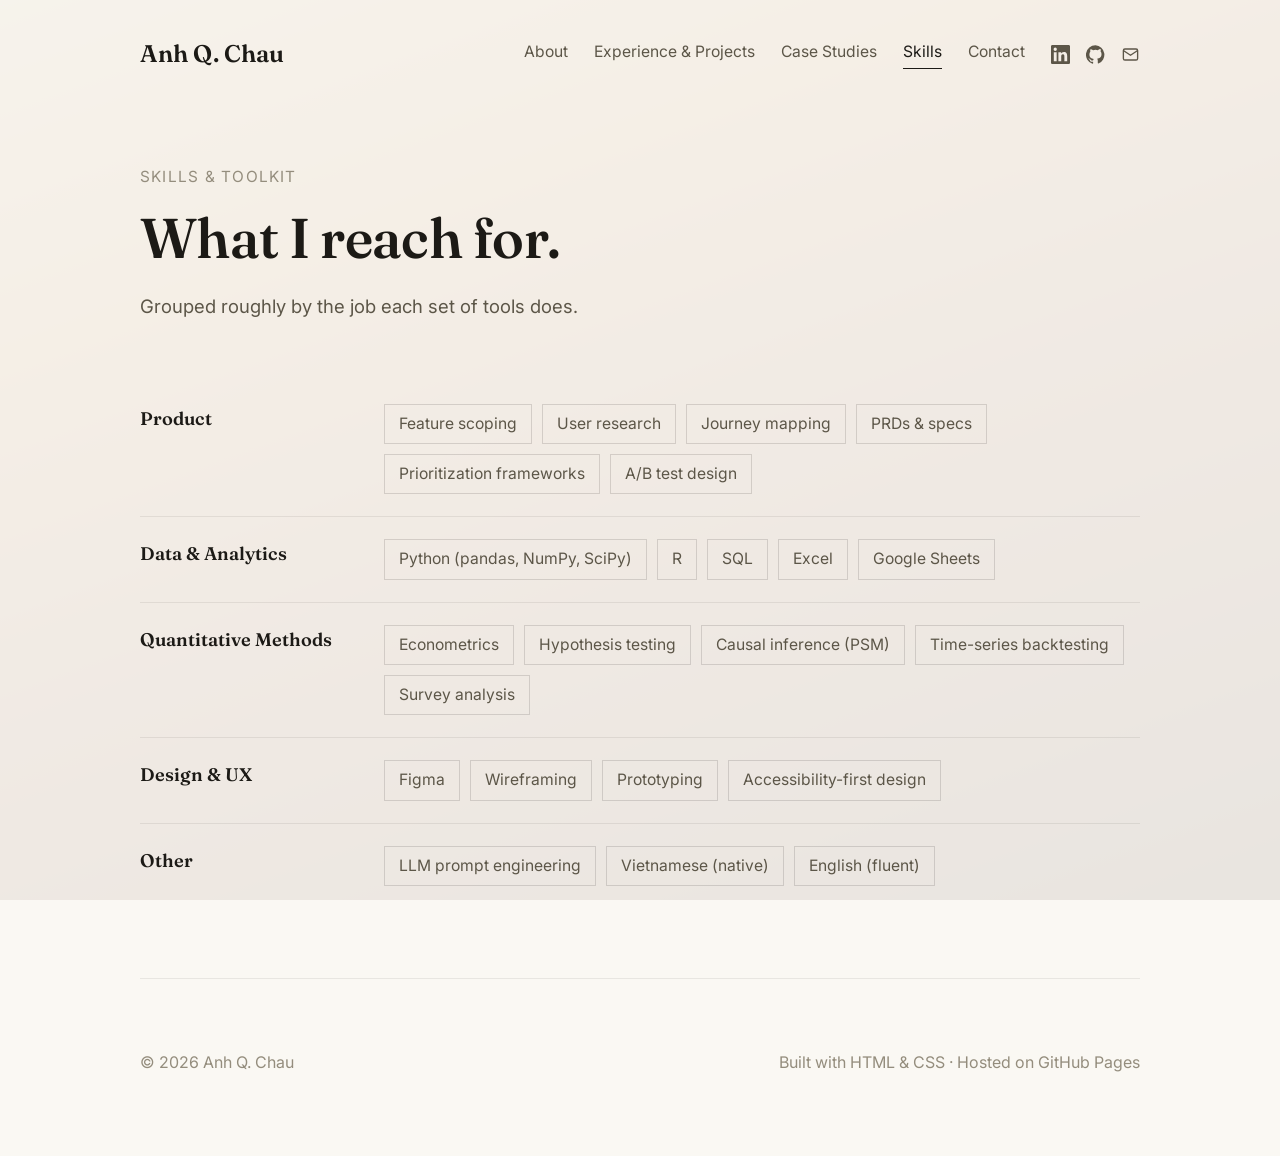
<file: skills.html>
<!DOCTYPE html>
<html lang="en">
<head>
<meta charset="UTF-8">
<meta name="viewport" content="width=device-width, initial-scale=1.0">
<title>Skills · Anh Q. Chau</title>
<meta name="description" content="Toolkit: product, data, and design.">
<link rel="preconnect" href="https://fonts.googleapis.com">
<link rel="preconnect" href="https://fonts.gstatic.com" crossorigin>
<link href="https://fonts.googleapis.com/css2?family=Fraunces:ital,opsz,wght@0,9..144,400;0,9..144,500;0,9..144,600;0,9..144,700;1,9..144,400;1,9..144,500&family=Inter:wght@400;500;600;700&display=swap" rel="stylesheet">
<link rel="stylesheet" href="styles.css">
</head>
<body>

<div class="site-backdrop" aria-hidden="true"></div>
<div class="site-scrim" aria-hidden="true"></div>

<div class="wrap" id="top">

  <nav class="site-nav">
    <div class="nav-inner">
      <a href="index.html" class="brand">Anh Q. Chau</a>
      <div class="nav-right">
        <div class="nav-links">
          <a href="about.html">About</a>
          <a href="experience.html">Experience &amp; Projects</a>
          <a href="projects.html">Case Studies</a>
          <a href="skills.html" class="active">Skills</a>
          <a href="contact.html">Contact</a>
        </div>
        <div class="nav-social">
          <a href="https://linkedin.com/in/anhqchau" target="_blank" rel="noopener" aria-label="LinkedIn"><svg viewBox="0 0 24 24" fill="currentColor"><path d="M20.45 20.45h-3.56v-5.57c0-1.33-.02-3.04-1.85-3.04-1.85 0-2.13 1.45-2.13 2.94v5.67H9.35V9h3.42v1.56h.05c.48-.9 1.64-1.85 3.37-1.85 3.6 0 4.27 2.37 4.27 5.46v6.28zM5.34 7.43a2.07 2.07 0 1 1 0-4.14 2.07 2.07 0 0 1 0 4.14zM7.12 20.45H3.55V9h3.57v11.45zM22.22 0H1.77C.79 0 0 .77 0 1.73v20.54C0 23.22.79 24 1.77 24h20.45c.98 0 1.78-.78 1.78-1.73V1.73C24 .77 23.2 0 22.22 0z"/></svg></a>
          <a href="https://github.com/anhqchau" target="_blank" rel="noopener" aria-label="GitHub"><svg viewBox="0 0 24 24" fill="currentColor"><path d="M12 .3a12 12 0 0 0-3.8 23.4c.6.1.8-.3.8-.6v-2c-3.3.7-4-1.6-4-1.6-.6-1.4-1.4-1.8-1.4-1.8-1-.7.1-.7.1-.7 1.2 0 1.9 1.2 1.9 1.2 1 1.8 2.8 1.3 3.5 1 .1-.8.4-1.3.7-1.6-2.7-.3-5.5-1.3-5.5-5.9 0-1.3.5-2.4 1.2-3.2 0-.4-.5-1.6.2-3.2 0 0 1-.3 3.3 1.2a11.5 11.5 0 0 1 6 0C17.3 4.7 18.3 5 18.3 5c.7 1.6.2 2.8.1 3.2.8.8 1.2 1.9 1.2 3.2 0 4.6-2.8 5.6-5.5 5.9.4.4.8 1.1.8 2.2v3.3c0 .3.2.7.8.6A12 12 0 0 0 12 .3"/></svg></a>
          <a href="mailto:qchau@wisc.edu" aria-label="Email"><svg viewBox="0 0 24 24" fill="none" stroke="currentColor" stroke-width="1.7"><rect x="3" y="5" width="18" height="14" rx="2"/><path d="m3 7 9 6 9-6"/></svg></a>
        </div>
      </div>
    </div>
  </nav>

  <header class="page-head">
    <span class="page-eyebrow">Skills &amp; toolkit</span>
    <h1 class="page-title serif">What I reach for.</h1>
    <p class="page-lede">Grouped roughly by the job each set of tools does.</p>
  </header>

  <section class="no-top" style="padding-top: 20px;">
    <div class="skill-group">
      <h4>Product</h4>
      <div class="chips">
        <span class="chip">Feature scoping</span>
        <span class="chip">User research</span>
        <span class="chip">Journey mapping</span>
        <span class="chip">PRDs &amp; specs</span>
        <span class="chip">Prioritization frameworks</span>
        <span class="chip">A/B test design</span>
      </div>
    </div>

    <div class="skill-group">
      <h4>Data &amp; Analytics</h4>
      <div class="chips">
        <span class="chip">Python (pandas, NumPy, SciPy)</span>
        <span class="chip">R</span>
        <span class="chip">SQL</span>
        <span class="chip">Excel</span>
        <span class="chip">Google Sheets</span>
      </div>
    </div>

    <div class="skill-group">
      <h4>Quantitative Methods</h4>
      <div class="chips">
        <span class="chip">Econometrics</span>
        <span class="chip">Hypothesis testing</span>
        <span class="chip">Causal inference (PSM)</span>
        <span class="chip">Time-series backtesting</span>
        <span class="chip">Survey analysis</span>
      </div>
    </div>

    <div class="skill-group">
      <h4>Design &amp; UX</h4>
      <div class="chips">
        <span class="chip">Figma</span>
        <span class="chip">Wireframing</span>
        <span class="chip">Prototyping</span>
        <span class="chip">Accessibility-first design</span>
      </div>
    </div>

    <div class="skill-group">
      <h4>Other</h4>
      <div class="chips">
        <span class="chip">LLM prompt engineering</span>
        <span class="chip">Vietnamese (native)</span>
        <span class="chip">English (fluent)</span>
      </div>
    </div>
  </section>

  <footer class="site-foot">
    <span>© <span id="year"></span> Anh Q. Chau</span>
    <span>Built with HTML &amp; CSS · Hosted on GitHub Pages</span>
  </footer>

</div>

<script>document.getElementById('year').textContent = new Date().getFullYear();</script>
</body>
</html>


</div>

<script>document.getElementById('year').textContent = new Date().getFullYear();</script>
</body>
</html>
</file>
<file: styles.css>
/* ============================================================
   Anh Q. Chau — Portfolio shared stylesheet
   Same visual system across every page. Edit here to change everything.
   ============================================================ */

:root {
  --bg:        #faf8f3;
  --bg-rgb:    250, 248, 243;
  --bg-soft:   #f1ece0;
  --text:      #1c1a16;
  --muted:     #5c5648;
  --faint:     #948d7d;
  --line:      rgba(28, 26, 22, 0.14);
  --line-soft: rgba(28, 26, 22, 0.08);
  --accent:    #3b5b4a;   /* muted forest green, PM-serious */
  --maxw:      1080px;
  --maxw-narrow: 780px;

  /* Backdrop: swap this gradient for url('your-painting.jpg') once the
     painting files are in the repo. Keep background-size/position below. */
  --painting-url: linear-gradient(160deg, #d8c6a3 0%, #c79a68 26%, #93624a 55%, #40291f 100%);
  --scrim-opacity: 0.91;
}

* { box-sizing: border-box; margin: 0; padding: 0; }
html { scroll-behavior: smooth; }
body {
  background: var(--bg);
  color: var(--text);
  font-family: 'Inter', -apple-system, BlinkMacSystemFont, sans-serif;
  font-size: 1.08rem;
  line-height: 1.68;
  font-weight: 400;
  -webkit-font-smoothing: antialiased;
  text-rendering: optimizeLegibility;
}
.wrap { max-width: var(--maxw); margin: 0 auto; padding: 0 40px; position: relative; }
.wrap--narrow { max-width: var(--maxw-narrow); }
@media (max-width: 620px) { .wrap { padding: 0 24px; } }

a { color: inherit; }
.serif { font-family: 'Fraunces', Georgia, serif; }
.italic { font-style: italic; }

/* ---------- Backdrop (fixed behind every page) ---------- */
.site-backdrop {
  position: fixed;
  inset: 0;
  z-index: -2;
  background-image: var(--painting-url);
  background-size: cover;
  background-position: center;
}
.site-scrim {
  position: fixed;
  inset: 0;
  z-index: -1;
  background: rgba(var(--bg-rgb), var(--scrim-opacity));
}

/* ---------- Nav (identical on every page) ---------- */
nav.site-nav { padding: 34px 0 0; }
.nav-inner { display: flex; align-items: center; justify-content: space-between; gap: 24px; flex-wrap: wrap; }
.brand {
  font-family: 'Fraunces', serif; font-weight: 600;
  font-size: 1.5rem; letter-spacing: 0.005em; text-decoration: none; color: var(--text);
}
.nav-right { display: flex; align-items: center; gap: 26px; flex-wrap: wrap; }
.nav-links { display: flex; gap: 26px; }
.nav-links a {
  text-decoration: none; color: var(--muted); font-size: 0.98rem; transition: color .2s;
  padding-bottom: 2px; border-bottom: 1px solid transparent;
}
.nav-links a:hover { color: var(--text); }
.nav-links a.active { color: var(--text); border-bottom-color: var(--text); }
.nav-social { display: flex; gap: 16px; align-items: center; }
.nav-social a { color: var(--muted); display: inline-flex; transition: color .2s; }
.nav-social a:hover { color: var(--text); }
.nav-social svg { width: 19px; height: 19px; }
@media (max-width: 760px) { .nav-links { display: none; } }

/* ---------- Hero (used on Home) ---------- */
.hero { padding: 120px 0 90px; }
.hero h1 {
  font-family: 'Fraunces', serif; font-weight: 560;
  font-size: clamp(2.5rem, 5.4vw, 4.3rem);
  line-height: 1.08; letter-spacing: -0.01em; max-width: 16ch;
}
.hero h1 em { font-style: italic; }
@media (max-width: 620px) { .hero { padding: 80px 0 60px; } }

/* ---------- Page title (used on interior pages) ---------- */
.page-head { padding: 90px 0 40px; }
.page-eyebrow { color: var(--faint); font-size: 0.96rem; letter-spacing: .08em; text-transform: uppercase; margin-bottom: 18px; display: block; }
.page-title {
  font-family: 'Fraunces', serif; font-weight: 560;
  font-size: clamp(2.2rem, 4.6vw, 3.5rem);
  line-height: 1.08; letter-spacing: -0.01em;
  max-width: 22ch;
}
.page-lede { margin-top: 22px; font-size: 1.16rem; color: var(--muted); max-width: 64ch; }

/* ---------- Intro row (photo + bio, used on Home / About) ---------- */
.intro {
  display: grid; grid-template-columns: minmax(0, 1fr) minmax(0, 1.15fr);
  gap: 60px; align-items: center; padding: 40px 0 100px;
}
@media (max-width: 820px) { .intro { grid-template-columns: 1fr; gap: 40px; } }

.portrait {
  position: relative; width: 100%; aspect-ratio: 4 / 5; overflow: hidden;
  background: var(--bg-soft); border: 1px solid var(--line);
}
.portrait img { width: 100%; height: 100%; object-fit: cover; object-position: 50% 70%; display: block; filter: grayscale(12%) contrast(1.02); }
.portrait-fallback { display: none; font-family: 'Fraunces', serif; font-size: 4rem; color: var(--faint); letter-spacing: .04em; position: absolute; inset: 0; align-items: center; justify-content: center; }
.portrait--empty img { display: none; }
.portrait--empty .portrait-fallback { display: flex; }

.bio p { color: var(--text); margin-bottom: 22px; font-size: 1.14rem; }
.bio p.muted { color: var(--muted); }
.bio .now { color: var(--muted); font-size: 1rem; margin-bottom: 26px; }
.bio .now strong { color: var(--text); font-weight: 600; }
.bio-social { display: flex; gap: 20px; align-items: center; }
.bio-social a { color: var(--muted); display: inline-flex; transition: color .2s; }
.bio-social a:hover { color: var(--text); }
.bio-social svg { width: 20px; height: 20px; }

/* ---------- Section heads ---------- */
section { padding: 70px 0; border-top: 1px solid var(--line-soft); position: relative; }
section.no-top { border-top: none; padding-top: 0; }
.sec-head {
  font-family: 'Fraunces', serif; font-weight: 560;
  font-size: clamp(1.75rem, 3vw, 2.3rem); margin-bottom: 40px; letter-spacing: -0.01em;
}
.lead { font-size: 1.16rem; max-width: 62ch; margin-bottom: 20px; }
.lead:last-child { margin-bottom: 0; }
.lead.muted { color: var(--muted); }

/* ---------- Role rows (Experience list page) ---------- */
.role-link { display: block; text-decoration: none; color: inherit; padding: 30px 0; border-bottom: 1px solid var(--line-soft); transition: padding .25s; }
.role-link:hover { padding-left: 12px; }
.role-link:hover .role-title { color: var(--accent); }
.role-link:last-child { border-bottom: none; }
.role-top { display: flex; flex-wrap: wrap; align-items: baseline; justify-content: space-between; gap: 8px; }
.role-title { font-size: 1.2rem; transition: color .2s; }
.role-org { font-family: 'Fraunces', serif; font-weight: 600; }
.role-meta { color: var(--faint); font-size: 0.98rem; white-space: nowrap; }
.role-desc { color: var(--muted); margin-top: 8px; max-width: 66ch; font-size: 1.02rem; }
.role-cta { display: inline-block; margin-top: 10px; font-size: 0.94rem; color: var(--accent); letter-spacing: .02em; }

/* ---------- Case study body ---------- */
.case-body { max-width: 700px; margin: 0 auto; padding: 40px 0 40px; }
.case-body h2 {
  font-family: 'Fraunces', serif; font-weight: 560;
  font-size: 1.7rem; margin: 56px 0 18px; letter-spacing: -0.005em;
}
.case-body h2:first-child { margin-top: 0; }
.case-body h3 { font-family: 'Fraunces', serif; font-weight: 560; font-size: 1.28rem; margin: 36px 0 14px; }
.case-body p { margin-bottom: 20px; font-size: 1.1rem; }
.case-body ul { margin: 0 0 20px 22px; }
.case-body li { margin-bottom: 10px; font-size: 1.06rem; }
.case-body strong { font-weight: 600; color: var(--text); }
.case-meta { display: flex; flex-wrap: wrap; gap: 24px; padding: 22px 0; border-top: 1px solid var(--line); border-bottom: 1px solid var(--line); margin: 30px 0 50px; font-size: 0.98rem; color: var(--muted); }
.case-meta div strong { display: block; color: var(--faint); font-size: 0.84rem; letter-spacing: .06em; text-transform: uppercase; margin-bottom: 4px; font-weight: 600; }
.case-metric-row { display: grid; grid-template-columns: repeat(auto-fit, minmax(180px, 1fr)); gap: 24px; margin: 30px 0 40px; padding: 28px 0; border-top: 1px solid var(--line); border-bottom: 1px solid var(--line); }
.case-metric { font-family: 'Fraunces', serif; }
.case-metric .num { font-size: 2.3rem; font-weight: 600; color: var(--text); line-height: 1; }
.case-metric .lbl { display: block; margin-top: 8px; font-family: 'Inter', sans-serif; font-size: 0.92rem; color: var(--muted); }

/* ---------- Project / case-study card ---------- */
.cards { display: grid; grid-template-columns: repeat(auto-fit, minmax(280px, 1fr)); gap: 24px; }
.card {
  border: 1px solid var(--line); padding: 30px; background: var(--bg-soft);
  transition: border-color .25s, transform .25s;
  text-decoration: none; color: inherit; display: block;
}
.card:hover { border-color: var(--accent); transform: translateY(-3px); }
.card .tag { display: block; color: var(--faint); font-size: 0.92rem; letter-spacing: .04em; text-transform: uppercase; margin-bottom: 16px; }
.card h3 { font-family: 'Fraunces', serif; font-weight: 600; font-size: 1.42rem; margin-bottom: 12px; }
.card p { color: var(--muted); font-size: 1rem; }

/* ---------- PDF embed ---------- */
.pdf-embed {
  position: relative;
  width: 100%;
  aspect-ratio: 4 / 3;
  border: 1px solid var(--line);
  background: var(--bg-soft);
  margin: 30px 0;
}
.pdf-embed iframe { position: absolute; inset: 0; width: 100%; height: 100%; border: 0; }
.pdf-embed-fallback { padding: 20px; color: var(--muted); font-size: 1rem; }
.pdf-embed-actions { display: flex; gap: 14px; flex-wrap: wrap; margin-top: 12px; font-size: 0.98rem; }
.pdf-embed-actions a { color: var(--accent); text-decoration: underline; text-underline-offset: 3px; }

/* ---------- Skills ---------- */
.skill-group { padding: 22px 0; border-bottom: 1px solid var(--line-soft); display: grid; grid-template-columns: 220px 1fr; gap: 24px; }
.skill-group:last-child { border-bottom: none; }
.skill-group h4 { font-family: 'Fraunces', serif; font-weight: 600; font-size: 1.14rem; color: var(--text); }
.chips { display: flex; flex-wrap: wrap; gap: 10px; }
.chip { border: 1px solid var(--line); padding: 6px 14px; font-size: 0.98rem; color: var(--muted); }
@media (max-width: 620px) { .skill-group { grid-template-columns: 1fr; gap: 12px; } }

/* ---------- Contact / CTA ---------- */
.contact-lead { font-family: 'Fraunces', serif; font-weight: 560; font-size: clamp(1.85rem, 4vw, 2.7rem); line-height: 1.18; max-width: 20ch; margin-bottom: 30px; }
.btn-row { display: flex; flex-wrap: wrap; gap: 14px; }
.btn {
  display: inline-flex; align-items: center; gap: 8px; text-decoration: none;
  padding: 12px 24px; font-size: 0.98rem; border: 1px solid var(--line); color: var(--text);
  background: rgba(var(--bg-rgb), 0.6);
  transition: background .2s, color .2s, border-color .2s;
}
.btn:hover { background: var(--text); color: var(--bg); border-color: var(--text); }
.btn-accent { background: var(--accent); color: var(--bg); border-color: var(--accent); }
.btn-accent:hover { background: var(--text); border-color: var(--text); }

/* ---------- Back link (case study nav) ---------- */
.back-link { display: inline-block; margin-top: 40px; color: var(--muted); text-decoration: none; font-size: 0.96rem; }
.back-link:hover { color: var(--text); }
.back-link::before { content: "← "; }

footer.site-foot { padding: 70px 0 80px; border-top: 1px solid var(--line-soft); color: var(--faint); font-size: 1rem; display: flex; justify-content: space-between; flex-wrap: wrap; gap: 12px; }
footer.site-foot a { color: var(--faint); text-decoration: none; }
footer.site-foot a:hover { color: var(--muted); }
</file>
